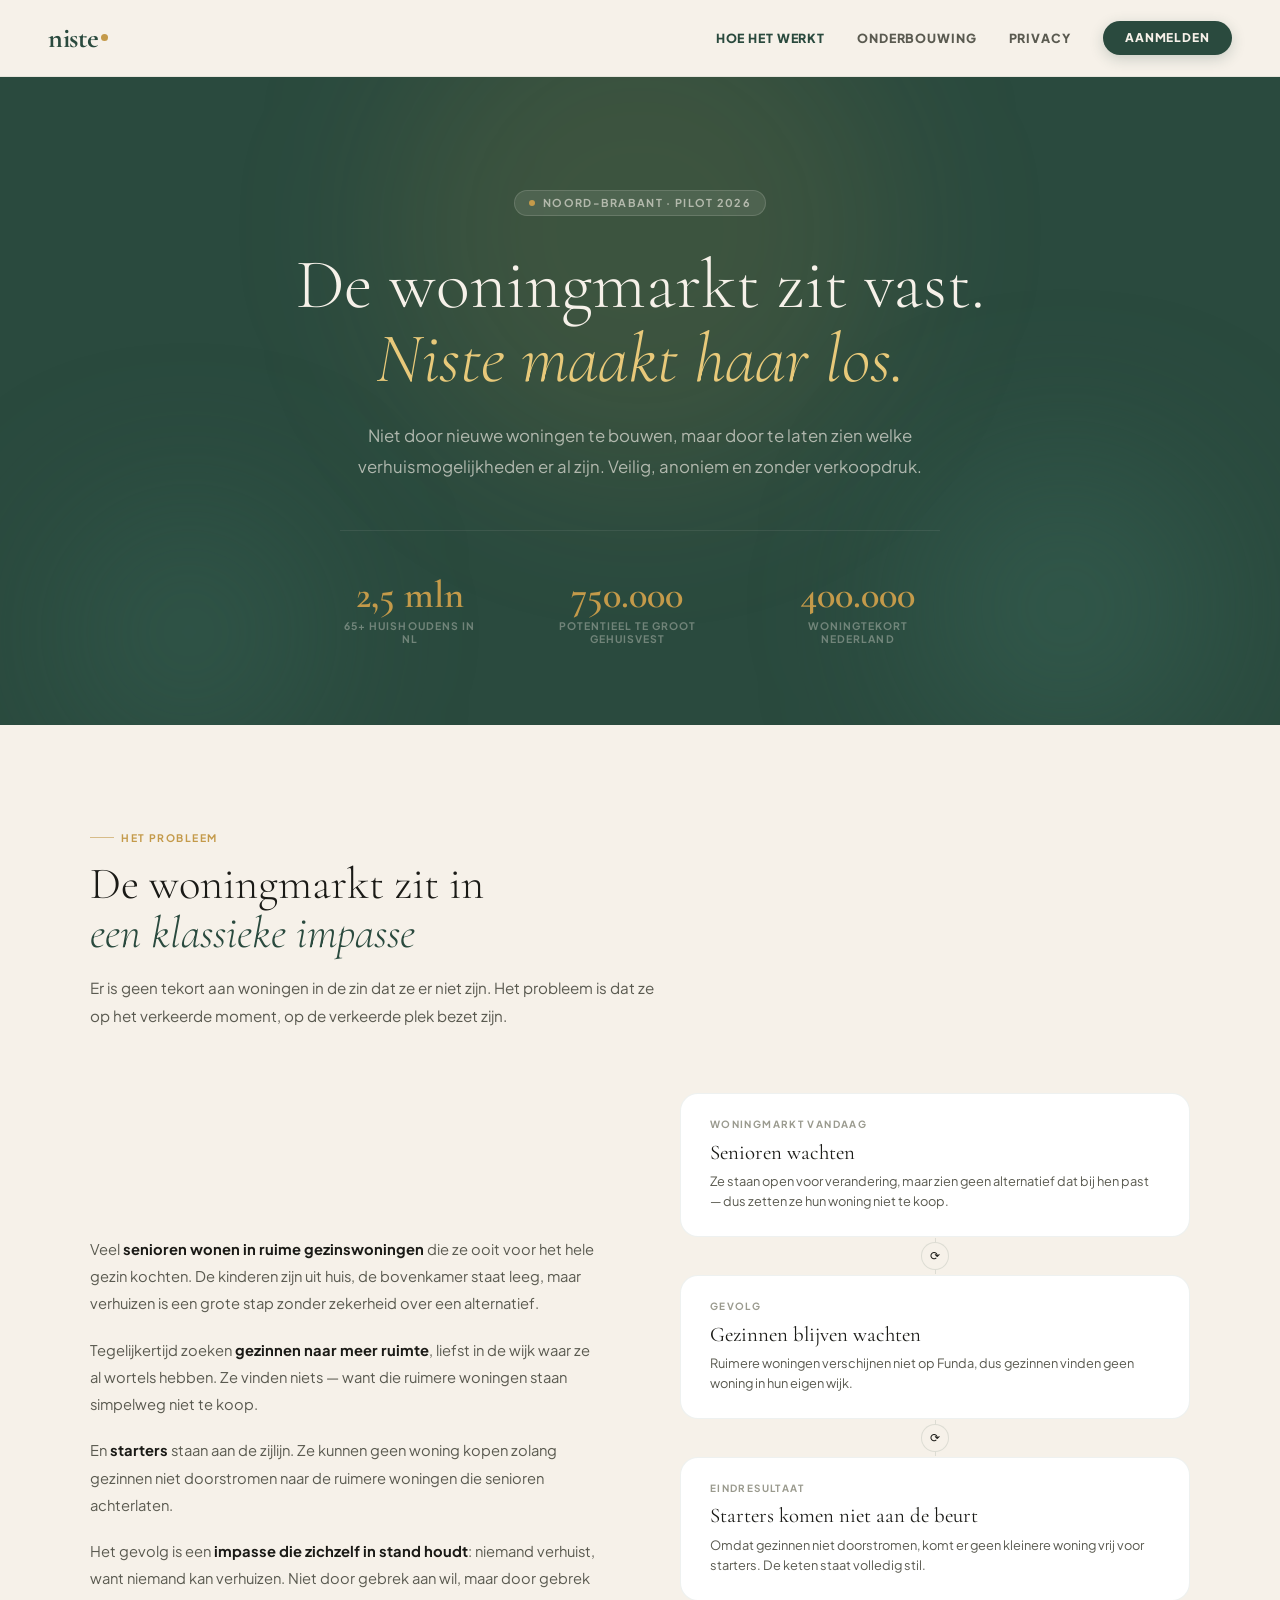
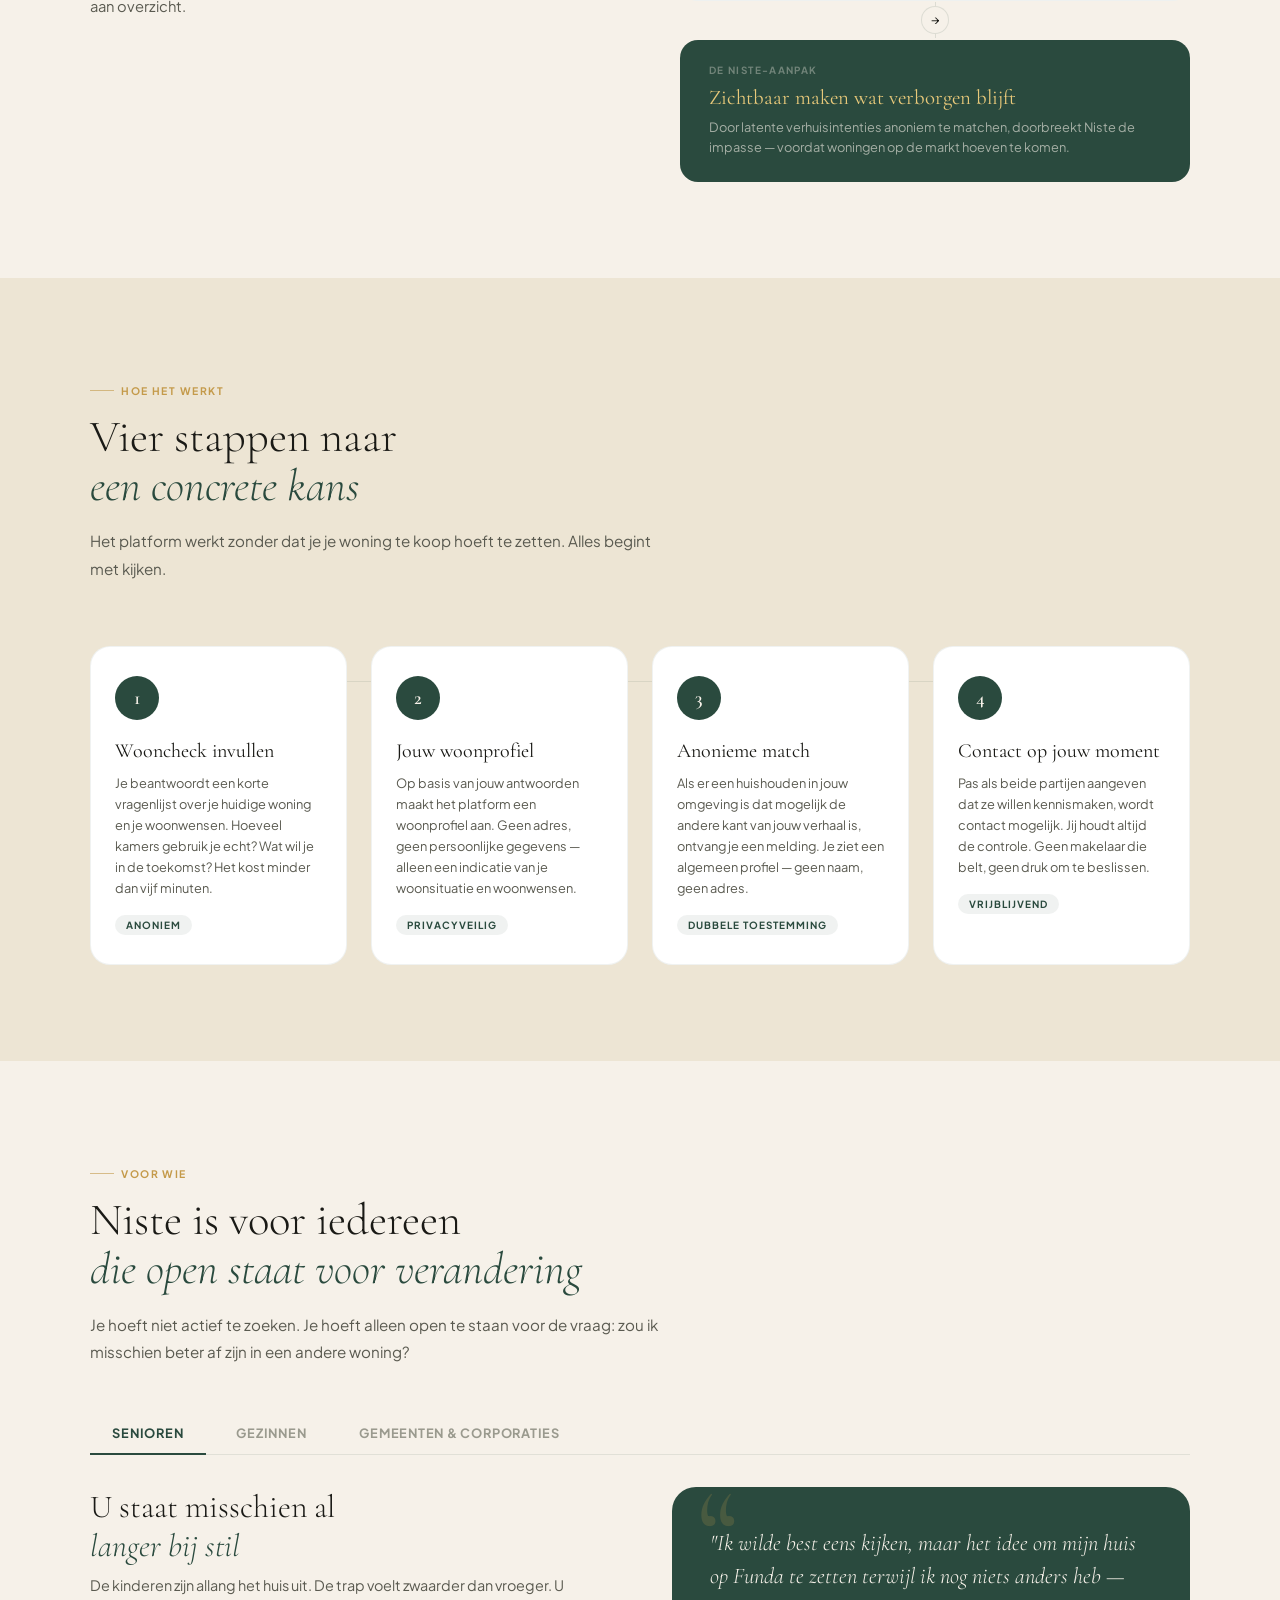
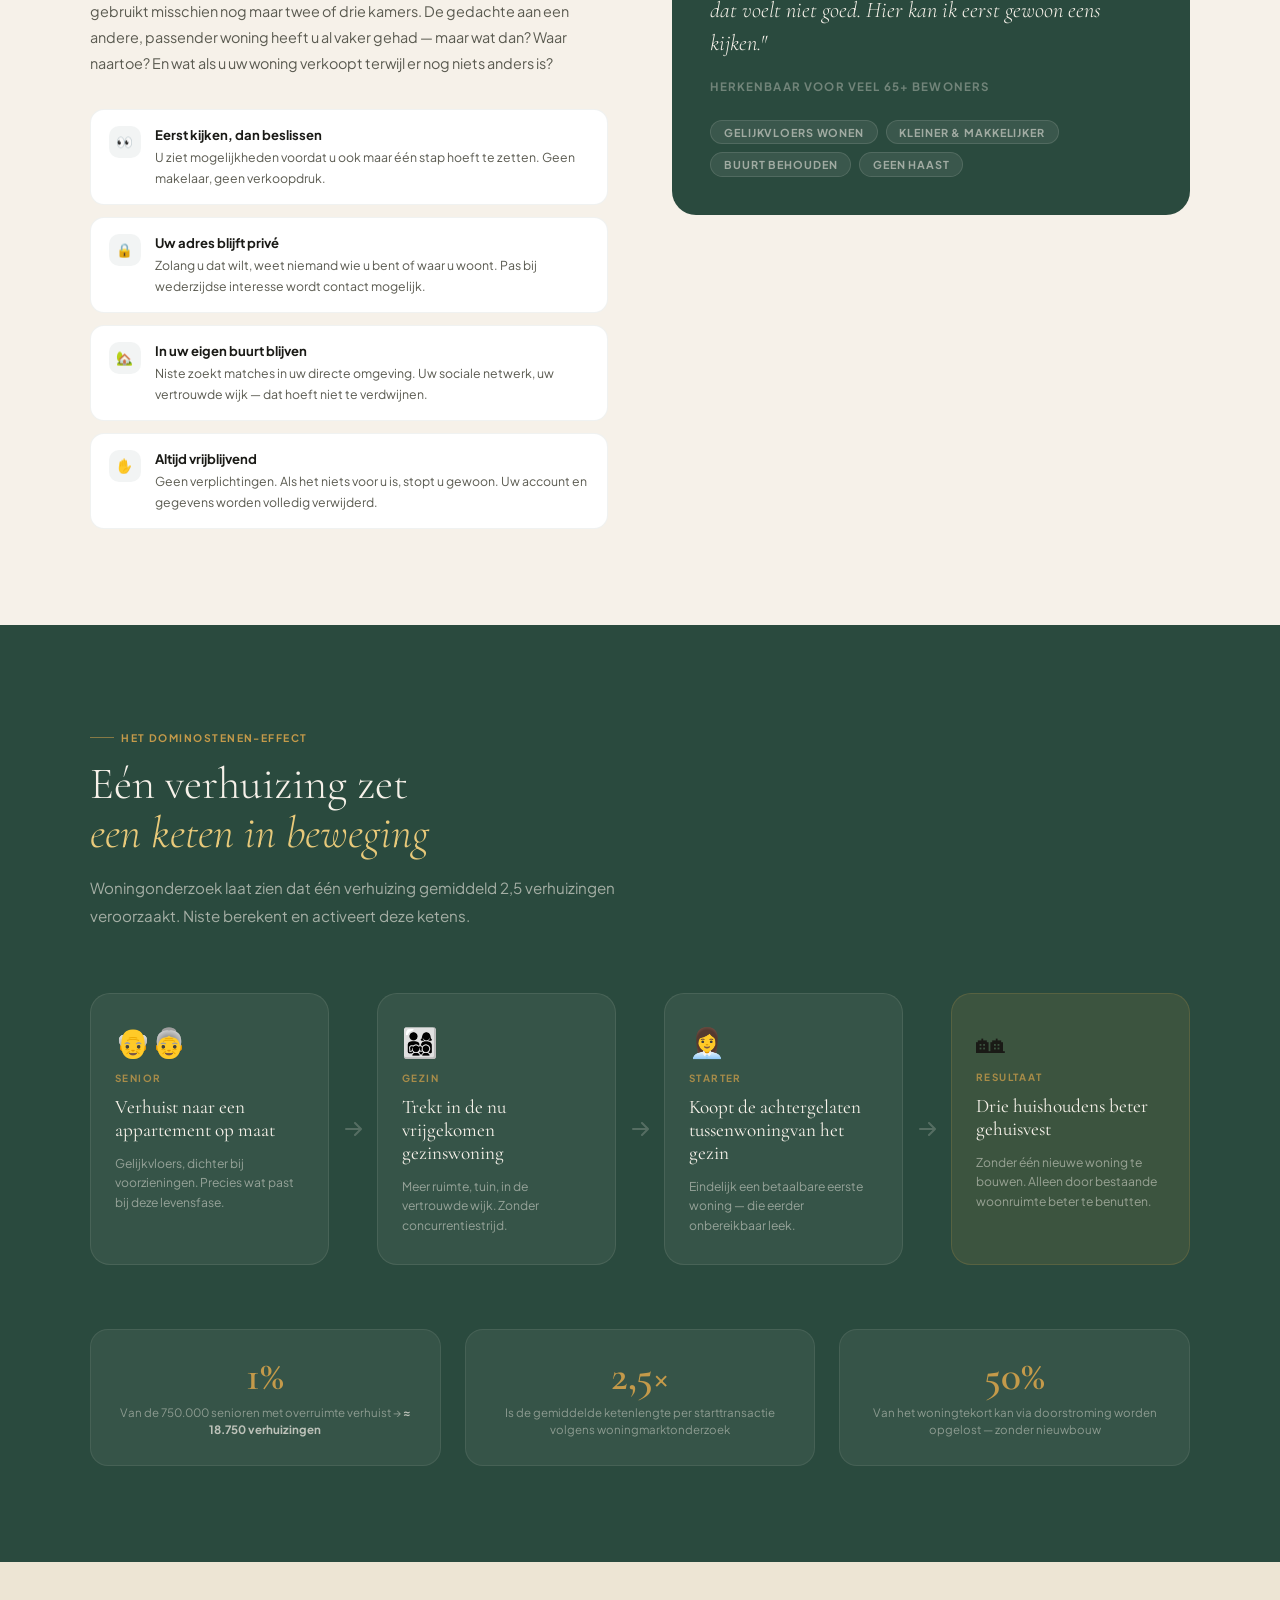
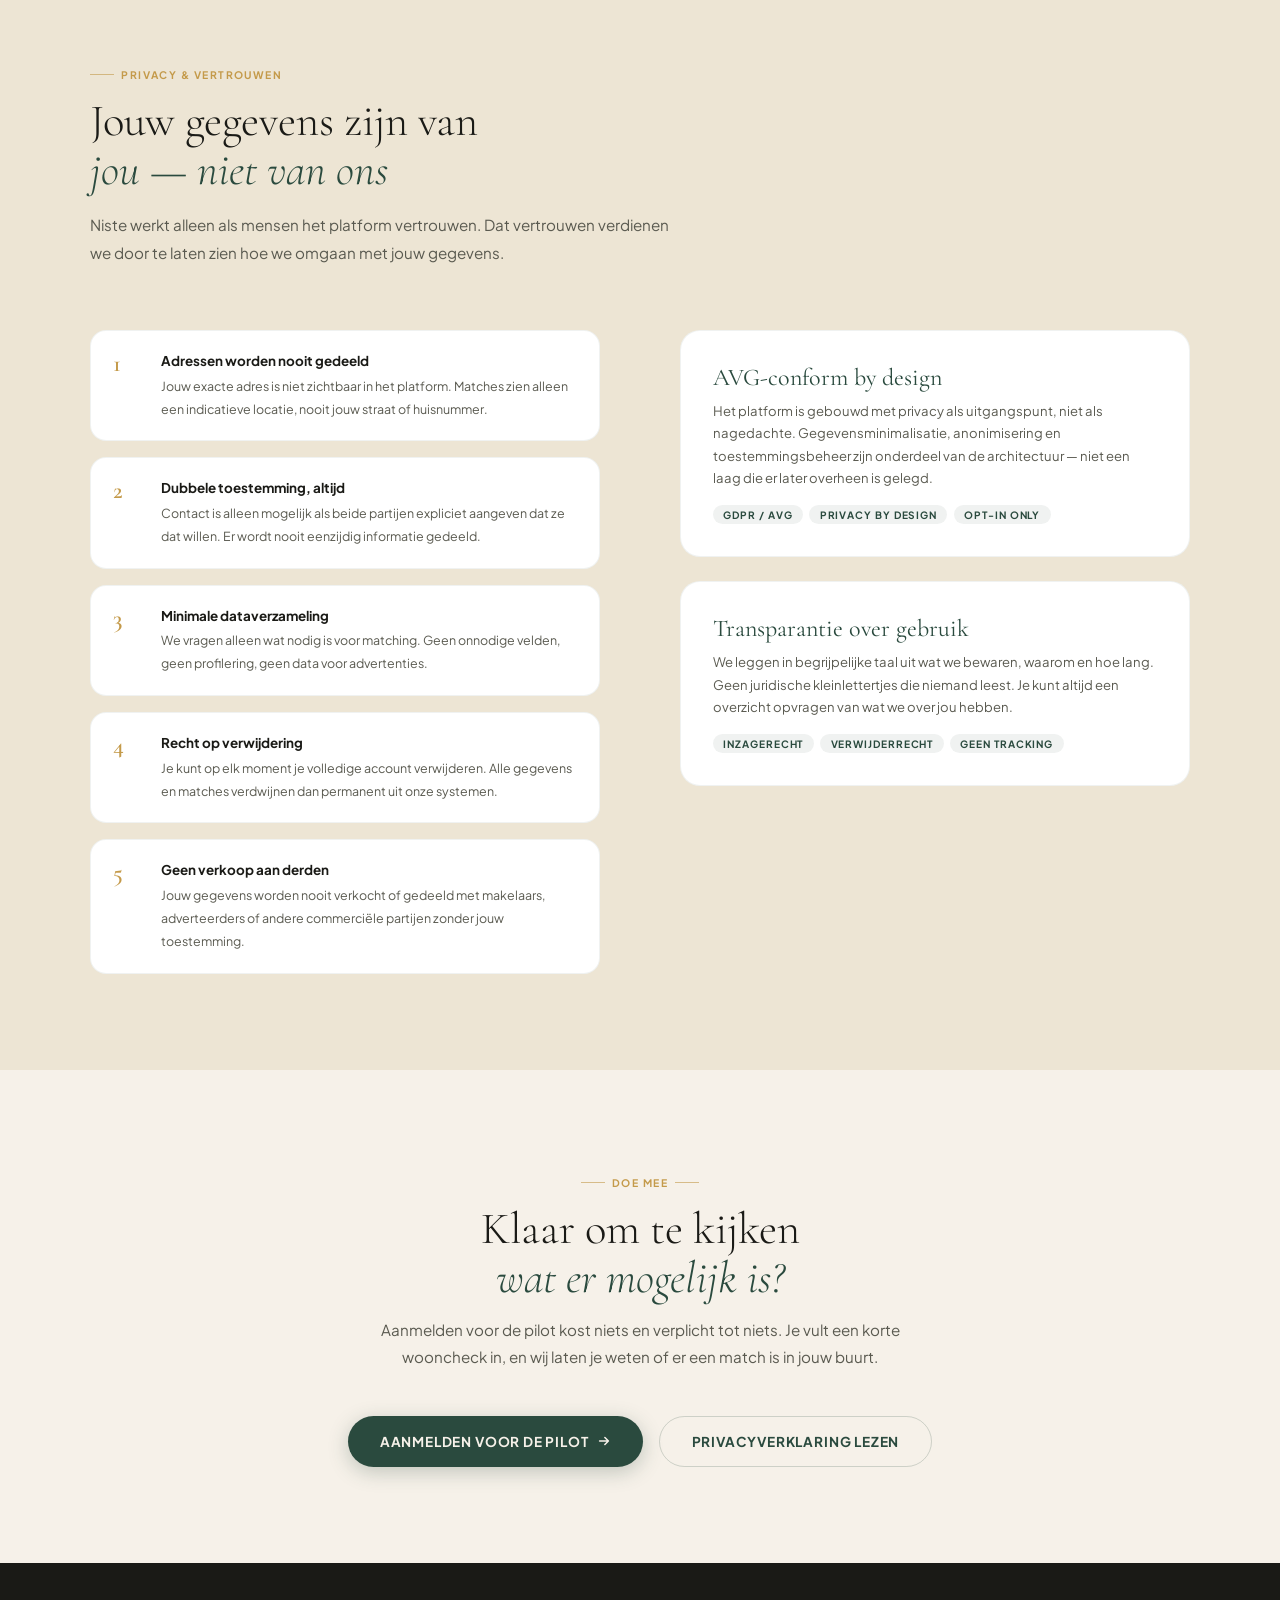
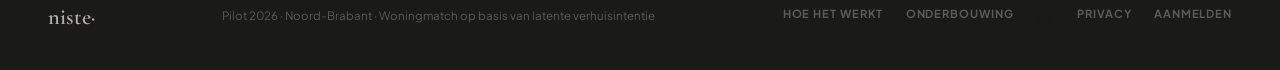
<file: index.html>
<!DOCTYPE html>
<html lang="nl">
<head>
  <meta charset="UTF-8">
  <meta name="viewport" content="width=device-width, initial-scale=1.0">
  <title>Hoe werkt Niste – Woningmatch voor iedereen</title>
  <link rel="preconnect" href="https://fonts.googleapis.com">
  <link rel="preconnect" href="https://fonts.gstatic.com" crossorigin>
  <link href="https://fonts.googleapis.com/css2?family=Cormorant+Garamond:ital,opsz,wght@0,9..144,300;0,9..144,400;0,9..144,600;1,9..144,300;1,9..144,500&family=Plus+Jakarta+Sans:wght@400;500;600;700&display=swap" rel="stylesheet">
  <style>
    *, *::before, *::after { box-sizing: border-box; margin: 0; padding: 0; }
    :root {
      --cream:  #F6F1E9;
      --warm:   #EDE5D4;
      --sand:   #D9CEBC;
      --forest: #2A4A3E;
      --moss:   #3D6B5C;
      --gold:   #C49A4A;
      --gold-lt:#E8C97A;
      --gold-pale: #F5EDD6;
      --rust:   #B85C38;
      --dark:   #1A1A16;
      --mid:    #5A5A50;
      --light:  #9A9A8E;
    }
    html { scroll-behavior: smooth; }
    body {
      font-family: 'Plus Jakarta Sans', sans-serif;
      background: var(--cream);
      color: var(--dark);
    }

    /* ── NAV ── */
    nav {
      display: flex; align-items: center; justify-content: space-between;
      padding: 1.3rem 3rem;
      border-bottom: 1px solid rgba(42,74,62,.08);
      background: rgba(246,241,233,.95);
      backdrop-filter: blur(20px);
      position: sticky; top: 0; z-index: 50;
    }
    .nav-logo {
      font-family: 'Cormorant Garamond', serif;
      font-size: 1.75rem; font-weight: 600;
      color: var(--forest); text-decoration: none;
      display: flex; align-items: center;
    }
    .logo-dot {
      width: 7px; height: 7px; border-radius: 50%;
      background: var(--gold); display: inline-block;
      animation: pulse 2.2s ease-in-out infinite; margin-left: 1px;
    }
    @keyframes pulse { 0%,100%{transform:scale(1);opacity:1} 50%{transform:scale(1.5);opacity:.6} }
    .nav-links {
      display: flex; align-items: center; gap: 2rem;
    }
    .nav-link {
      font-size: .78rem; font-weight: 700;
      letter-spacing: .06em; text-transform: uppercase;
      color: var(--mid); text-decoration: none;
      transition: color .2s;
    }
    .nav-link:hover { color: var(--forest); }
    .nav-link.active { color: var(--forest); }
    .nav-cta {
      background: var(--forest); color: var(--cream);
      border: none; border-radius: 100px;
      padding: .6rem 1.4rem;
      font-family: 'Plus Jakarta Sans', sans-serif;
      font-size: .75rem; font-weight: 700;
      letter-spacing: .07em; text-transform: uppercase;
      text-decoration: none;
      cursor: pointer; transition: background .2s, transform .2s;
      box-shadow: 0 4px 14px rgba(42,74,62,.22);
    }
    .nav-cta:hover { background: var(--moss); transform: translateY(-1px); }

    /* ── HERO ── */
    .hero {
      background: var(--forest);
      padding: 7rem 3rem 5rem;
      position: relative; overflow: hidden;
      text-align: center;
    }
    .hero-blob {
      position: absolute; border-radius: 50%;
      filter: blur(80px); pointer-events: none;
    }
    .hero-blob-1 {
      width: 500px; height: 500px;
      background: rgba(196,154,74,.12);
      top: -15%; left: 50%; transform: translateX(-50%);
    }
    .hero-blob-2 {
      width: 300px; height: 300px;
      background: rgba(61,107,92,.4);
      bottom: -5%; right: 5%;
    }
    .hero-blob-3 {
      width: 250px; height: 250px;
      background: rgba(61,107,92,.35);
      bottom: -5%; left: 5%;
    }
    .hero-eyebrow {
      display: inline-flex; align-items: center; gap: .5rem;
      background: rgba(246,241,233,.1);
      border: 1px solid rgba(246,241,233,.15);
      border-radius: 100px;
      padding: .35rem .9rem;
      font-size: .68rem; font-weight: 700;
      letter-spacing: .12em; text-transform: uppercase;
      color: rgba(246,241,233,.6);
      margin-bottom: 2rem;
      position: relative; z-index: 1;
    }
    .hero-dot { width: 6px; height: 6px; border-radius: 50%; background: var(--gold); }
    .hero h1 {
      font-family: 'Cormorant Garamond', serif;
      font-size: clamp(2.6rem, 5.5vw, 5rem);
      font-weight: 300; line-height: 1.05;
      color: var(--cream);
      max-width: 800px; margin: 0 auto 1.6rem;
      position: relative; z-index: 1;
    }
    .hero h1 em { font-style: italic; color: var(--gold-lt); }
    .hero-lead {
      font-size: clamp(.9rem, 1.5vw, 1.05rem);
      line-height: 1.8; color: rgba(246,241,233,.65);
      max-width: 600px; margin: 0 auto 3rem;
      position: relative; z-index: 1;
    }
    .hero-stat-row {
      display: flex; justify-content: center; gap: 3rem;
      position: relative; z-index: 1;
      padding-top: 2.8rem;
      border-top: 1px solid rgba(246,241,233,.08);
      max-width: 600px; margin: 0 auto;
    }
    .hero-stat-val {
      font-family: 'Cormorant Garamond', serif;
      font-size: 2.4rem; font-weight: 600;
      color: var(--gold); line-height: 1;
    }
    .hero-stat-lbl {
      font-size: .65rem; font-weight: 700;
      letter-spacing: .1em; text-transform: uppercase;
      color: rgba(246,241,233,.35); margin-top: .3rem;
    }

    /* ── SECTION CHROME ── */
    section { padding: 6rem 3rem; }
    .section-inner { max-width: 1100px; margin: 0 auto; }
    .section-eyebrow {
      display: inline-flex; align-items: center; gap: .45rem;
      font-size: .65rem; font-weight: 700;
      letter-spacing: .14em; text-transform: uppercase;
      color: var(--gold); margin-bottom: 1rem;
    }
    .section-eyebrow-line {
      width: 24px; height: 1px; background: var(--gold); opacity: .6;
    }
    .section-title {
      font-family: 'Cormorant Garamond', serif;
      font-size: clamp(2rem, 3.5vw, 3.2rem);
      font-weight: 300; line-height: 1.1;
      color: var(--dark); margin-bottom: 1rem;
    }
    .section-title em { font-style: italic; color: var(--forest); }
    .section-lead {
      font-size: .95rem; line-height: 1.8;
      color: var(--mid); max-width: 580px;
    }

    /* ── SECTION: PROBLEEM ── */
    .problem-section { background: var(--cream); }
    .problem-grid {
      display: grid;
      grid-template-columns: 1fr 1fr;
      gap: 5rem;
      align-items: center;
      margin-top: 4rem;
    }
    .problem-text-col {}
    .problem-text-col p {
      font-size: .92rem; line-height: 1.85;
      color: var(--mid); margin-bottom: 1.2rem;
    }
    .problem-text-col p strong { color: var(--dark); font-weight: 700; }

    .problem-visual {
      display: flex; flex-direction: column; gap: 1px;
    }
    .impasse-card {
      background: white;
      border: 1px solid rgba(42,74,62,.08);
      border-radius: 18px;
      padding: 1.5rem 1.8rem;
      position: relative;
    }
    .impasse-card-label {
      font-size: .62rem; font-weight: 700;
      letter-spacing: .14em; text-transform: uppercase;
      color: var(--light); margin-bottom: .6rem;
    }
    .impasse-card-title {
      font-family: 'Cormorant Garamond', serif;
      font-size: 1.3rem; font-weight: 400;
      color: var(--dark); margin-bottom: .4rem;
    }
    .impasse-card-body {
      font-size: .8rem; line-height: 1.6; color: var(--mid);
    }
    .impasse-connector {
      display: flex; align-items: center; justify-content: center;
      height: 36px; position: relative;
    }
    .impasse-connector::before {
      content: ''; position: absolute;
      top: 0; bottom: 0; left: 50%;
      width: 1px; background: rgba(42,74,62,.12);
    }
    .impasse-connector-icon {
      width: 28px; height: 28px;
      background: var(--cream);
      border: 1px solid rgba(42,74,62,.12);
      border-radius: 50%;
      display: flex; align-items: center; justify-content: center;
      font-size: .75rem; position: relative; z-index: 1;
    }
    .impasse-solution {
      background: var(--forest);
      border-radius: 18px; padding: 1.5rem 1.8rem;
      margin-top: 1px;
    }
    .impasse-solution .impasse-card-label { color: rgba(246,241,233,.35); }
    .impasse-solution .impasse-card-title { color: var(--gold-lt); }
    .impasse-solution .impasse-card-body { color: rgba(246,241,233,.6); }

    /* ── SECTION: HOE WERKT HET ── */
    .how-section { background: var(--warm); }
    .steps-grid {
      display: grid;
      grid-template-columns: repeat(4, 1fr);
      gap: 1.5rem;
      margin-top: 4rem;
      position: relative;
    }
    .steps-grid::before {
      content: '';
      position: absolute;
      top: 2.2rem; left: calc(12.5% + 1rem); right: calc(12.5% + 1rem);
      height: 1px; background: rgba(42,74,62,.1);
      z-index: 0;
    }
    .step-card {
      background: white;
      border: 1px solid rgba(42,74,62,.07);
      border-radius: 20px; padding: 1.8rem 1.5rem;
      position: relative; z-index: 1;
      transition: transform .25s, box-shadow .25s;
    }
    .step-card:hover { transform: translateY(-4px); box-shadow: 0 12px 32px rgba(42,74,62,.1); }
    .step-number {
      width: 44px; height: 44px; border-radius: 50%;
      background: var(--forest); color: var(--cream);
      display: flex; align-items: center; justify-content: center;
      font-family: 'Cormorant Garamond', serif;
      font-size: 1.2rem; font-weight: 600;
      margin-bottom: 1.2rem;
    }
    .step-title {
      font-family: 'Cormorant Garamond', serif;
      font-size: 1.25rem; font-weight: 400;
      color: var(--dark); margin-bottom: .6rem;
    }
    .step-body {
      font-size: .8rem; line-height: 1.65; color: var(--mid);
    }
    .step-tag {
      display: inline-block; margin-top: 1rem;
      background: rgba(42,74,62,.07);
      border-radius: 100px; padding: .25rem .7rem;
      font-size: .62rem; font-weight: 700;
      letter-spacing: .1em; text-transform: uppercase;
      color: var(--forest);
    }

    /* ── SECTION: VOOR WIE ── */
    .audience-section { background: var(--cream); }
    .audience-tabs {
      display: flex; gap: .5rem;
      margin: 3rem 0 2rem;
      border-bottom: 1px solid rgba(42,74,62,.1);
      padding-bottom: 0;
    }
    .audience-tab {
      padding: .75rem 1.4rem;
      border: none; background: transparent;
      font-family: 'Plus Jakarta Sans', sans-serif;
      font-size: .8rem; font-weight: 700;
      letter-spacing: .06em; text-transform: uppercase;
      color: var(--light); cursor: pointer;
      border-bottom: 2px solid transparent;
      margin-bottom: -1px;
      transition: all .2s;
    }
    .audience-tab.active {
      color: var(--forest);
      border-bottom-color: var(--forest);
    }
    .audience-panel { display: none; }
    .audience-panel.active { display: grid; grid-template-columns: 1fr 1fr; gap: 4rem; align-items: start; }

    .audience-text h3 {
      font-family: 'Cormorant Garamond', serif;
      font-size: 2rem; font-weight: 300;
      color: var(--dark); margin-bottom: .5rem;
    }
    .audience-text h3 em { font-style: italic; color: var(--forest); }
    .audience-text .audience-intro {
      font-size: .9rem; line-height: 1.8;
      color: var(--mid); margin-bottom: 2rem;
    }
    .audience-benefits {
      display: flex; flex-direction: column; gap: .75rem;
    }
    .benefit-row {
      display: flex; align-items: flex-start; gap: .9rem;
      padding: 1rem 1.1rem;
      background: white;
      border: 1px solid rgba(42,74,62,.07);
      border-radius: 14px;
    }
    .benefit-icon {
      width: 32px; height: 32px; border-radius: 10px;
      background: rgba(42,74,62,.06);
      display: flex; align-items: center; justify-content: center;
      font-size: .85rem; flex-shrink: 0;
    }
    .benefit-text strong {
      display: block; font-size: .82rem; font-weight: 700;
      color: var(--dark); margin-bottom: 2px;
    }
    .benefit-text span {
      font-size: .77rem; color: var(--mid); line-height: 1.5;
    }

    .audience-quote {
      background: var(--forest);
      border-radius: 24px; padding: 2.4rem;
      position: relative; overflow: hidden;
    }
    .audience-quote::before {
      content: '\201C';
      position: absolute; top: -1rem; left: 1.5rem;
      font-family: 'Cormorant Garamond', serif;
      font-size: 8rem; line-height: 1;
      color: rgba(196,154,74,.2); pointer-events: none;
    }
    .audience-quote-text {
      font-family: 'Cormorant Garamond', serif;
      font-size: 1.4rem; font-weight: 300;
      font-style: italic; line-height: 1.5;
      color: var(--cream); margin-bottom: 1.2rem;
      position: relative;
    }
    .audience-quote-source {
      font-size: .72rem; font-weight: 700;
      letter-spacing: .1em; text-transform: uppercase;
      color: rgba(246,241,233,.35);
    }
    .audience-quote-chips {
      display: flex; flex-wrap: wrap; gap: .5rem; margin-top: 1.6rem;
    }
    .audience-quote-chip {
      background: rgba(246,241,233,.08);
      border: 1px solid rgba(246,241,233,.12);
      border-radius: 100px; padding: .3rem .8rem;
      font-size: .68rem; font-weight: 700;
      letter-spacing: .08em; text-transform: uppercase;
      color: rgba(246,241,233,.55);
    }

    /* ── SECTION: DOORSTROOMKETEN ── */
    .chain-section { background: var(--forest); }
    .chain-section .section-title { color: var(--cream); }
    .chain-section .section-title em { color: var(--gold-lt); }
    .chain-section .section-lead { color: rgba(246,241,233,.6); }
    .chain-section .section-eyebrow { color: var(--gold); }

    .chain-visual {
      margin-top: 4rem;
      display: flex; align-items: stretch; gap: 0;
      overflow-x: auto; padding-bottom: 1rem;
    }
    .chain-node {
      flex: 1; min-width: 180px;
      background: rgba(246,241,233,.06);
      border: 1px solid rgba(246,241,233,.09);
      border-radius: 20px; padding: 1.8rem 1.5rem;
      display: flex; flex-direction: column;
      gap: .75rem;
    }
    .chain-node-emoji { font-size: 1.8rem; }
    .chain-node-who {
      font-size: .62rem; font-weight: 700;
      letter-spacing: .14em; text-transform: uppercase;
      color: var(--gold); opacity: .8;
    }
    .chain-node-label {
      font-family: 'Cormorant Garamond', serif;
      font-size: 1.2rem; color: var(--cream); line-height: 1.2;
    }
    .chain-node-desc {
      font-size: .76rem; line-height: 1.6;
      color: rgba(246,241,233,.5);
    }
    .chain-arrow {
      display: flex; align-items: center; justify-content: center;
      padding: 0 .75rem; flex-shrink: 0;
    }
    .chain-arrow svg { opacity: .35; }

    .chain-impact-row {
      display: grid; grid-template-columns: repeat(3, 1fr);
      gap: 1.5rem; margin-top: 3rem;
    }
    .chain-impact-card {
      background: rgba(246,241,233,.06);
      border: 1px solid rgba(246,241,233,.08);
      border-radius: 18px; padding: 1.6rem;
      text-align: center;
    }
    .chain-impact-val {
      font-family: 'Cormorant Garamond', serif;
      font-size: 2.6rem; font-weight: 600;
      color: var(--gold); line-height: 1; margin-bottom: .4rem;
    }
    .chain-impact-label {
      font-size: .72rem; line-height: 1.55;
      color: rgba(246,241,233,.45);
    }

    /* ── SECTION: PRIVACY ── */
    .privacy-section { background: var(--warm); }
    .privacy-grid {
      display: grid; grid-template-columns: 1fr 1fr;
      gap: 5rem; margin-top: 4rem; align-items: start;
    }
    .privacy-principles {
      display: flex; flex-direction: column; gap: 1rem;
    }
    .privacy-principle {
      display: flex; gap: 1.2rem; align-items: flex-start;
      padding: 1.3rem 1.4rem;
      background: white;
      border: 1px solid rgba(42,74,62,.07);
      border-radius: 16px;
    }
    .privacy-principle-num {
      font-family: 'Cormorant Garamond', serif;
      font-size: 1.5rem; font-weight: 600;
      color: var(--gold); line-height: 1;
      flex-shrink: 0; width: 28px;
    }
    .privacy-principle strong {
      display: block; font-size: .84rem; font-weight: 700;
      color: var(--dark); margin-bottom: .3rem;
    }
    .privacy-principle span {
      font-size: .78rem; line-height: 1.6; color: var(--mid);
    }
    .privacy-badges {
      display: flex; flex-direction: column; gap: 1.5rem;
      justify-content: center;
    }
    .privacy-badge-block {
      background: white;
      border: 1px solid rgba(42,74,62,.07);
      border-radius: 20px; padding: 2rem;
    }
    .privacy-badge-title {
      font-family: 'Cormorant Garamond', serif;
      font-size: 1.5rem; font-weight: 400;
      color: var(--forest); margin-bottom: .5rem;
    }
    .privacy-badge-body {
      font-size: .82rem; line-height: 1.7; color: var(--mid);
    }
    .privacy-badge-tags {
      display: flex; flex-wrap: wrap; gap: .4rem; margin-top: 1rem;
    }
    .privacy-badge-tag {
      background: rgba(42,74,62,.07);
      border-radius: 100px; padding: .22rem .65rem;
      font-size: .63rem; font-weight: 700;
      letter-spacing: .09em; text-transform: uppercase;
      color: var(--forest);
    }

    /* ── SECTION: CTA ── */
    .cta-section {
      background: var(--cream);
      padding: 6rem 3rem;
      text-align: center;
    }
    .cta-inner { max-width: 640px; margin: 0 auto; }
    .cta-inner .section-eyebrow { justify-content: center; }
    .cta-inner .section-title { text-align: center; margin-bottom: .8rem; }
    .cta-inner .section-lead {
      text-align: center; margin: 0 auto 2.8rem;
    }
    .cta-buttons {
      display: flex; gap: 1rem; justify-content: center; flex-wrap: wrap;
    }
    .btn-primary {
      background: var(--forest); color: var(--cream);
      border: none; border-radius: 100px;
      padding: 1rem 2rem;
      font-family: 'Plus Jakarta Sans', sans-serif;
      font-size: .85rem; font-weight: 700;
      letter-spacing: .06em; text-transform: uppercase;
      text-decoration: none; cursor: pointer;
      transition: background .2s, transform .2s, box-shadow .25s;
      box-shadow: 0 5px 20px rgba(42,74,62,.26);
      display: inline-flex; align-items: center; gap: .5rem;
    }
    .btn-primary:hover { background: var(--moss); transform: translateY(-2px); box-shadow: 0 10px 28px rgba(42,74,62,.32); }
    .btn-secondary {
      background: transparent; color: var(--forest);
      border: 1.5px solid rgba(42,74,62,.2);
      border-radius: 100px; padding: 1rem 2rem;
      font-family: 'Plus Jakarta Sans', sans-serif;
      font-size: .85rem; font-weight: 700;
      letter-spacing: .06em; text-transform: uppercase;
      text-decoration: none; cursor: pointer;
      transition: all .2s;
      display: inline-flex; align-items: center; gap: .5rem;
    }
    .btn-secondary:hover { border-color: var(--forest); background: rgba(42,74,62,.04); }

    /* ── FOOTER ── */
    footer {
      background: var(--dark);
      padding: 2.5rem 3rem;
      display: flex; align-items: center; justify-content: space-between;
      gap: 1rem; flex-wrap: wrap;
    }
    .footer-logo {
      font-family: 'Cormorant Garamond', serif;
      font-size: 1.4rem; font-weight: 600;
      color: rgba(246,241,233,.7); text-decoration: none;
    }
    .footer-meta {
      font-size: .72rem; color: rgba(246,241,233,.3);
      line-height: 1.6;
    }
    .footer-links {
      display: flex; gap: 1.4rem;
    }
    .footer-link {
      font-size: .7rem; font-weight: 700;
      letter-spacing: .08em; text-transform: uppercase;
      color: rgba(246,241,233,.3); text-decoration: none;
      transition: color .2s;
    }
    .footer-link:hover { color: rgba(246,241,233,.6); }

    /* ── RESPONSIVE ── */
    @media (max-width: 900px) {
      nav { padding: 1rem 1.4rem; }
      .nav-links { display: none; }
      section { padding: 4rem 1.4rem; }
      .hero { padding: 5rem 1.4rem 4rem; }
      .hero-stat-row { gap: 1.8rem; }
      .problem-grid,
      .privacy-grid { grid-template-columns: 1fr; gap: 2.5rem; }
      .audience-panel.active { grid-template-columns: 1fr; gap: 2rem; }
      .steps-grid {
        grid-template-columns: 1fr 1fr;
      }
      .steps-grid::before { display: none; }
      .chain-impact-row { grid-template-columns: 1fr; }
      .cta-section { padding: 4rem 1.4rem; }
      footer { padding: 2rem 1.4rem; }
      .footer-links { display: none; }
    }
    @media (max-width: 560px) {
      .steps-grid { grid-template-columns: 1fr; }
      .audience-tabs { overflow-x: auto; }
    }
  </style>
</head>
<body>
<div id="nav-root"></div>

<!-- ══════════════════════════════════════════════════
     HERO
══════════════════════════════════════════════════ -->
<section class="hero">
  <div class="hero-blob hero-blob-1"></div>
  <div class="hero-blob hero-blob-2"></div>
  <div class="hero-blob hero-blob-3"></div>

  <div class="hero-eyebrow">
    <span class="hero-dot"></span>
    Noord-Brabant · Pilot 2026
  </div>

  <h1>
    De woningmarkt zit vast.<br>
    <em>Niste maakt haar los.</em>
  </h1>

  <p class="hero-lead">
    Niet door nieuwe woningen te bouwen, maar door te laten zien welke verhuismogelijkheden er al zijn. Veilig, anoniem en zonder verkoopdruk.
  </p>

  <div class="hero-stat-row">
    <div>
      <div class="hero-stat-val">2,5 mln</div>
      <div class="hero-stat-lbl">65+ huishoudens in NL</div>
    </div>
    <div>
      <div class="hero-stat-val">750.000</div>
      <div class="hero-stat-lbl">Potentieel te groot gehuisvest</div>
    </div>
    <div>
      <div class="hero-stat-val">400.000</div>
      <div class="hero-stat-lbl">Woningtekort Nederland</div>
    </div>
  </div>
</section>


<!-- ══════════════════════════════════════════════════
     HET PROBLEEM
══════════════════════════════════════════════════ -->
<section class="problem-section">
  <div class="section-inner">
    <div class="section-eyebrow">
      <span class="section-eyebrow-line"></span>
      Het probleem
    </div>
    <h2 class="section-title">De woningmarkt zit in<br><em>een klassieke impasse</em></h2>
    <p class="section-lead">Er is geen tekort aan woningen in de zin dat ze er niet zijn. Het probleem is dat ze op het verkeerde moment, op de verkeerde plek bezet zijn.</p>

    <div class="problem-grid">
      <div class="problem-text-col">
        <p>Veel <strong>senioren wonen in ruime gezinswoningen</strong> die ze ooit voor het hele gezin kochten. De kinderen zijn uit huis, de bovenkamer staat leeg, maar verhuizen is een grote stap zonder zekerheid over een alternatief.</p>
        <p>Tegelijkertijd zoeken <strong>gezinnen naar meer ruimte</strong>, liefst in de wijk waar ze al wortels hebben. Ze vinden niets — want die ruimere woningen staan simpelweg niet te koop.</p>
        <p>En <strong>starters</strong> staan aan de zijlijn. Ze kunnen geen woning kopen zolang gezinnen niet doorstromen naar de ruimere woningen die senioren achterlaten.</p>
        <p>Het gevolg is een <strong>impasse die zichzelf in stand houdt</strong>: niemand verhuist, want niemand kan verhuizen. Niet door gebrek aan wil, maar door gebrek aan overzicht.</p>
      </div>

      <div class="problem-visual">
        <div class="impasse-card">
          <div class="impasse-card-label">Woningmarkt vandaag</div>
          <div class="impasse-card-title">Senioren wachten</div>
          <div class="impasse-card-body">Ze staan open voor verandering, maar zien geen alternatief dat bij hen past — dus zetten ze hun woning niet te koop.</div>
        </div>

        <div class="impasse-connector">
          <div class="impasse-connector-icon">⟳</div>
        </div>

        <div class="impasse-card">
          <div class="impasse-card-label">Gevolg</div>
          <div class="impasse-card-title">Gezinnen blijven wachten</div>
          <div class="impasse-card-body">Ruimere woningen verschijnen niet op Funda, dus gezinnen vinden geen woning in hun eigen wijk.</div>
        </div>

        <div class="impasse-connector">
          <div class="impasse-connector-icon">⟳</div>
        </div>

        <div class="impasse-card">
          <div class="impasse-card-label">Eindresultaat</div>
          <div class="impasse-card-title">Starters komen niet aan de beurt</div>
          <div class="impasse-card-body">Omdat gezinnen niet doorstromen, komt er geen kleinere woning vrij voor starters. De keten staat volledig stil.</div>
        </div>

        <div class="impasse-connector">
          <div class="impasse-connector-icon">→</div>
        </div>

        <div class="impasse-solution">
          <div class="impasse-card-label">De Niste-aanpak</div>
          <div class="impasse-card-title">Zichtbaar maken wat verborgen blijft</div>
          <div class="impasse-card-body">Door latente verhuisintenties anoniem te matchen, doorbreekt Niste de impasse — voordat woningen op de markt hoeven te komen.</div>
        </div>
      </div>
    </div>
  </div>
</section>


<!-- ══════════════════════════════════════════════════
     HOE WERKT HET
══════════════════════════════════════════════════ -->
<section class="how-section">
  <div class="section-inner">
    <div class="section-eyebrow">
      <span class="section-eyebrow-line"></span>
      Hoe het werkt
    </div>
    <h2 class="section-title">Vier stappen naar<br><em>een concrete kans</em></h2>
    <p class="section-lead">Het platform werkt zonder dat je je woning te koop hoeft te zetten. Alles begint met kijken.</p>

    <div class="steps-grid">

      <div class="step-card">
        <div class="step-number">1</div>
        <div class="step-title">Wooncheck invullen</div>
        <div class="step-body">Je beantwoordt een korte vragenlijst over je huidige woning en je woonwensen. Hoeveel kamers gebruik je echt? Wat wil je in de toekomst? Het kost minder dan vijf minuten.</div>
        <span class="step-tag">Anoniem</span>
      </div>

      <div class="step-card">
        <div class="step-number">2</div>
        <div class="step-title">Jouw woonprofiel</div>
        <div class="step-body">Op basis van jouw antwoorden maakt het platform een woonprofiel aan. Geen adres, geen persoonlijke gegevens — alleen een indicatie van je woonsituatie en woonwensen.</div>
        <span class="step-tag">Privacyveilig</span>
      </div>

      <div class="step-card">
        <div class="step-number">3</div>
        <div class="step-title">Anonieme match</div>
        <div class="step-body">Als er een huishouden in jouw omgeving is dat mogelijk de andere kant van jouw verhaal is, ontvang je een melding. Je ziet een algemeen profiel — geen naam, geen adres.</div>
        <span class="step-tag">Dubbele toestemming</span>
      </div>

      <div class="step-card">
        <div class="step-number">4</div>
        <div class="step-title">Contact op jouw moment</div>
        <div class="step-body">Pas als beide partijen aangeven dat ze willen kennismaken, wordt contact mogelijk. Jij houdt altijd de controle. Geen makelaar die belt, geen druk om te beslissen.</div>
        <span class="step-tag">Vrijblijvend</span>
      </div>

    </div>
  </div>
</section>


<!-- ══════════════════════════════════════════════════
     VOOR WIE
══════════════════════════════════════════════════ -->
<section class="audience-section">
  <div class="section-inner">
    <div class="section-eyebrow">
      <span class="section-eyebrow-line"></span>
      Voor wie
    </div>
    <h2 class="section-title">Niste is voor iedereen<br><em>die open staat voor verandering</em></h2>
    <p class="section-lead">Je hoeft niet actief te zoeken. Je hoeft alleen open te staan voor de vraag: zou ik misschien beter af zijn in een andere woning?</p>

    <!-- TABS -->
    <div class="audience-tabs">
      <button class="audience-tab active" onclick="showAudience('senior')">Senioren</button>
      <button class="audience-tab" onclick="showAudience('gezin')">Gezinnen</button>
      <button class="audience-tab" onclick="showAudience('gemeente')">Gemeenten &amp; corporaties</button>
    </div>

    <!-- ── SENIOR ── -->
    <div class="audience-panel active" id="panel-senior">
      <div class="audience-text">
        <h3>U staat misschien al<br><em>langer bij stil</em></h3>
        <p class="audience-intro">
          De kinderen zijn allang het huis uit. De trap voelt zwaarder dan vroeger. U gebruikt misschien nog maar twee of drie kamers. De gedachte aan een andere, passender woning heeft u al vaker gehad — maar wat dan? Waar naartoe? En wat als u uw woning verkoopt terwijl er nog niets anders is?
        </p>
        <div class="audience-benefits">
          <div class="benefit-row">
            <div class="benefit-icon">👀</div>
            <div class="benefit-text">
              <strong>Eerst kijken, dan beslissen</strong>
              <span>U ziet mogelijkheden voordat u ook maar één stap hoeft te zetten. Geen makelaar, geen verkoopdruk.</span>
            </div>
          </div>
          <div class="benefit-row">
            <div class="benefit-icon">🔒</div>
            <div class="benefit-text">
              <strong>Uw adres blijft privé</strong>
              <span>Zolang u dat wilt, weet niemand wie u bent of waar u woont. Pas bij wederzijdse interesse wordt contact mogelijk.</span>
            </div>
          </div>
          <div class="benefit-row">
            <div class="benefit-icon">🏡</div>
            <div class="benefit-text">
              <strong>In uw eigen buurt blijven</strong>
              <span>Niste zoekt matches in uw directe omgeving. Uw sociale netwerk, uw vertrouwde wijk — dat hoeft niet te verdwijnen.</span>
            </div>
          </div>
          <div class="benefit-row">
            <div class="benefit-icon">✋</div>
            <div class="benefit-text">
              <strong>Altijd vrijblijvend</strong>
              <span>Geen verplichtingen. Als het niets voor u is, stopt u gewoon. Uw account en gegevens worden volledig verwijderd.</span>
            </div>
          </div>
        </div>
      </div>
      <div class="audience-quote">
        <p class="audience-quote-text">
          "Ik wilde best eens kijken, maar het idee om mijn huis op Funda te zetten terwijl ik nog niets anders heb — dat voelt niet goed. Hier kan ik eerst gewoon eens kijken."
        </p>
        <div class="audience-quote-source">Herkenbaar voor veel 65+ bewoners</div>
        <div class="audience-quote-chips">
          <span class="audience-quote-chip">Gelijkvloers wonen</span>
          <span class="audience-quote-chip">Kleiner &amp; makkelijker</span>
          <span class="audience-quote-chip">Buurt behouden</span>
          <span class="audience-quote-chip">Geen haast</span>
        </div>
      </div>
    </div>

    <!-- ── GEZIN ── -->
    <div class="audience-panel" id="panel-gezin">
      <div class="audience-text">
        <h3>De woning die jullie<br><em>zoeken bestaat al</em></h3>
        <p class="audience-intro">
          Jullie gezin is gegroeid maar de woning niet mee. Jullie willen meer ruimte, een tuin, een extra kamer — maar het liefst blijven jullie in dezelfde wijk, bij dezelfde school, bij hetzelfde netwerk. Op Funda staat er niets. Toch zijn die woningen er wél. Ze staan alleen niet te koop — nog niet.
        </p>
        <div class="audience-benefits">
          <div class="benefit-row">
            <div class="benefit-icon">🔍</div>
            <div class="benefit-text">
              <strong>Woningen die nog niet op Funda staan</strong>
              <span>Niste legt contact met huishoudens die mogelijk open staan voor een verhuizing — voor ze hun woning te koop zetten.</span>
            </div>
          </div>
          <div class="benefit-row">
            <div class="benefit-icon">📍</div>
            <div class="benefit-text">
              <strong>In jouw eigen wijk</strong>
              <span>Matching gebeurt op basis van locatievoorkeuren. Zo vergroot je de kans op een woning dicht bij wat jullie kennen en waarderen.</span>
            </div>
          </div>
          <div class="benefit-row">
            <div class="benefit-icon">⚡</div>
            <div class="benefit-text">
              <strong>Geen concurrentiestrijd</strong>
              <span>Omdat de woning nog niet openbaar is, bied je niet mee op een overboden markt. Je praat direct met de bewoner.</span>
            </div>
          </div>
          <div class="benefit-row">
            <div class="benefit-icon">🤝</div>
            <div class="benefit-text">
              <strong>Alleen contact bij echte match</strong>
              <span>Je krijgt alleen een melding als er een reëel woonprofiel is dat bij jullie past. Geen loze suggesties.</span>
            </div>
          </div>
        </div>
      </div>
      <div class="audience-quote">
        <p class="audience-quote-text">
          "We zoeken al twee jaar naar iets groters in onze wijk. Op Funda staat nooit iets. We wisten niet dat we ook konden kijken naar woningen die misschien binnenkort beschikbaar komen."
        </p>
        <div class="audience-quote-source">Herkenbaar voor doorstromende gezinnen</div>
        <div class="audience-quote-chips">
          <span class="audience-quote-chip">Meer kamers</span>
          <span class="audience-quote-chip">Tuin of buitenruimte</span>
          <span class="audience-quote-chip">Zelfde school, zelfde buurt</span>
          <span class="audience-quote-chip">Pre-market</span>
        </div>
      </div>
    </div>

    <!-- ── GEMEENTE / CORPORATIE ── -->
    <div class="audience-panel" id="panel-gemeente">
      <div class="audience-text">
        <h3>Inzicht in wat<br><em>nog verborgen is</em></h3>
        <p class="audience-intro">
          Gemeenten en woningcorporaties zoeken naar manieren om de bestaande voorraad beter te benutten. Doorstroming staat hoog op de beleidsagenda — maar de data over latente verhuisbereidheid ontbreekt. Niste maakt zichtbaar wat er al is.
        </p>
        <div class="audience-benefits">
          <div class="benefit-row">
            <div class="benefit-icon">📊</div>
            <div class="benefit-text">
              <strong>Inzicht in woningmismatch per wijk</strong>
              <span>Het dashboard laat zien waar senioren met overruimte wonen en waar gezinnen ruimte tekortkomen — op wijkniveau.</span>
            </div>
          </div>
          <div class="benefit-row">
            <div class="benefit-icon">🗺</div>
            <div class="benefit-text">
              <strong>Heatmap van latente verhuisintentie</strong>
              <span>Visualiseer waar doorstroompotentieel het grootst is. Gebruik dat als onderbouwing voor woonbeleid en nieuwbouwplanning.</span>
            </div>
          </div>
          <div class="benefit-row">
            <div class="benefit-icon">🔗</div>
            <div class="benefit-text">
              <strong>Doorstroomketens in kaart brengen</strong>
              <span>Eén verhuizing zet gemiddeld 2,5 verhuizingen in gang. Niste berekent welke ketens in uw gemeente mogelijk zijn.</span>
            </div>
          </div>
          <div class="benefit-row">
            <div class="benefit-icon">📋</div>
            <div class="benefit-text">
              <strong>Pilot-instapmodel</strong>
              <span>Start met een afgebakende pilot in één wijk of gemeente. Geen langlopend contract, wel concrete data en resultaten.</span>
            </div>
          </div>
        </div>
      </div>
      <div class="audience-quote">
        <p class="audience-quote-text">
          "We weten dat er doorstroompotentieel is in onze gemeente, maar we hebben geen instrument om dat zichtbaar te maken. Dat is precies waar we behoefte aan hebben."
        </p>
        <div class="audience-quote-source">Herkenbaar voor woonbeleidsmedewerkers</div>
        <div class="audience-quote-chips">
          <span class="audience-quote-chip">Wijkrapportages</span>
          <span class="audience-quote-chip">AVG-conform</span>
          <span class="audience-quote-chip">B2G dashboard</span>
          <span class="audience-quote-chip">Pilotklaar</span>
        </div>
      </div>
    </div>

  </div>
</section>


<!-- ══════════════════════════════════════════════════
     DOORSTROOMKETEN
══════════════════════════════════════════════════ -->
<section class="chain-section">
  <div class="section-inner">
    <div class="section-eyebrow">
      <span class="section-eyebrow-line"></span>
      Het dominostenen-effect
    </div>
    <h2 class="section-title">Eén verhuizing zet<br><em>een keten in beweging</em></h2>
    <p class="section-lead">Woningonderzoek laat zien dat één verhuizing gemiddeld 2,5 verhuizingen veroorzaakt. Niste berekent en activeert deze ketens.</p>

    <div class="chain-visual">
      <div class="chain-node">
        <div class="chain-node-emoji">👴👵</div>
        <div class="chain-node-who">Senior</div>
        <div class="chain-node-label">Verhuist naar een appartement op maat</div>
        <div class="chain-node-desc">Gelijkvloers, dichter bij voorzieningen. Precies wat past bij deze levensfase.</div>
      </div>
      <div class="chain-arrow">
        <svg width="24" height="24" viewBox="0 0 24 24" fill="none">
          <path d="M5 12h14M14 6l6 6-6 6" stroke="rgba(246,241,233,.6)" stroke-width="2" stroke-linecap="round" stroke-linejoin="round"/>
        </svg>
      </div>
      <div class="chain-node">
        <div class="chain-node-emoji">👨‍👩‍👧‍👦</div>
        <div class="chain-node-who">Gezin</div>
        <div class="chain-node-label">Trekt in de nu vrijgekomen gezinswoning</div>
        <div class="chain-node-desc">Meer ruimte, tuin, in de vertrouwde wijk. Zonder concurrentiestrijd.</div>
      </div>
      <div class="chain-arrow">
        <svg width="24" height="24" viewBox="0 0 24 24" fill="none">
          <path d="M5 12h14M14 6l6 6-6 6" stroke="rgba(246,241,233,.6)" stroke-width="2" stroke-linecap="round" stroke-linejoin="round"/>
        </svg>
      </div>
      <div class="chain-node">
        <div class="chain-node-emoji">👩‍💼</div>
        <div class="chain-node-who">Starter</div>
        <div class="chain-node-label">Koopt de achtergelaten tussenwoningvan het gezin</div>
        <div class="chain-node-desc">Eindelijk een betaalbare eerste woning — die eerder onbereikbaar leek.</div>
      </div>
      <div class="chain-arrow">
        <svg width="24" height="24" viewBox="0 0 24 24" fill="none">
          <path d="M5 12h14M14 6l6 6-6 6" stroke="rgba(246,241,233,.6)" stroke-width="2" stroke-linecap="round" stroke-linejoin="round"/>
        </svg>
      </div>
      <div class="chain-node" style="background: rgba(196,154,74,.12); border-color: rgba(196,154,74,.2);">
        <div class="chain-node-emoji">🏘</div>
        <div class="chain-node-who">Resultaat</div>
        <div class="chain-node-label">Drie huishoudens beter gehuisvest</div>
        <div class="chain-node-desc">Zonder één nieuwe woning te bouwen. Alleen door bestaande woonruimte beter te benutten.</div>
      </div>
    </div>

    <div class="chain-impact-row">
      <div class="chain-impact-card">
        <div class="chain-impact-val">1%</div>
        <div class="chain-impact-label">Van de 750.000 senioren met overruimte verhuist → <strong style="color:rgba(246,241,233,.7)">≈ 18.750 verhuizingen</strong></div>
      </div>
      <div class="chain-impact-card">
        <div class="chain-impact-val">2,5×</div>
        <div class="chain-impact-label">Is de gemiddelde ketenlengte per starttransactie volgens woningmarktonderzoek</div>
      </div>
      <div class="chain-impact-card">
        <div class="chain-impact-val">50%</div>
        <div class="chain-impact-label">Van het woningtekort kan via doorstroming worden opgelost — zonder nieuwbouw</div>
      </div>
    </div>
  </div>
</section>


<!-- ══════════════════════════════════════════════════
     PRIVACY & VERTROUWEN
══════════════════════════════════════════════════ -->
<section class="privacy-section">
  <div class="section-inner">
    <div class="section-eyebrow">
      <span class="section-eyebrow-line"></span>
      Privacy &amp; vertrouwen
    </div>
    <h2 class="section-title">Jouw gegevens zijn van<br><em>jou — niet van ons</em></h2>
    <p class="section-lead">Niste werkt alleen als mensen het platform vertrouwen. Dat vertrouwen verdienen we door te laten zien hoe we omgaan met jouw gegevens.</p>

    <div class="privacy-grid">
      <div class="privacy-principles">

        <div class="privacy-principle">
          <div class="privacy-principle-num">1</div>
          <div>
            <strong>Adressen worden nooit gedeeld</strong>
            <span>Jouw exacte adres is niet zichtbaar in het platform. Matches zien alleen een indicatieve locatie, nooit jouw straat of huisnummer.</span>
          </div>
        </div>

        <div class="privacy-principle">
          <div class="privacy-principle-num">2</div>
          <div>
            <strong>Dubbele toestemming, altijd</strong>
            <span>Contact is alleen mogelijk als beide partijen expliciet aangeven dat ze dat willen. Er wordt nooit eenzijdig informatie gedeeld.</span>
          </div>
        </div>

        <div class="privacy-principle">
          <div class="privacy-principle-num">3</div>
          <div>
            <strong>Minimale dataverzameling</strong>
            <span>We vragen alleen wat nodig is voor matching. Geen onnodige velden, geen profilering, geen data voor advertenties.</span>
          </div>
        </div>

        <div class="privacy-principle">
          <div class="privacy-principle-num">4</div>
          <div>
            <strong>Recht op verwijdering</strong>
            <span>Je kunt op elk moment je volledige account verwijderen. Alle gegevens en matches verdwijnen dan permanent uit onze systemen.</span>
          </div>
        </div>

        <div class="privacy-principle">
          <div class="privacy-principle-num">5</div>
          <div>
            <strong>Geen verkoop aan derden</strong>
            <span>Jouw gegevens worden nooit verkocht of gedeeld met makelaars, adverteerders of andere commerciële partijen zonder jouw toestemming.</span>
          </div>
        </div>

      </div>

      <div class="privacy-badges">
        <div class="privacy-badge-block">
          <div class="privacy-badge-title">AVG-conform by design</div>
          <div class="privacy-badge-body">
            Het platform is gebouwd met privacy als uitgangspunt, niet als nagedachte. Gegevensminimalisatie, anonimisering en toestemmingsbeheer zijn onderdeel van de architectuur — niet een laag die er later overheen is gelegd.
          </div>
          <div class="privacy-badge-tags">
            <span class="privacy-badge-tag">GDPR / AVG</span>
            <span class="privacy-badge-tag">Privacy by design</span>
            <span class="privacy-badge-tag">Opt-in only</span>
          </div>
        </div>

        <div class="privacy-badge-block">
          <div class="privacy-badge-title">Transparantie over gebruik</div>
          <div class="privacy-badge-body">
            We leggen in begrijpelijke taal uit wat we bewaren, waarom en hoe lang. Geen juridische kleinlettertjes die niemand leest. Je kunt altijd een overzicht opvragen van wat we over jou hebben.
          </div>
          <div class="privacy-badge-tags">
            <span class="privacy-badge-tag">Inzagerecht</span>
            <span class="privacy-badge-tag">Verwijderrecht</span>
            <span class="privacy-badge-tag">Geen tracking</span>
          </div>
        </div>
      </div>
    </div>
  </div>
</section>


<!-- ══════════════════════════════════════════════════
     CTA
══════════════════════════════════════════════════ -->
<section class="cta-section">
  <div class="cta-inner">
    <div class="section-eyebrow" style="justify-content:center;">
      <span class="section-eyebrow-line"></span>
      Doe mee
      <span class="section-eyebrow-line"></span>
    </div>
    <h2 class="section-title">Klaar om te kijken<br><em>wat er mogelijk is?</em></h2>
    <p class="section-lead">
      Aanmelden voor de pilot kost niets en verplicht tot niets. Je vult een korte wooncheck in, en wij laten je weten of er een match is in jouw buurt.
    </p>
    <div class="cta-buttons">
      <a href="aanmelden.html" class="btn-primary">
        Aanmelden voor de pilot
        <svg width="14" height="14" viewBox="0 0 16 16" fill="none"><path d="M3 8h10M9 4l4 4-4 4" stroke="currentColor" stroke-width="1.8" stroke-linecap="round" stroke-linejoin="round"/></svg>
      </a>
      <a href="privacy.html" class="btn-secondary">
        Privacyverklaring lezen
      </a>
    </div>
  </div>
</section>


<!-- ── FOOTER ── -->
<footer>
  <a href="index.html" class="footer-logo">niste·</a>
  <p class="footer-meta">Pilot 2026 · Noord-Brabant · Woningmatch op basis van latente verhuisintentie</p>
  <div class="footer-links">
    <a href="over.html" class="footer-link">Hoe het werkt</a>
    <a href="onderbouwing.html" class="footer-link">Onderbouwing</a>a>
    <a href="privacy.html" class="footer-link">Privacy</a>
    <a href="aanmelden.html" class="footer-link">Aanmelden</a>
  </div>
</footer>


<!-- ── SCRIPTS ── -->
<script>
  function showAudience(id) {
    document.querySelectorAll('.audience-tab').forEach(t => t.classList.remove('active'));
    document.querySelectorAll('.audience-panel').forEach(p => p.classList.remove('active'));
    document.getElementById('panel-' + id).classList.add('active');
    event.target.classList.add('active');
  }
</script>
<script src="nav.js"></script>
</body>
</html>
</file>
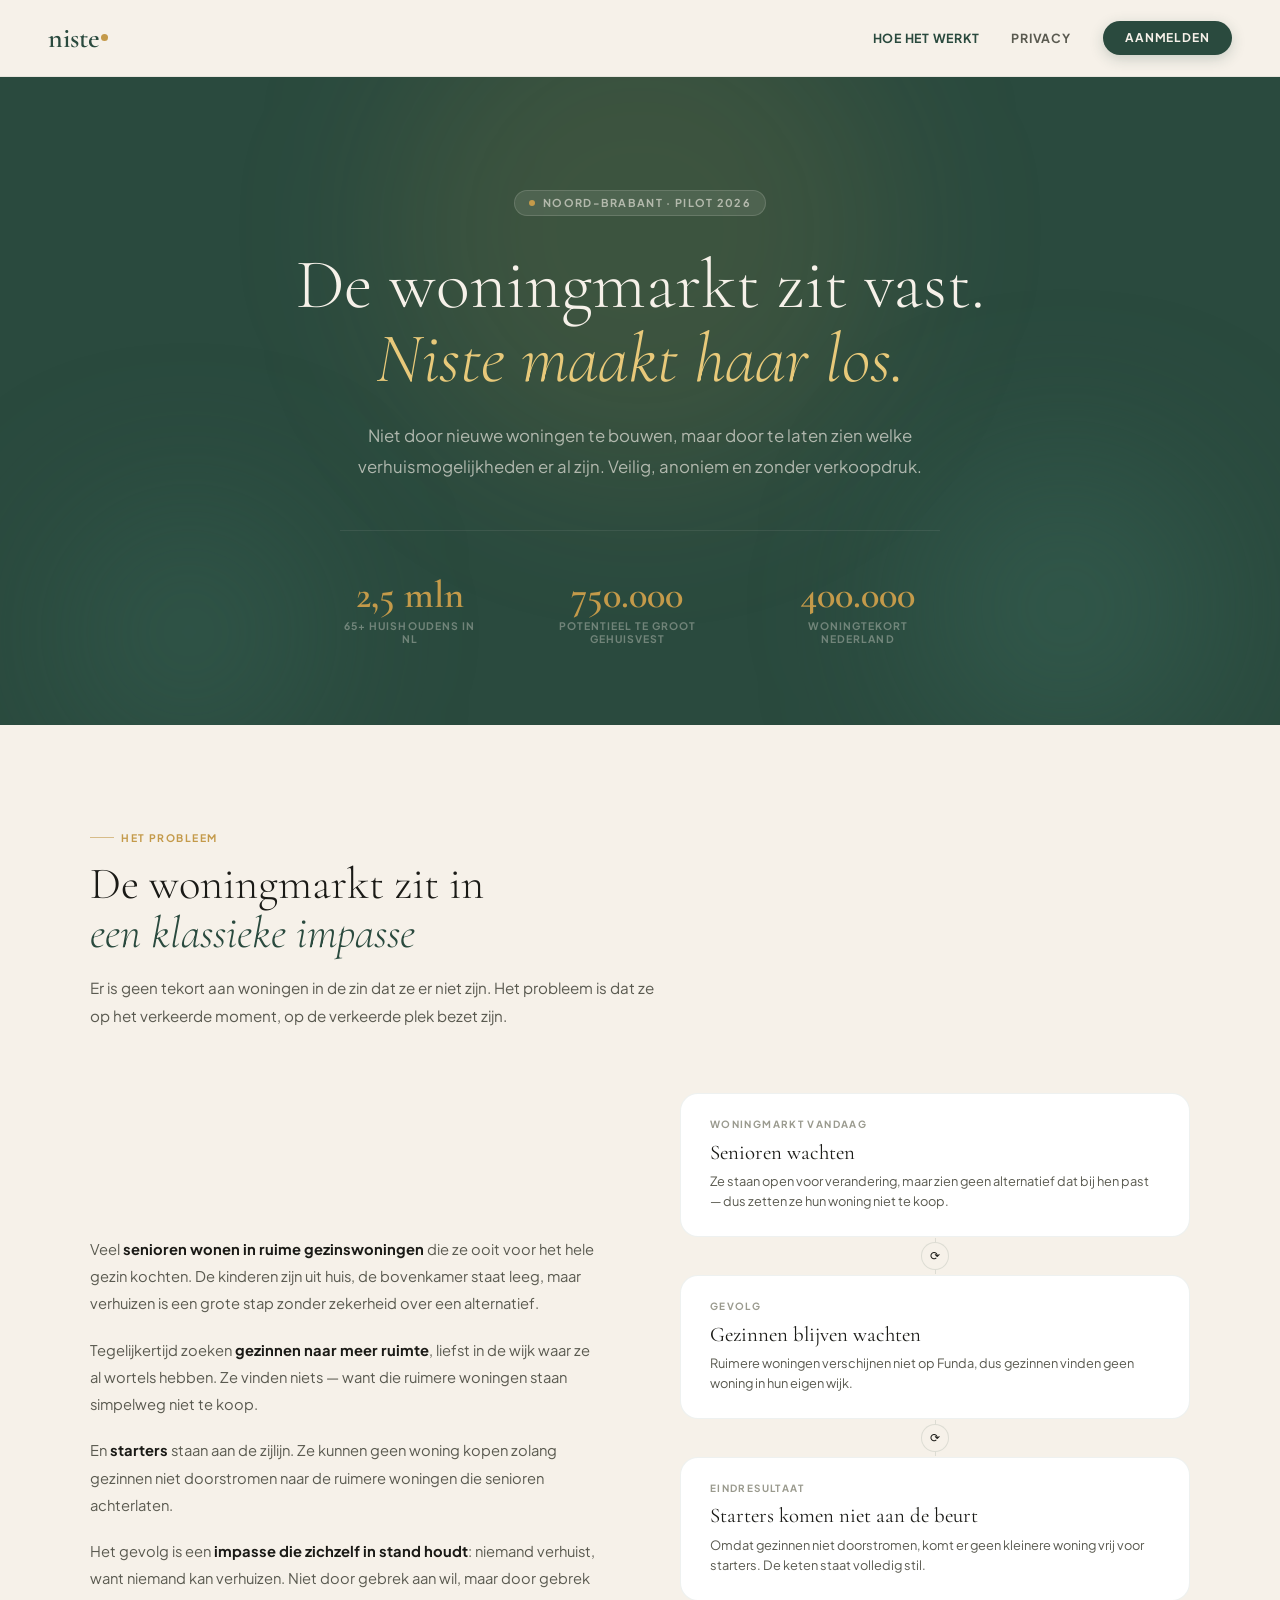
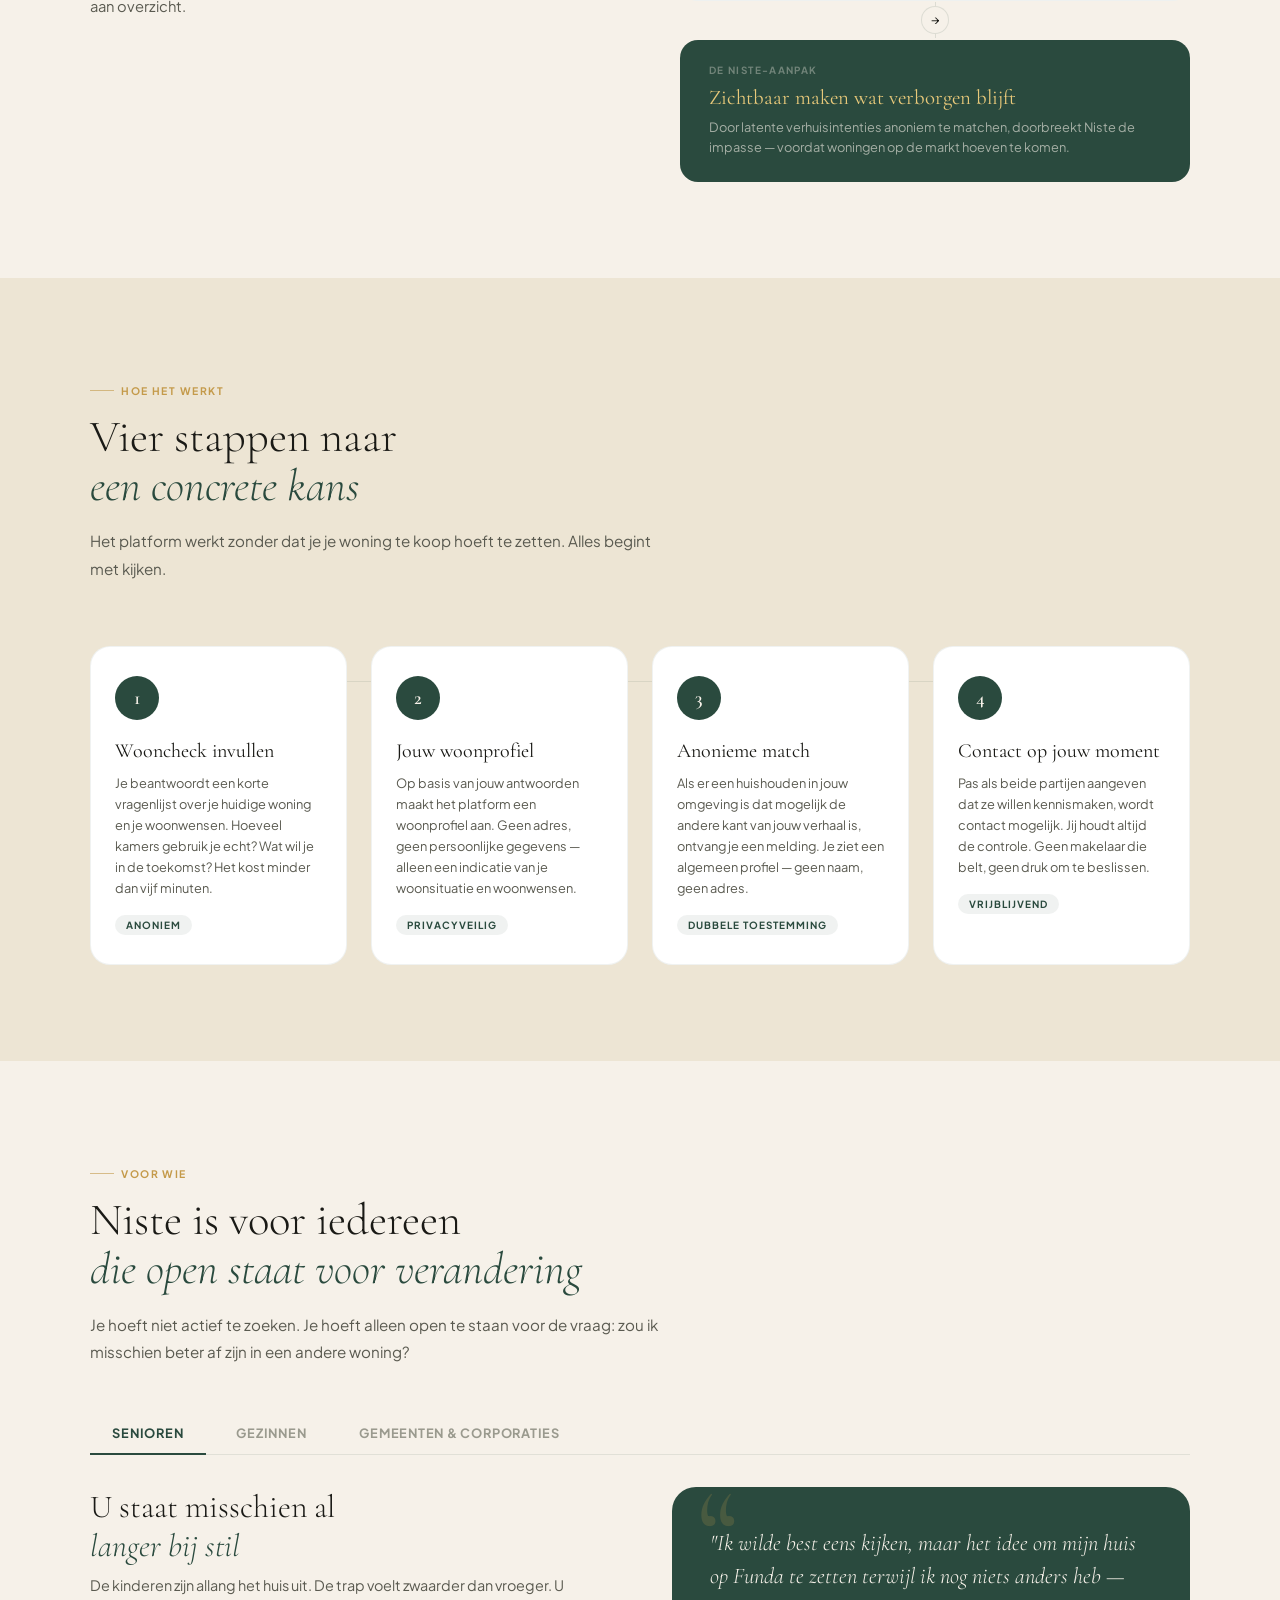
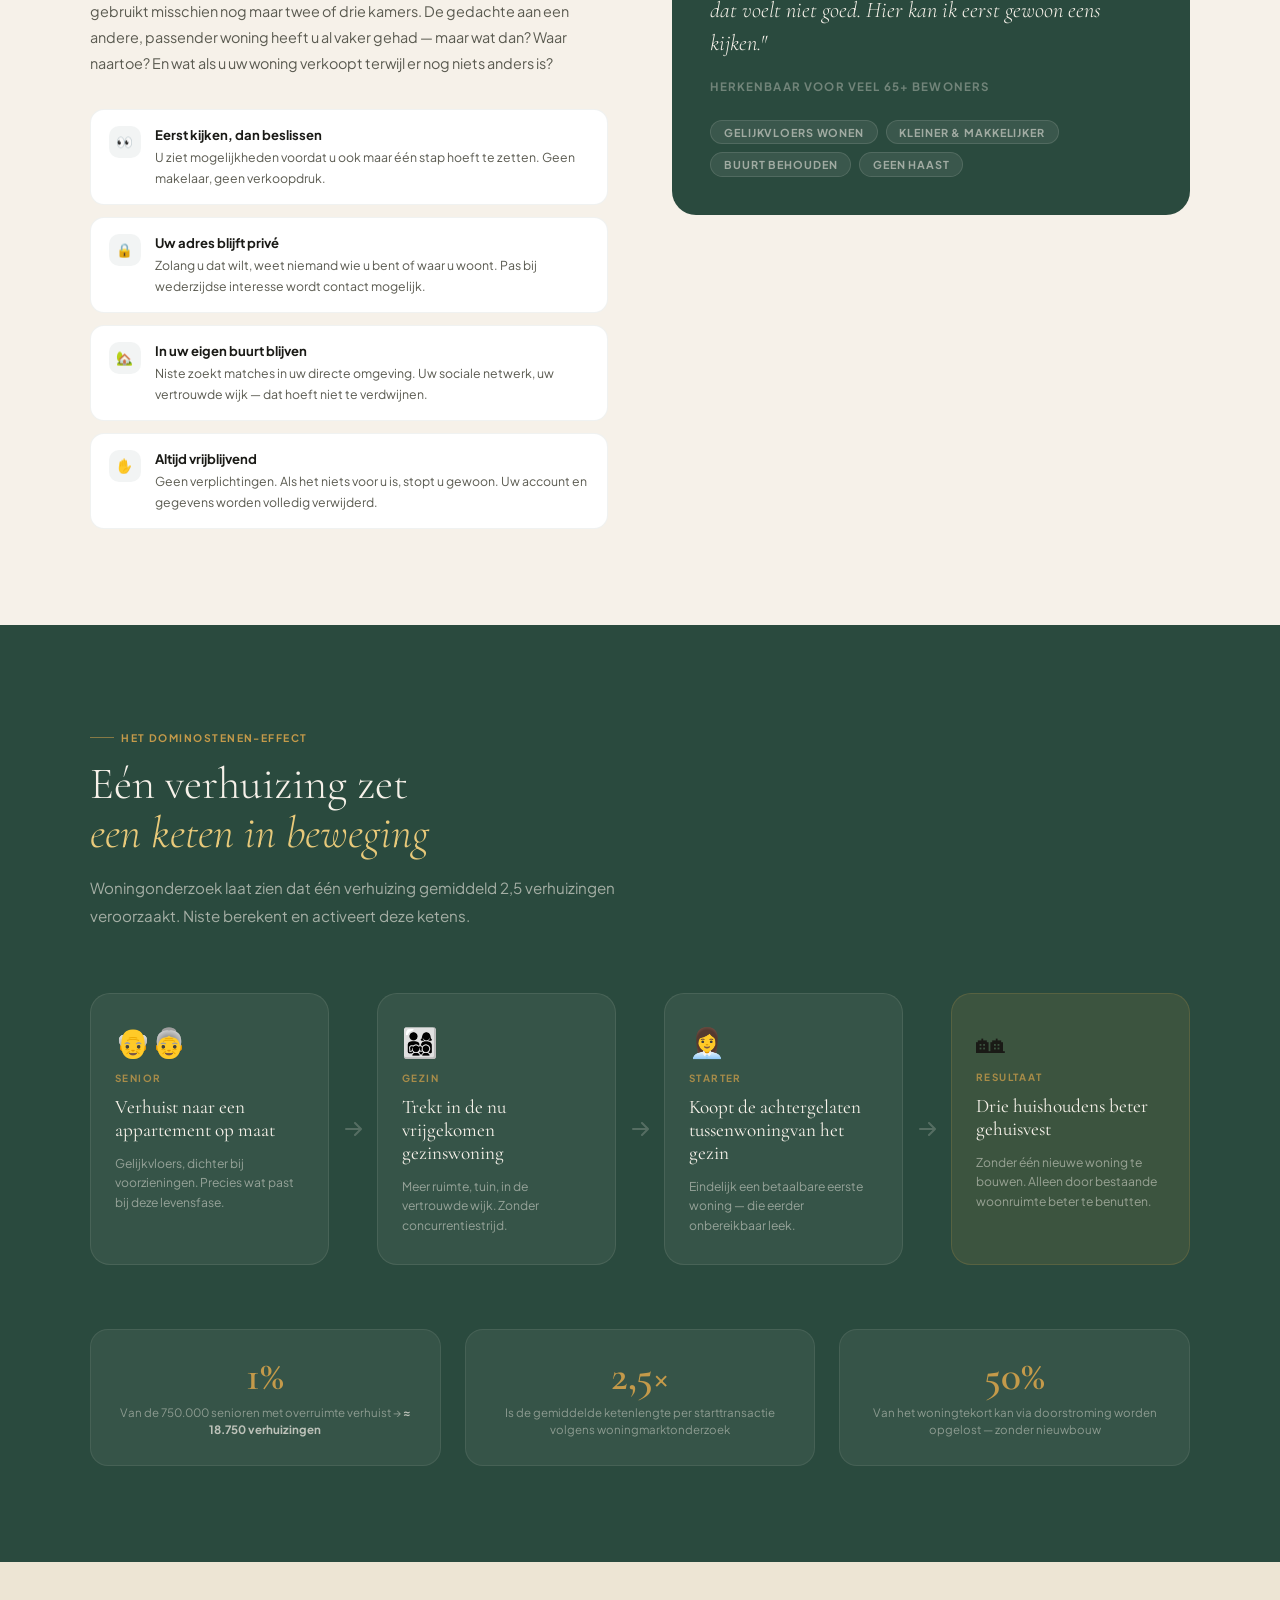
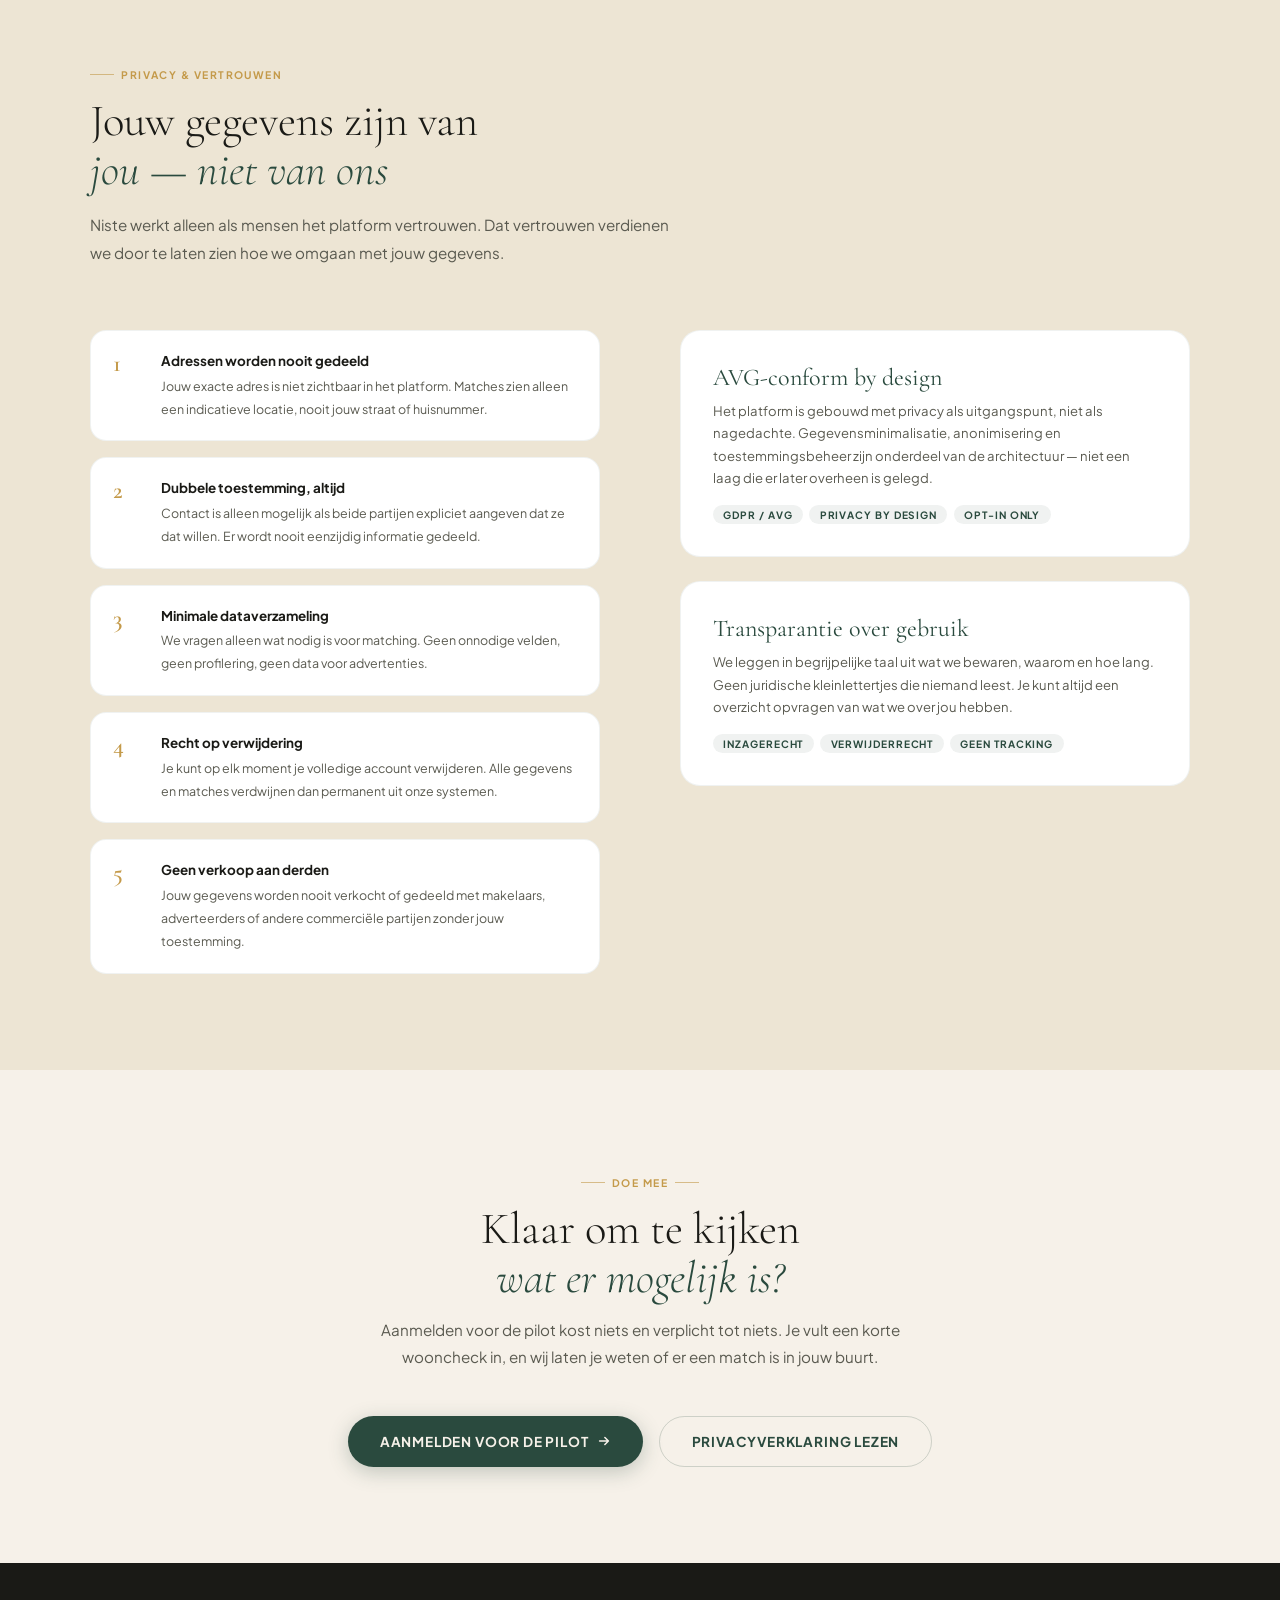
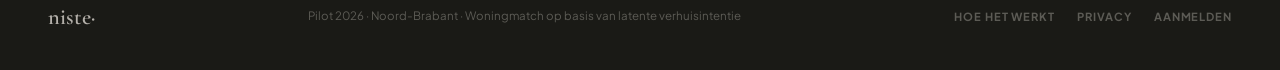
<file: over.html>
<!DOCTYPE html>
<html lang="nl">
<head>
  <meta charset="UTF-8">
  <meta name="viewport" content="width=device-width, initial-scale=1.0">
  <title>Hoe werkt Niste – Woningmatch voor iedereen</title>
  <link rel="preconnect" href="https://fonts.googleapis.com">
  <link rel="preconnect" href="https://fonts.gstatic.com" crossorigin>
  <link href="https://fonts.googleapis.com/css2?family=Cormorant+Garamond:ital,opsz,wght@0,9..144,300;0,9..144,400;0,9..144,600;1,9..144,300;1,9..144,500&family=Plus+Jakarta+Sans:wght@400;500;600;700&display=swap" rel="stylesheet">
  <style>
    *, *::before, *::after { box-sizing: border-box; margin: 0; padding: 0; }
    :root {
      --cream:  #F6F1E9;
      --warm:   #EDE5D4;
      --sand:   #D9CEBC;
      --forest: #2A4A3E;
      --moss:   #3D6B5C;
      --gold:   #C49A4A;
      --gold-lt:#E8C97A;
      --gold-pale: #F5EDD6;
      --rust:   #B85C38;
      --dark:   #1A1A16;
      --mid:    #5A5A50;
      --light:  #9A9A8E;
    }
    html { scroll-behavior: smooth; }
    body {
      font-family: 'Plus Jakarta Sans', sans-serif;
      background: var(--cream);
      color: var(--dark);
    }

    /* ── NAV ── */
    nav {
      display: flex; align-items: center; justify-content: space-between;
      padding: 1.3rem 3rem;
      border-bottom: 1px solid rgba(42,74,62,.08);
      background: rgba(246,241,233,.95);
      backdrop-filter: blur(20px);
      position: sticky; top: 0; z-index: 50;
    }
    .nav-logo {
      font-family: 'Cormorant Garamond', serif;
      font-size: 1.75rem; font-weight: 600;
      color: var(--forest); text-decoration: none;
      display: flex; align-items: center;
    }
    .logo-dot {
      width: 7px; height: 7px; border-radius: 50%;
      background: var(--gold); display: inline-block;
      animation: pulse 2.2s ease-in-out infinite; margin-left: 1px;
    }
    @keyframes pulse { 0%,100%{transform:scale(1);opacity:1} 50%{transform:scale(1.5);opacity:.6} }
    .nav-links {
      display: flex; align-items: center; gap: 2rem;
    }
    .nav-link {
      font-size: .78rem; font-weight: 700;
      letter-spacing: .06em; text-transform: uppercase;
      color: var(--mid); text-decoration: none;
      transition: color .2s;
    }
    .nav-link:hover { color: var(--forest); }
    .nav-link.active { color: var(--forest); }
    .nav-cta {
      background: var(--forest); color: var(--cream);
      border: none; border-radius: 100px;
      padding: .6rem 1.4rem;
      font-family: 'Plus Jakarta Sans', sans-serif;
      font-size: .75rem; font-weight: 700;
      letter-spacing: .07em; text-transform: uppercase;
      text-decoration: none;
      cursor: pointer; transition: background .2s, transform .2s;
      box-shadow: 0 4px 14px rgba(42,74,62,.22);
    }
    .nav-cta:hover { background: var(--moss); transform: translateY(-1px); }

    /* ── HERO ── */
    .hero {
      background: var(--forest);
      padding: 7rem 3rem 5rem;
      position: relative; overflow: hidden;
      text-align: center;
    }
    .hero-blob {
      position: absolute; border-radius: 50%;
      filter: blur(80px); pointer-events: none;
    }
    .hero-blob-1 {
      width: 500px; height: 500px;
      background: rgba(196,154,74,.12);
      top: -15%; left: 50%; transform: translateX(-50%);
    }
    .hero-blob-2 {
      width: 300px; height: 300px;
      background: rgba(61,107,92,.4);
      bottom: -5%; right: 5%;
    }
    .hero-blob-3 {
      width: 250px; height: 250px;
      background: rgba(61,107,92,.35);
      bottom: -5%; left: 5%;
    }
    .hero-eyebrow {
      display: inline-flex; align-items: center; gap: .5rem;
      background: rgba(246,241,233,.1);
      border: 1px solid rgba(246,241,233,.15);
      border-radius: 100px;
      padding: .35rem .9rem;
      font-size: .68rem; font-weight: 700;
      letter-spacing: .12em; text-transform: uppercase;
      color: rgba(246,241,233,.6);
      margin-bottom: 2rem;
      position: relative; z-index: 1;
    }
    .hero-dot { width: 6px; height: 6px; border-radius: 50%; background: var(--gold); }
    .hero h1 {
      font-family: 'Cormorant Garamond', serif;
      font-size: clamp(2.6rem, 5.5vw, 5rem);
      font-weight: 300; line-height: 1.05;
      color: var(--cream);
      max-width: 800px; margin: 0 auto 1.6rem;
      position: relative; z-index: 1;
    }
    .hero h1 em { font-style: italic; color: var(--gold-lt); }
    .hero-lead {
      font-size: clamp(.9rem, 1.5vw, 1.05rem);
      line-height: 1.8; color: rgba(246,241,233,.65);
      max-width: 600px; margin: 0 auto 3rem;
      position: relative; z-index: 1;
    }
    .hero-stat-row {
      display: flex; justify-content: center; gap: 3rem;
      position: relative; z-index: 1;
      padding-top: 2.8rem;
      border-top: 1px solid rgba(246,241,233,.08);
      max-width: 600px; margin: 0 auto;
    }
    .hero-stat-val {
      font-family: 'Cormorant Garamond', serif;
      font-size: 2.4rem; font-weight: 600;
      color: var(--gold); line-height: 1;
    }
    .hero-stat-lbl {
      font-size: .65rem; font-weight: 700;
      letter-spacing: .1em; text-transform: uppercase;
      color: rgba(246,241,233,.35); margin-top: .3rem;
    }

    /* ── SECTION CHROME ── */
    section { padding: 6rem 3rem; }
    .section-inner { max-width: 1100px; margin: 0 auto; }
    .section-eyebrow {
      display: inline-flex; align-items: center; gap: .45rem;
      font-size: .65rem; font-weight: 700;
      letter-spacing: .14em; text-transform: uppercase;
      color: var(--gold); margin-bottom: 1rem;
    }
    .section-eyebrow-line {
      width: 24px; height: 1px; background: var(--gold); opacity: .6;
    }
    .section-title {
      font-family: 'Cormorant Garamond', serif;
      font-size: clamp(2rem, 3.5vw, 3.2rem);
      font-weight: 300; line-height: 1.1;
      color: var(--dark); margin-bottom: 1rem;
    }
    .section-title em { font-style: italic; color: var(--forest); }
    .section-lead {
      font-size: .95rem; line-height: 1.8;
      color: var(--mid); max-width: 580px;
    }

    /* ── SECTION: PROBLEEM ── */
    .problem-section { background: var(--cream); }
    .problem-grid {
      display: grid;
      grid-template-columns: 1fr 1fr;
      gap: 5rem;
      align-items: center;
      margin-top: 4rem;
    }
    .problem-text-col {}
    .problem-text-col p {
      font-size: .92rem; line-height: 1.85;
      color: var(--mid); margin-bottom: 1.2rem;
    }
    .problem-text-col p strong { color: var(--dark); font-weight: 700; }

    .problem-visual {
      display: flex; flex-direction: column; gap: 1px;
    }
    .impasse-card {
      background: white;
      border: 1px solid rgba(42,74,62,.08);
      border-radius: 18px;
      padding: 1.5rem 1.8rem;
      position: relative;
    }
    .impasse-card-label {
      font-size: .62rem; font-weight: 700;
      letter-spacing: .14em; text-transform: uppercase;
      color: var(--light); margin-bottom: .6rem;
    }
    .impasse-card-title {
      font-family: 'Cormorant Garamond', serif;
      font-size: 1.3rem; font-weight: 400;
      color: var(--dark); margin-bottom: .4rem;
    }
    .impasse-card-body {
      font-size: .8rem; line-height: 1.6; color: var(--mid);
    }
    .impasse-connector {
      display: flex; align-items: center; justify-content: center;
      height: 36px; position: relative;
    }
    .impasse-connector::before {
      content: ''; position: absolute;
      top: 0; bottom: 0; left: 50%;
      width: 1px; background: rgba(42,74,62,.12);
    }
    .impasse-connector-icon {
      width: 28px; height: 28px;
      background: var(--cream);
      border: 1px solid rgba(42,74,62,.12);
      border-radius: 50%;
      display: flex; align-items: center; justify-content: center;
      font-size: .75rem; position: relative; z-index: 1;
    }
    .impasse-solution {
      background: var(--forest);
      border-radius: 18px; padding: 1.5rem 1.8rem;
      margin-top: 1px;
    }
    .impasse-solution .impasse-card-label { color: rgba(246,241,233,.35); }
    .impasse-solution .impasse-card-title { color: var(--gold-lt); }
    .impasse-solution .impasse-card-body { color: rgba(246,241,233,.6); }

    /* ── SECTION: HOE WERKT HET ── */
    .how-section { background: var(--warm); }
    .steps-grid {
      display: grid;
      grid-template-columns: repeat(4, 1fr);
      gap: 1.5rem;
      margin-top: 4rem;
      position: relative;
    }
    .steps-grid::before {
      content: '';
      position: absolute;
      top: 2.2rem; left: calc(12.5% + 1rem); right: calc(12.5% + 1rem);
      height: 1px; background: rgba(42,74,62,.1);
      z-index: 0;
    }
    .step-card {
      background: white;
      border: 1px solid rgba(42,74,62,.07);
      border-radius: 20px; padding: 1.8rem 1.5rem;
      position: relative; z-index: 1;
      transition: transform .25s, box-shadow .25s;
    }
    .step-card:hover { transform: translateY(-4px); box-shadow: 0 12px 32px rgba(42,74,62,.1); }
    .step-number {
      width: 44px; height: 44px; border-radius: 50%;
      background: var(--forest); color: var(--cream);
      display: flex; align-items: center; justify-content: center;
      font-family: 'Cormorant Garamond', serif;
      font-size: 1.2rem; font-weight: 600;
      margin-bottom: 1.2rem;
    }
    .step-title {
      font-family: 'Cormorant Garamond', serif;
      font-size: 1.25rem; font-weight: 400;
      color: var(--dark); margin-bottom: .6rem;
    }
    .step-body {
      font-size: .8rem; line-height: 1.65; color: var(--mid);
    }
    .step-tag {
      display: inline-block; margin-top: 1rem;
      background: rgba(42,74,62,.07);
      border-radius: 100px; padding: .25rem .7rem;
      font-size: .62rem; font-weight: 700;
      letter-spacing: .1em; text-transform: uppercase;
      color: var(--forest);
    }

    /* ── SECTION: VOOR WIE ── */
    .audience-section { background: var(--cream); }
    .audience-tabs {
      display: flex; gap: .5rem;
      margin: 3rem 0 2rem;
      border-bottom: 1px solid rgba(42,74,62,.1);
      padding-bottom: 0;
    }
    .audience-tab {
      padding: .75rem 1.4rem;
      border: none; background: transparent;
      font-family: 'Plus Jakarta Sans', sans-serif;
      font-size: .8rem; font-weight: 700;
      letter-spacing: .06em; text-transform: uppercase;
      color: var(--light); cursor: pointer;
      border-bottom: 2px solid transparent;
      margin-bottom: -1px;
      transition: all .2s;
    }
    .audience-tab.active {
      color: var(--forest);
      border-bottom-color: var(--forest);
    }
    .audience-panel { display: none; }
    .audience-panel.active { display: grid; grid-template-columns: 1fr 1fr; gap: 4rem; align-items: start; }

    .audience-text h3 {
      font-family: 'Cormorant Garamond', serif;
      font-size: 2rem; font-weight: 300;
      color: var(--dark); margin-bottom: .5rem;
    }
    .audience-text h3 em { font-style: italic; color: var(--forest); }
    .audience-text .audience-intro {
      font-size: .9rem; line-height: 1.8;
      color: var(--mid); margin-bottom: 2rem;
    }
    .audience-benefits {
      display: flex; flex-direction: column; gap: .75rem;
    }
    .benefit-row {
      display: flex; align-items: flex-start; gap: .9rem;
      padding: 1rem 1.1rem;
      background: white;
      border: 1px solid rgba(42,74,62,.07);
      border-radius: 14px;
    }
    .benefit-icon {
      width: 32px; height: 32px; border-radius: 10px;
      background: rgba(42,74,62,.06);
      display: flex; align-items: center; justify-content: center;
      font-size: .85rem; flex-shrink: 0;
    }
    .benefit-text strong {
      display: block; font-size: .82rem; font-weight: 700;
      color: var(--dark); margin-bottom: 2px;
    }
    .benefit-text span {
      font-size: .77rem; color: var(--mid); line-height: 1.5;
    }

    .audience-quote {
      background: var(--forest);
      border-radius: 24px; padding: 2.4rem;
      position: relative; overflow: hidden;
    }
    .audience-quote::before {
      content: '\201C';
      position: absolute; top: -1rem; left: 1.5rem;
      font-family: 'Cormorant Garamond', serif;
      font-size: 8rem; line-height: 1;
      color: rgba(196,154,74,.2); pointer-events: none;
    }
    .audience-quote-text {
      font-family: 'Cormorant Garamond', serif;
      font-size: 1.4rem; font-weight: 300;
      font-style: italic; line-height: 1.5;
      color: var(--cream); margin-bottom: 1.2rem;
      position: relative;
    }
    .audience-quote-source {
      font-size: .72rem; font-weight: 700;
      letter-spacing: .1em; text-transform: uppercase;
      color: rgba(246,241,233,.35);
    }
    .audience-quote-chips {
      display: flex; flex-wrap: wrap; gap: .5rem; margin-top: 1.6rem;
    }
    .audience-quote-chip {
      background: rgba(246,241,233,.08);
      border: 1px solid rgba(246,241,233,.12);
      border-radius: 100px; padding: .3rem .8rem;
      font-size: .68rem; font-weight: 700;
      letter-spacing: .08em; text-transform: uppercase;
      color: rgba(246,241,233,.55);
    }

    /* ── SECTION: DOORSTROOMKETEN ── */
    .chain-section { background: var(--forest); }
    .chain-section .section-title { color: var(--cream); }
    .chain-section .section-title em { color: var(--gold-lt); }
    .chain-section .section-lead { color: rgba(246,241,233,.6); }
    .chain-section .section-eyebrow { color: var(--gold); }

    .chain-visual {
      margin-top: 4rem;
      display: flex; align-items: stretch; gap: 0;
      overflow-x: auto; padding-bottom: 1rem;
    }
    .chain-node {
      flex: 1; min-width: 180px;
      background: rgba(246,241,233,.06);
      border: 1px solid rgba(246,241,233,.09);
      border-radius: 20px; padding: 1.8rem 1.5rem;
      display: flex; flex-direction: column;
      gap: .75rem;
    }
    .chain-node-emoji { font-size: 1.8rem; }
    .chain-node-who {
      font-size: .62rem; font-weight: 700;
      letter-spacing: .14em; text-transform: uppercase;
      color: var(--gold); opacity: .8;
    }
    .chain-node-label {
      font-family: 'Cormorant Garamond', serif;
      font-size: 1.2rem; color: var(--cream); line-height: 1.2;
    }
    .chain-node-desc {
      font-size: .76rem; line-height: 1.6;
      color: rgba(246,241,233,.5);
    }
    .chain-arrow {
      display: flex; align-items: center; justify-content: center;
      padding: 0 .75rem; flex-shrink: 0;
    }
    .chain-arrow svg { opacity: .35; }

    .chain-impact-row {
      display: grid; grid-template-columns: repeat(3, 1fr);
      gap: 1.5rem; margin-top: 3rem;
    }
    .chain-impact-card {
      background: rgba(246,241,233,.06);
      border: 1px solid rgba(246,241,233,.08);
      border-radius: 18px; padding: 1.6rem;
      text-align: center;
    }
    .chain-impact-val {
      font-family: 'Cormorant Garamond', serif;
      font-size: 2.6rem; font-weight: 600;
      color: var(--gold); line-height: 1; margin-bottom: .4rem;
    }
    .chain-impact-label {
      font-size: .72rem; line-height: 1.55;
      color: rgba(246,241,233,.45);
    }

    /* ── SECTION: PRIVACY ── */
    .privacy-section { background: var(--warm); }
    .privacy-grid {
      display: grid; grid-template-columns: 1fr 1fr;
      gap: 5rem; margin-top: 4rem; align-items: start;
    }
    .privacy-principles {
      display: flex; flex-direction: column; gap: 1rem;
    }
    .privacy-principle {
      display: flex; gap: 1.2rem; align-items: flex-start;
      padding: 1.3rem 1.4rem;
      background: white;
      border: 1px solid rgba(42,74,62,.07);
      border-radius: 16px;
    }
    .privacy-principle-num {
      font-family: 'Cormorant Garamond', serif;
      font-size: 1.5rem; font-weight: 600;
      color: var(--gold); line-height: 1;
      flex-shrink: 0; width: 28px;
    }
    .privacy-principle strong {
      display: block; font-size: .84rem; font-weight: 700;
      color: var(--dark); margin-bottom: .3rem;
    }
    .privacy-principle span {
      font-size: .78rem; line-height: 1.6; color: var(--mid);
    }
    .privacy-badges {
      display: flex; flex-direction: column; gap: 1.5rem;
      justify-content: center;
    }
    .privacy-badge-block {
      background: white;
      border: 1px solid rgba(42,74,62,.07);
      border-radius: 20px; padding: 2rem;
    }
    .privacy-badge-title {
      font-family: 'Cormorant Garamond', serif;
      font-size: 1.5rem; font-weight: 400;
      color: var(--forest); margin-bottom: .5rem;
    }
    .privacy-badge-body {
      font-size: .82rem; line-height: 1.7; color: var(--mid);
    }
    .privacy-badge-tags {
      display: flex; flex-wrap: wrap; gap: .4rem; margin-top: 1rem;
    }
    .privacy-badge-tag {
      background: rgba(42,74,62,.07);
      border-radius: 100px; padding: .22rem .65rem;
      font-size: .63rem; font-weight: 700;
      letter-spacing: .09em; text-transform: uppercase;
      color: var(--forest);
    }

    /* ── SECTION: CTA ── */
    .cta-section {
      background: var(--cream);
      padding: 6rem 3rem;
      text-align: center;
    }
    .cta-inner { max-width: 640px; margin: 0 auto; }
    .cta-inner .section-eyebrow { justify-content: center; }
    .cta-inner .section-title { text-align: center; margin-bottom: .8rem; }
    .cta-inner .section-lead {
      text-align: center; margin: 0 auto 2.8rem;
    }
    .cta-buttons {
      display: flex; gap: 1rem; justify-content: center; flex-wrap: wrap;
    }
    .btn-primary {
      background: var(--forest); color: var(--cream);
      border: none; border-radius: 100px;
      padding: 1rem 2rem;
      font-family: 'Plus Jakarta Sans', sans-serif;
      font-size: .85rem; font-weight: 700;
      letter-spacing: .06em; text-transform: uppercase;
      text-decoration: none; cursor: pointer;
      transition: background .2s, transform .2s, box-shadow .25s;
      box-shadow: 0 5px 20px rgba(42,74,62,.26);
      display: inline-flex; align-items: center; gap: .5rem;
    }
    .btn-primary:hover { background: var(--moss); transform: translateY(-2px); box-shadow: 0 10px 28px rgba(42,74,62,.32); }
    .btn-secondary {
      background: transparent; color: var(--forest);
      border: 1.5px solid rgba(42,74,62,.2);
      border-radius: 100px; padding: 1rem 2rem;
      font-family: 'Plus Jakarta Sans', sans-serif;
      font-size: .85rem; font-weight: 700;
      letter-spacing: .06em; text-transform: uppercase;
      text-decoration: none; cursor: pointer;
      transition: all .2s;
      display: inline-flex; align-items: center; gap: .5rem;
    }
    .btn-secondary:hover { border-color: var(--forest); background: rgba(42,74,62,.04); }

    /* ── FOOTER ── */
    footer {
      background: var(--dark);
      padding: 2.5rem 3rem;
      display: flex; align-items: center; justify-content: space-between;
      gap: 1rem; flex-wrap: wrap;
    }
    .footer-logo {
      font-family: 'Cormorant Garamond', serif;
      font-size: 1.4rem; font-weight: 600;
      color: rgba(246,241,233,.7); text-decoration: none;
    }
    .footer-meta {
      font-size: .72rem; color: rgba(246,241,233,.3);
      line-height: 1.6;
    }
    .footer-links {
      display: flex; gap: 1.4rem;
    }
    .footer-link {
      font-size: .7rem; font-weight: 700;
      letter-spacing: .08em; text-transform: uppercase;
      color: rgba(246,241,233,.3); text-decoration: none;
      transition: color .2s;
    }
    .footer-link:hover { color: rgba(246,241,233,.6); }

    /* ── RESPONSIVE ── */
    @media (max-width: 900px) {
      nav { padding: 1rem 1.4rem; }
      .nav-links { display: none; }
      section { padding: 4rem 1.4rem; }
      .hero { padding: 5rem 1.4rem 4rem; }
      .hero-stat-row { gap: 1.8rem; }
      .problem-grid,
      .privacy-grid { grid-template-columns: 1fr; gap: 2.5rem; }
      .audience-panel.active { grid-template-columns: 1fr; gap: 2rem; }
      .steps-grid {
        grid-template-columns: 1fr 1fr;
      }
      .steps-grid::before { display: none; }
      .chain-impact-row { grid-template-columns: 1fr; }
      .cta-section { padding: 4rem 1.4rem; }
      footer { padding: 2rem 1.4rem; }
      .footer-links { display: none; }
    }
    @media (max-width: 560px) {
      .steps-grid { grid-template-columns: 1fr; }
      .audience-tabs { overflow-x: auto; }
    }
  </style>
</head>
<body>

<!-- ── NAV ── -->
<nav>
  <a href="index.html" class="nav-logo">niste<span class="logo-dot"></span></a>
  <div class="nav-links">
    <a href="over.html" class="nav-link active">Hoe het werkt</a>
    <a href="privacy.html" class="nav-link">Privacy</a>
    <a href="index.html" class="nav-cta">Aanmelden</a>
  </div>
</nav>


<!-- ══════════════════════════════════════════════════
     HERO
══════════════════════════════════════════════════ -->
<section class="hero">
  <div class="hero-blob hero-blob-1"></div>
  <div class="hero-blob hero-blob-2"></div>
  <div class="hero-blob hero-blob-3"></div>

  <div class="hero-eyebrow">
    <span class="hero-dot"></span>
    Noord-Brabant · Pilot 2026
  </div>

  <h1>
    De woningmarkt zit vast.<br>
    <em>Niste maakt haar los.</em>
  </h1>

  <p class="hero-lead">
    Niet door nieuwe woningen te bouwen, maar door te laten zien welke verhuismogelijkheden er al zijn. Veilig, anoniem en zonder verkoopdruk.
  </p>

  <div class="hero-stat-row">
    <div>
      <div class="hero-stat-val">2,5 mln</div>
      <div class="hero-stat-lbl">65+ huishoudens in NL</div>
    </div>
    <div>
      <div class="hero-stat-val">750.000</div>
      <div class="hero-stat-lbl">Potentieel te groot gehuisvest</div>
    </div>
    <div>
      <div class="hero-stat-val">400.000</div>
      <div class="hero-stat-lbl">Woningtekort Nederland</div>
    </div>
  </div>
</section>


<!-- ══════════════════════════════════════════════════
     HET PROBLEEM
══════════════════════════════════════════════════ -->
<section class="problem-section">
  <div class="section-inner">
    <div class="section-eyebrow">
      <span class="section-eyebrow-line"></span>
      Het probleem
    </div>
    <h2 class="section-title">De woningmarkt zit in<br><em>een klassieke impasse</em></h2>
    <p class="section-lead">Er is geen tekort aan woningen in de zin dat ze er niet zijn. Het probleem is dat ze op het verkeerde moment, op de verkeerde plek bezet zijn.</p>

    <div class="problem-grid">
      <div class="problem-text-col">
        <p>Veel <strong>senioren wonen in ruime gezinswoningen</strong> die ze ooit voor het hele gezin kochten. De kinderen zijn uit huis, de bovenkamer staat leeg, maar verhuizen is een grote stap zonder zekerheid over een alternatief.</p>
        <p>Tegelijkertijd zoeken <strong>gezinnen naar meer ruimte</strong>, liefst in de wijk waar ze al wortels hebben. Ze vinden niets — want die ruimere woningen staan simpelweg niet te koop.</p>
        <p>En <strong>starters</strong> staan aan de zijlijn. Ze kunnen geen woning kopen zolang gezinnen niet doorstromen naar de ruimere woningen die senioren achterlaten.</p>
        <p>Het gevolg is een <strong>impasse die zichzelf in stand houdt</strong>: niemand verhuist, want niemand kan verhuizen. Niet door gebrek aan wil, maar door gebrek aan overzicht.</p>
      </div>

      <div class="problem-visual">
        <div class="impasse-card">
          <div class="impasse-card-label">Woningmarkt vandaag</div>
          <div class="impasse-card-title">Senioren wachten</div>
          <div class="impasse-card-body">Ze staan open voor verandering, maar zien geen alternatief dat bij hen past — dus zetten ze hun woning niet te koop.</div>
        </div>

        <div class="impasse-connector">
          <div class="impasse-connector-icon">⟳</div>
        </div>

        <div class="impasse-card">
          <div class="impasse-card-label">Gevolg</div>
          <div class="impasse-card-title">Gezinnen blijven wachten</div>
          <div class="impasse-card-body">Ruimere woningen verschijnen niet op Funda, dus gezinnen vinden geen woning in hun eigen wijk.</div>
        </div>

        <div class="impasse-connector">
          <div class="impasse-connector-icon">⟳</div>
        </div>

        <div class="impasse-card">
          <div class="impasse-card-label">Eindresultaat</div>
          <div class="impasse-card-title">Starters komen niet aan de beurt</div>
          <div class="impasse-card-body">Omdat gezinnen niet doorstromen, komt er geen kleinere woning vrij voor starters. De keten staat volledig stil.</div>
        </div>

        <div class="impasse-connector">
          <div class="impasse-connector-icon">→</div>
        </div>

        <div class="impasse-solution">
          <div class="impasse-card-label">De Niste-aanpak</div>
          <div class="impasse-card-title">Zichtbaar maken wat verborgen blijft</div>
          <div class="impasse-card-body">Door latente verhuisintenties anoniem te matchen, doorbreekt Niste de impasse — voordat woningen op de markt hoeven te komen.</div>
        </div>
      </div>
    </div>
  </div>
</section>


<!-- ══════════════════════════════════════════════════
     HOE WERKT HET
══════════════════════════════════════════════════ -->
<section class="how-section">
  <div class="section-inner">
    <div class="section-eyebrow">
      <span class="section-eyebrow-line"></span>
      Hoe het werkt
    </div>
    <h2 class="section-title">Vier stappen naar<br><em>een concrete kans</em></h2>
    <p class="section-lead">Het platform werkt zonder dat je je woning te koop hoeft te zetten. Alles begint met kijken.</p>

    <div class="steps-grid">

      <div class="step-card">
        <div class="step-number">1</div>
        <div class="step-title">Wooncheck invullen</div>
        <div class="step-body">Je beantwoordt een korte vragenlijst over je huidige woning en je woonwensen. Hoeveel kamers gebruik je echt? Wat wil je in de toekomst? Het kost minder dan vijf minuten.</div>
        <span class="step-tag">Anoniem</span>
      </div>

      <div class="step-card">
        <div class="step-number">2</div>
        <div class="step-title">Jouw woonprofiel</div>
        <div class="step-body">Op basis van jouw antwoorden maakt het platform een woonprofiel aan. Geen adres, geen persoonlijke gegevens — alleen een indicatie van je woonsituatie en woonwensen.</div>
        <span class="step-tag">Privacyveilig</span>
      </div>

      <div class="step-card">
        <div class="step-number">3</div>
        <div class="step-title">Anonieme match</div>
        <div class="step-body">Als er een huishouden in jouw omgeving is dat mogelijk de andere kant van jouw verhaal is, ontvang je een melding. Je ziet een algemeen profiel — geen naam, geen adres.</div>
        <span class="step-tag">Dubbele toestemming</span>
      </div>

      <div class="step-card">
        <div class="step-number">4</div>
        <div class="step-title">Contact op jouw moment</div>
        <div class="step-body">Pas als beide partijen aangeven dat ze willen kennismaken, wordt contact mogelijk. Jij houdt altijd de controle. Geen makelaar die belt, geen druk om te beslissen.</div>
        <span class="step-tag">Vrijblijvend</span>
      </div>

    </div>
  </div>
</section>


<!-- ══════════════════════════════════════════════════
     VOOR WIE
══════════════════════════════════════════════════ -->
<section class="audience-section">
  <div class="section-inner">
    <div class="section-eyebrow">
      <span class="section-eyebrow-line"></span>
      Voor wie
    </div>
    <h2 class="section-title">Niste is voor iedereen<br><em>die open staat voor verandering</em></h2>
    <p class="section-lead">Je hoeft niet actief te zoeken. Je hoeft alleen open te staan voor de vraag: zou ik misschien beter af zijn in een andere woning?</p>

    <!-- TABS -->
    <div class="audience-tabs">
      <button class="audience-tab active" onclick="showAudience('senior')">Senioren</button>
      <button class="audience-tab" onclick="showAudience('gezin')">Gezinnen</button>
      <button class="audience-tab" onclick="showAudience('gemeente')">Gemeenten &amp; corporaties</button>
    </div>

    <!-- ── SENIOR ── -->
    <div class="audience-panel active" id="panel-senior">
      <div class="audience-text">
        <h3>U staat misschien al<br><em>langer bij stil</em></h3>
        <p class="audience-intro">
          De kinderen zijn allang het huis uit. De trap voelt zwaarder dan vroeger. U gebruikt misschien nog maar twee of drie kamers. De gedachte aan een andere, passender woning heeft u al vaker gehad — maar wat dan? Waar naartoe? En wat als u uw woning verkoopt terwijl er nog niets anders is?
        </p>
        <div class="audience-benefits">
          <div class="benefit-row">
            <div class="benefit-icon">👀</div>
            <div class="benefit-text">
              <strong>Eerst kijken, dan beslissen</strong>
              <span>U ziet mogelijkheden voordat u ook maar één stap hoeft te zetten. Geen makelaar, geen verkoopdruk.</span>
            </div>
          </div>
          <div class="benefit-row">
            <div class="benefit-icon">🔒</div>
            <div class="benefit-text">
              <strong>Uw adres blijft privé</strong>
              <span>Zolang u dat wilt, weet niemand wie u bent of waar u woont. Pas bij wederzijdse interesse wordt contact mogelijk.</span>
            </div>
          </div>
          <div class="benefit-row">
            <div class="benefit-icon">🏡</div>
            <div class="benefit-text">
              <strong>In uw eigen buurt blijven</strong>
              <span>Niste zoekt matches in uw directe omgeving. Uw sociale netwerk, uw vertrouwde wijk — dat hoeft niet te verdwijnen.</span>
            </div>
          </div>
          <div class="benefit-row">
            <div class="benefit-icon">✋</div>
            <div class="benefit-text">
              <strong>Altijd vrijblijvend</strong>
              <span>Geen verplichtingen. Als het niets voor u is, stopt u gewoon. Uw account en gegevens worden volledig verwijderd.</span>
            </div>
          </div>
        </div>
      </div>
      <div class="audience-quote">
        <p class="audience-quote-text">
          "Ik wilde best eens kijken, maar het idee om mijn huis op Funda te zetten terwijl ik nog niets anders heb — dat voelt niet goed. Hier kan ik eerst gewoon eens kijken."
        </p>
        <div class="audience-quote-source">Herkenbaar voor veel 65+ bewoners</div>
        <div class="audience-quote-chips">
          <span class="audience-quote-chip">Gelijkvloers wonen</span>
          <span class="audience-quote-chip">Kleiner &amp; makkelijker</span>
          <span class="audience-quote-chip">Buurt behouden</span>
          <span class="audience-quote-chip">Geen haast</span>
        </div>
      </div>
    </div>

    <!-- ── GEZIN ── -->
    <div class="audience-panel" id="panel-gezin">
      <div class="audience-text">
        <h3>De woning die jullie<br><em>zoeken bestaat al</em></h3>
        <p class="audience-intro">
          Jullie gezin is gegroeid maar de woning niet mee. Jullie willen meer ruimte, een tuin, een extra kamer — maar het liefst blijven jullie in dezelfde wijk, bij dezelfde school, bij hetzelfde netwerk. Op Funda staat er niets. Toch zijn die woningen er wél. Ze staan alleen niet te koop — nog niet.
        </p>
        <div class="audience-benefits">
          <div class="benefit-row">
            <div class="benefit-icon">🔍</div>
            <div class="benefit-text">
              <strong>Woningen die nog niet op Funda staan</strong>
              <span>Niste legt contact met huishoudens die mogelijk open staan voor een verhuizing — voor ze hun woning te koop zetten.</span>
            </div>
          </div>
          <div class="benefit-row">
            <div class="benefit-icon">📍</div>
            <div class="benefit-text">
              <strong>In jouw eigen wijk</strong>
              <span>Matching gebeurt op basis van locatievoorkeuren. Zo vergroot je de kans op een woning dicht bij wat jullie kennen en waarderen.</span>
            </div>
          </div>
          <div class="benefit-row">
            <div class="benefit-icon">⚡</div>
            <div class="benefit-text">
              <strong>Geen concurrentiestrijd</strong>
              <span>Omdat de woning nog niet openbaar is, bied je niet mee op een overboden markt. Je praat direct met de bewoner.</span>
            </div>
          </div>
          <div class="benefit-row">
            <div class="benefit-icon">🤝</div>
            <div class="benefit-text">
              <strong>Alleen contact bij echte match</strong>
              <span>Je krijgt alleen een melding als er een reëel woonprofiel is dat bij jullie past. Geen loze suggesties.</span>
            </div>
          </div>
        </div>
      </div>
      <div class="audience-quote">
        <p class="audience-quote-text">
          "We zoeken al twee jaar naar iets groters in onze wijk. Op Funda staat nooit iets. We wisten niet dat we ook konden kijken naar woningen die misschien binnenkort beschikbaar komen."
        </p>
        <div class="audience-quote-source">Herkenbaar voor doorstromende gezinnen</div>
        <div class="audience-quote-chips">
          <span class="audience-quote-chip">Meer kamers</span>
          <span class="audience-quote-chip">Tuin of buitenruimte</span>
          <span class="audience-quote-chip">Zelfde school, zelfde buurt</span>
          <span class="audience-quote-chip">Pre-market</span>
        </div>
      </div>
    </div>

    <!-- ── GEMEENTE / CORPORATIE ── -->
    <div class="audience-panel" id="panel-gemeente">
      <div class="audience-text">
        <h3>Inzicht in wat<br><em>nog verborgen is</em></h3>
        <p class="audience-intro">
          Gemeenten en woningcorporaties zoeken naar manieren om de bestaande voorraad beter te benutten. Doorstroming staat hoog op de beleidsagenda — maar de data over latente verhuisbereidheid ontbreekt. Niste maakt zichtbaar wat er al is.
        </p>
        <div class="audience-benefits">
          <div class="benefit-row">
            <div class="benefit-icon">📊</div>
            <div class="benefit-text">
              <strong>Inzicht in woningmismatch per wijk</strong>
              <span>Het dashboard laat zien waar senioren met overruimte wonen en waar gezinnen ruimte tekortkomen — op wijkniveau.</span>
            </div>
          </div>
          <div class="benefit-row">
            <div class="benefit-icon">🗺</div>
            <div class="benefit-text">
              <strong>Heatmap van latente verhuisintentie</strong>
              <span>Visualiseer waar doorstroompotentieel het grootst is. Gebruik dat als onderbouwing voor woonbeleid en nieuwbouwplanning.</span>
            </div>
          </div>
          <div class="benefit-row">
            <div class="benefit-icon">🔗</div>
            <div class="benefit-text">
              <strong>Doorstroomketens in kaart brengen</strong>
              <span>Eén verhuizing zet gemiddeld 2,5 verhuizingen in gang. Niste berekent welke ketens in uw gemeente mogelijk zijn.</span>
            </div>
          </div>
          <div class="benefit-row">
            <div class="benefit-icon">📋</div>
            <div class="benefit-text">
              <strong>Pilot-instapmodel</strong>
              <span>Start met een afgebakende pilot in één wijk of gemeente. Geen langlopend contract, wel concrete data en resultaten.</span>
            </div>
          </div>
        </div>
      </div>
      <div class="audience-quote">
        <p class="audience-quote-text">
          "We weten dat er doorstroompotentieel is in onze gemeente, maar we hebben geen instrument om dat zichtbaar te maken. Dat is precies waar we behoefte aan hebben."
        </p>
        <div class="audience-quote-source">Herkenbaar voor woonbeleidsmedewerkers</div>
        <div class="audience-quote-chips">
          <span class="audience-quote-chip">Wijkrapportages</span>
          <span class="audience-quote-chip">AVG-conform</span>
          <span class="audience-quote-chip">B2G dashboard</span>
          <span class="audience-quote-chip">Pilotklaar</span>
        </div>
      </div>
    </div>

  </div>
</section>


<!-- ══════════════════════════════════════════════════
     DOORSTROOMKETEN
══════════════════════════════════════════════════ -->
<section class="chain-section">
  <div class="section-inner">
    <div class="section-eyebrow">
      <span class="section-eyebrow-line"></span>
      Het dominostenen-effect
    </div>
    <h2 class="section-title">Eén verhuizing zet<br><em>een keten in beweging</em></h2>
    <p class="section-lead">Woningonderzoek laat zien dat één verhuizing gemiddeld 2,5 verhuizingen veroorzaakt. Niste berekent en activeert deze ketens.</p>

    <div class="chain-visual">
      <div class="chain-node">
        <div class="chain-node-emoji">👴👵</div>
        <div class="chain-node-who">Senior</div>
        <div class="chain-node-label">Verhuist naar een appartement op maat</div>
        <div class="chain-node-desc">Gelijkvloers, dichter bij voorzieningen. Precies wat past bij deze levensfase.</div>
      </div>
      <div class="chain-arrow">
        <svg width="24" height="24" viewBox="0 0 24 24" fill="none">
          <path d="M5 12h14M14 6l6 6-6 6" stroke="rgba(246,241,233,.6)" stroke-width="2" stroke-linecap="round" stroke-linejoin="round"/>
        </svg>
      </div>
      <div class="chain-node">
        <div class="chain-node-emoji">👨‍👩‍👧‍👦</div>
        <div class="chain-node-who">Gezin</div>
        <div class="chain-node-label">Trekt in de nu vrijgekomen gezinswoning</div>
        <div class="chain-node-desc">Meer ruimte, tuin, in de vertrouwde wijk. Zonder concurrentiestrijd.</div>
      </div>
      <div class="chain-arrow">
        <svg width="24" height="24" viewBox="0 0 24 24" fill="none">
          <path d="M5 12h14M14 6l6 6-6 6" stroke="rgba(246,241,233,.6)" stroke-width="2" stroke-linecap="round" stroke-linejoin="round"/>
        </svg>
      </div>
      <div class="chain-node">
        <div class="chain-node-emoji">👩‍💼</div>
        <div class="chain-node-who">Starter</div>
        <div class="chain-node-label">Koopt de achtergelaten tussenwoningvan het gezin</div>
        <div class="chain-node-desc">Eindelijk een betaalbare eerste woning — die eerder onbereikbaar leek.</div>
      </div>
      <div class="chain-arrow">
        <svg width="24" height="24" viewBox="0 0 24 24" fill="none">
          <path d="M5 12h14M14 6l6 6-6 6" stroke="rgba(246,241,233,.6)" stroke-width="2" stroke-linecap="round" stroke-linejoin="round"/>
        </svg>
      </div>
      <div class="chain-node" style="background: rgba(196,154,74,.12); border-color: rgba(196,154,74,.2);">
        <div class="chain-node-emoji">🏘</div>
        <div class="chain-node-who">Resultaat</div>
        <div class="chain-node-label">Drie huishoudens beter gehuisvest</div>
        <div class="chain-node-desc">Zonder één nieuwe woning te bouwen. Alleen door bestaande woonruimte beter te benutten.</div>
      </div>
    </div>

    <div class="chain-impact-row">
      <div class="chain-impact-card">
        <div class="chain-impact-val">1%</div>
        <div class="chain-impact-label">Van de 750.000 senioren met overruimte verhuist → <strong style="color:rgba(246,241,233,.7)">≈ 18.750 verhuizingen</strong></div>
      </div>
      <div class="chain-impact-card">
        <div class="chain-impact-val">2,5×</div>
        <div class="chain-impact-label">Is de gemiddelde ketenlengte per starttransactie volgens woningmarktonderzoek</div>
      </div>
      <div class="chain-impact-card">
        <div class="chain-impact-val">50%</div>
        <div class="chain-impact-label">Van het woningtekort kan via doorstroming worden opgelost — zonder nieuwbouw</div>
      </div>
    </div>
  </div>
</section>


<!-- ══════════════════════════════════════════════════
     PRIVACY & VERTROUWEN
══════════════════════════════════════════════════ -->
<section class="privacy-section">
  <div class="section-inner">
    <div class="section-eyebrow">
      <span class="section-eyebrow-line"></span>
      Privacy &amp; vertrouwen
    </div>
    <h2 class="section-title">Jouw gegevens zijn van<br><em>jou — niet van ons</em></h2>
    <p class="section-lead">Niste werkt alleen als mensen het platform vertrouwen. Dat vertrouwen verdienen we door te laten zien hoe we omgaan met jouw gegevens.</p>

    <div class="privacy-grid">
      <div class="privacy-principles">

        <div class="privacy-principle">
          <div class="privacy-principle-num">1</div>
          <div>
            <strong>Adressen worden nooit gedeeld</strong>
            <span>Jouw exacte adres is niet zichtbaar in het platform. Matches zien alleen een indicatieve locatie, nooit jouw straat of huisnummer.</span>
          </div>
        </div>

        <div class="privacy-principle">
          <div class="privacy-principle-num">2</div>
          <div>
            <strong>Dubbele toestemming, altijd</strong>
            <span>Contact is alleen mogelijk als beide partijen expliciet aangeven dat ze dat willen. Er wordt nooit eenzijdig informatie gedeeld.</span>
          </div>
        </div>

        <div class="privacy-principle">
          <div class="privacy-principle-num">3</div>
          <div>
            <strong>Minimale dataverzameling</strong>
            <span>We vragen alleen wat nodig is voor matching. Geen onnodige velden, geen profilering, geen data voor advertenties.</span>
          </div>
        </div>

        <div class="privacy-principle">
          <div class="privacy-principle-num">4</div>
          <div>
            <strong>Recht op verwijdering</strong>
            <span>Je kunt op elk moment je volledige account verwijderen. Alle gegevens en matches verdwijnen dan permanent uit onze systemen.</span>
          </div>
        </div>

        <div class="privacy-principle">
          <div class="privacy-principle-num">5</div>
          <div>
            <strong>Geen verkoop aan derden</strong>
            <span>Jouw gegevens worden nooit verkocht of gedeeld met makelaars, adverteerders of andere commerciële partijen zonder jouw toestemming.</span>
          </div>
        </div>

      </div>

      <div class="privacy-badges">
        <div class="privacy-badge-block">
          <div class="privacy-badge-title">AVG-conform by design</div>
          <div class="privacy-badge-body">
            Het platform is gebouwd met privacy als uitgangspunt, niet als nagedachte. Gegevensminimalisatie, anonimisering en toestemmingsbeheer zijn onderdeel van de architectuur — niet een laag die er later overheen is gelegd.
          </div>
          <div class="privacy-badge-tags">
            <span class="privacy-badge-tag">GDPR / AVG</span>
            <span class="privacy-badge-tag">Privacy by design</span>
            <span class="privacy-badge-tag">Opt-in only</span>
          </div>
        </div>

        <div class="privacy-badge-block">
          <div class="privacy-badge-title">Transparantie over gebruik</div>
          <div class="privacy-badge-body">
            We leggen in begrijpelijke taal uit wat we bewaren, waarom en hoe lang. Geen juridische kleinlettertjes die niemand leest. Je kunt altijd een overzicht opvragen van wat we over jou hebben.
          </div>
          <div class="privacy-badge-tags">
            <span class="privacy-badge-tag">Inzagerecht</span>
            <span class="privacy-badge-tag">Verwijderrecht</span>
            <span class="privacy-badge-tag">Geen tracking</span>
          </div>
        </div>
      </div>
    </div>
  </div>
</section>


<!-- ══════════════════════════════════════════════════
     CTA
══════════════════════════════════════════════════ -->
<section class="cta-section">
  <div class="cta-inner">
    <div class="section-eyebrow" style="justify-content:center;">
      <span class="section-eyebrow-line"></span>
      Doe mee
      <span class="section-eyebrow-line"></span>
    </div>
    <h2 class="section-title">Klaar om te kijken<br><em>wat er mogelijk is?</em></h2>
    <p class="section-lead">
      Aanmelden voor de pilot kost niets en verplicht tot niets. Je vult een korte wooncheck in, en wij laten je weten of er een match is in jouw buurt.
    </p>
    <div class="cta-buttons">
      <a href="index.html" class="btn-primary">
        Aanmelden voor de pilot
        <svg width="14" height="14" viewBox="0 0 16 16" fill="none"><path d="M3 8h10M9 4l4 4-4 4" stroke="currentColor" stroke-width="1.8" stroke-linecap="round" stroke-linejoin="round"/></svg>
      </a>
      <a href="privacy.html" class="btn-secondary">
        Privacyverklaring lezen
      </a>
    </div>
  </div>
</section>


<!-- ── FOOTER ── -->
<footer>
  <a href="index.html" class="footer-logo">niste·</a>
  <p class="footer-meta">Pilot 2026 · Noord-Brabant · Woningmatch op basis van latente verhuisintentie</p>
  <div class="footer-links">
    <a href="over.html" class="footer-link">Hoe het werkt</a>
    <a href="privacy.html" class="footer-link">Privacy</a>
    <a href="index.html" class="footer-link">Aanmelden</a>
  </div>
</footer>


<!-- ── SCRIPTS ── -->
<script>
  function showAudience(id) {
    document.querySelectorAll('.audience-tab').forEach(t => t.classList.remove('active'));
    document.querySelectorAll('.audience-panel').forEach(p => p.classList.remove('active'));
    document.getElementById('panel-' + id).classList.add('active');
    event.target.classList.add('active');
  }
</script>
</body>
</html>
</file>
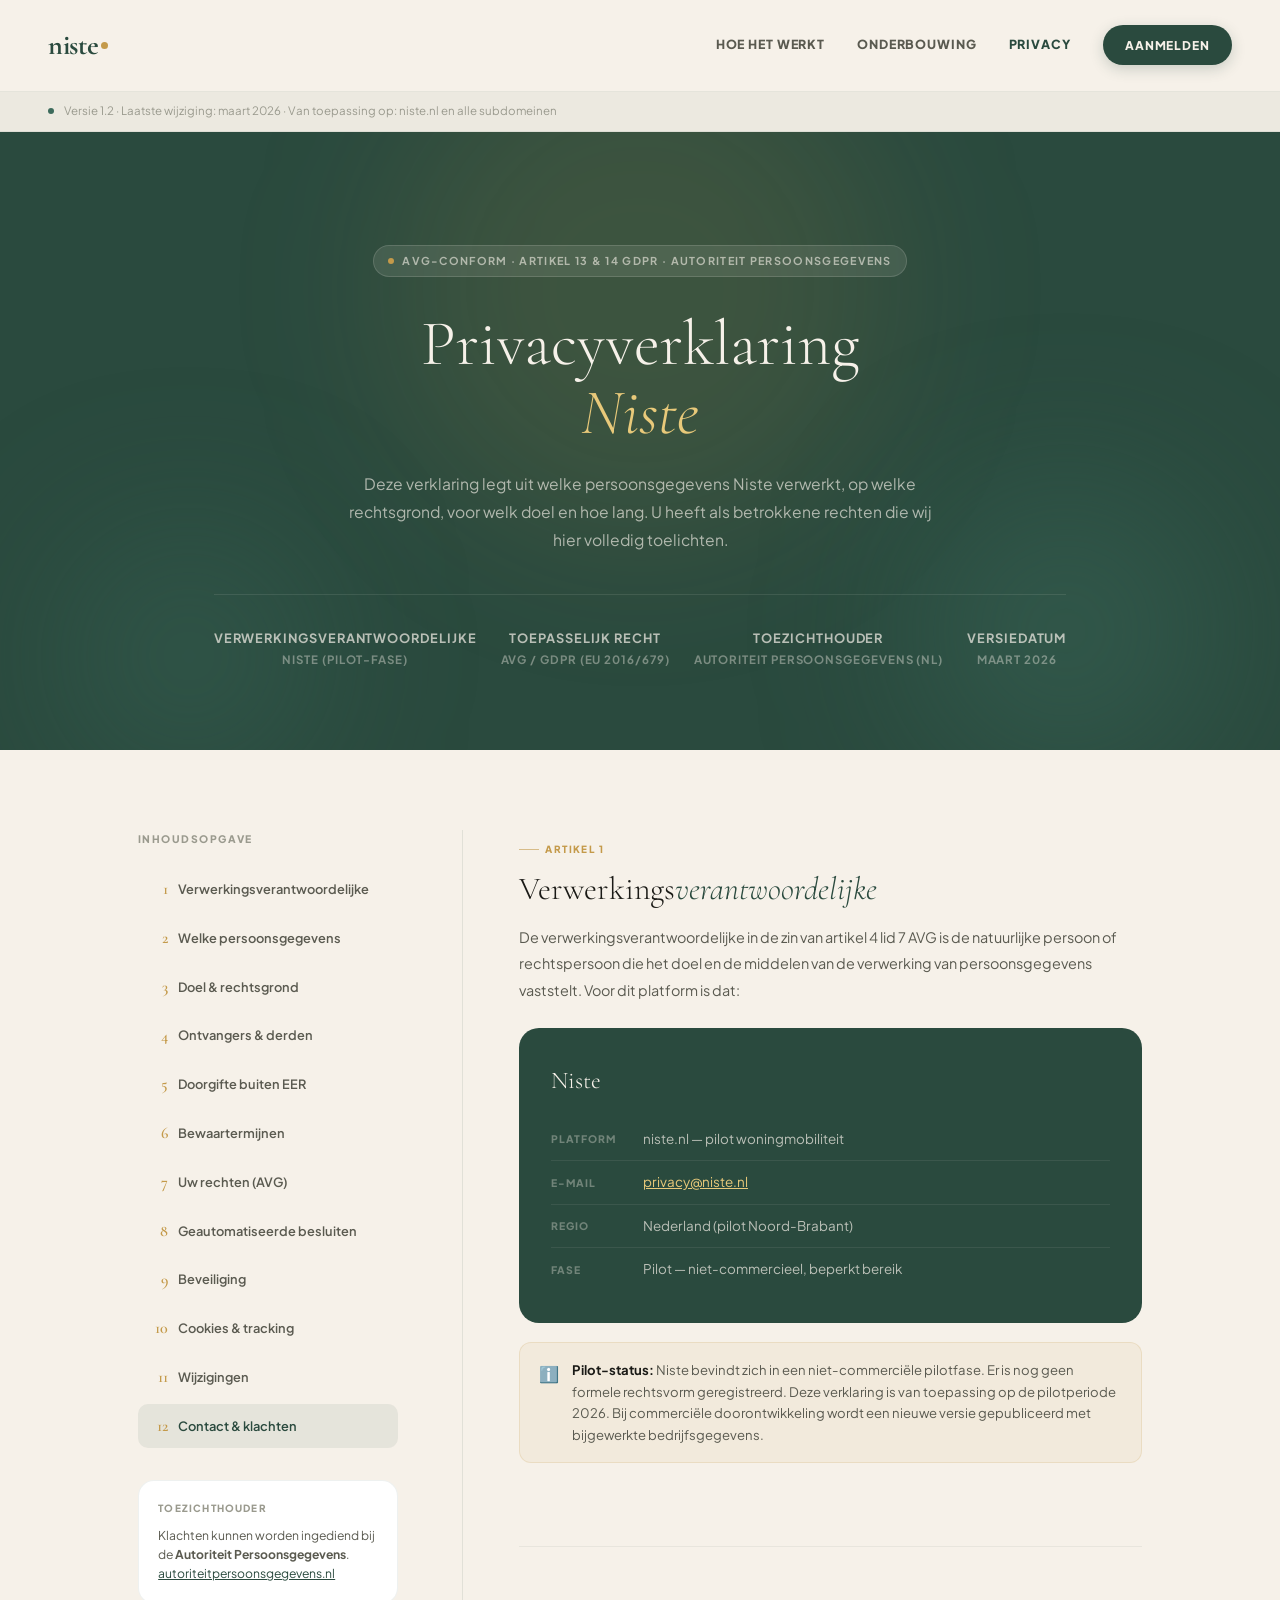
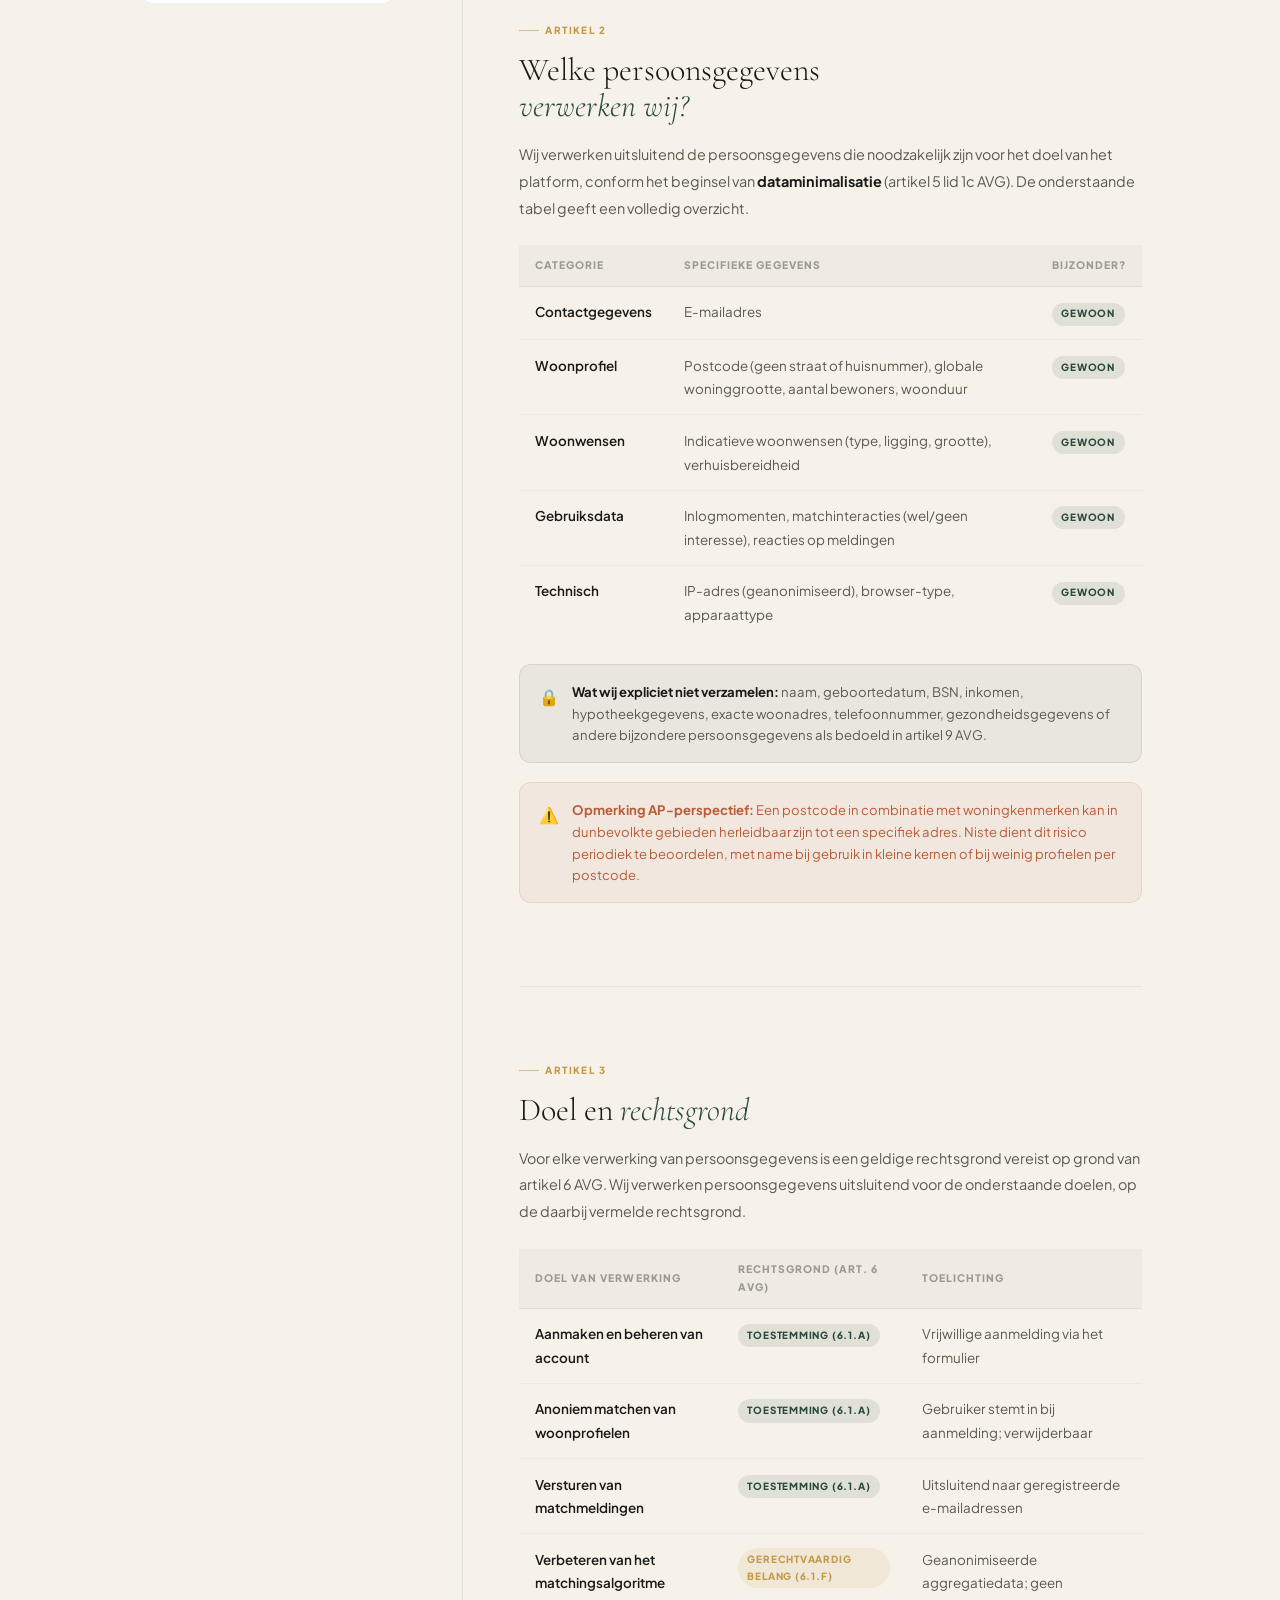
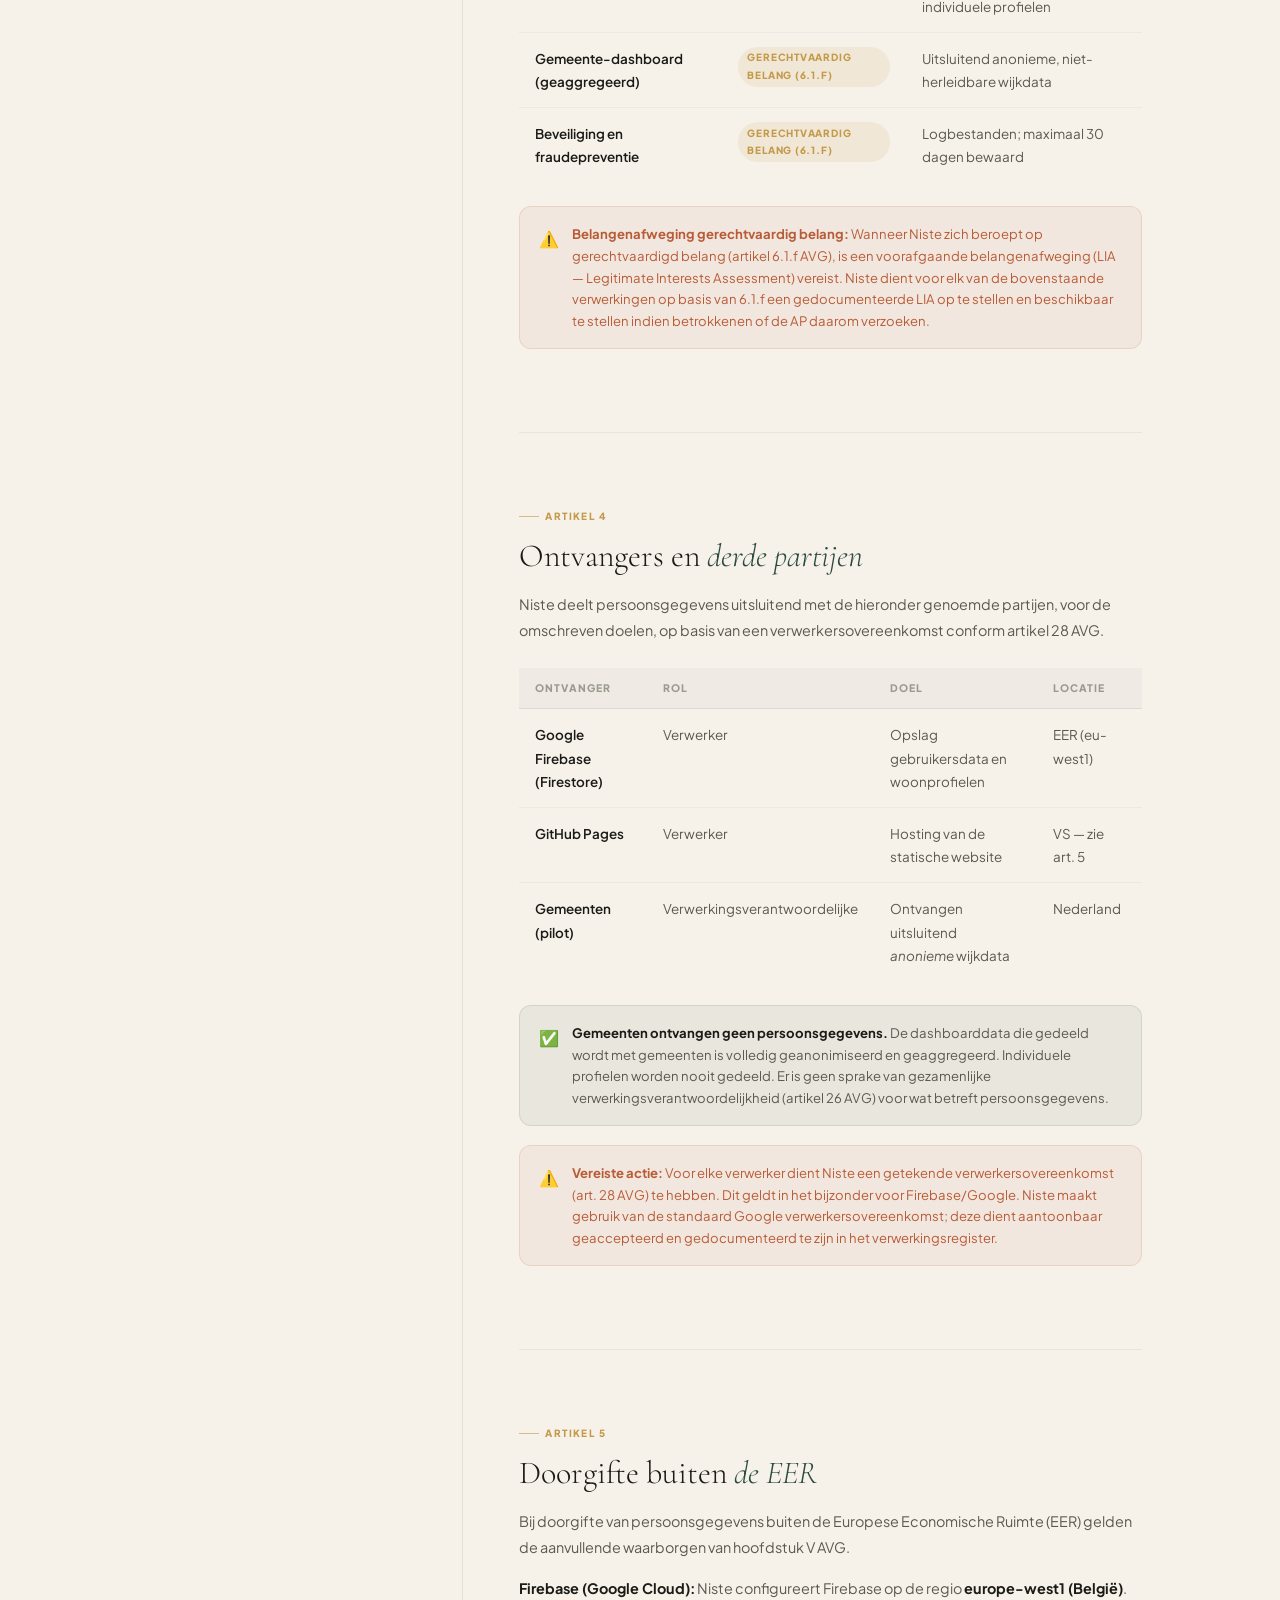
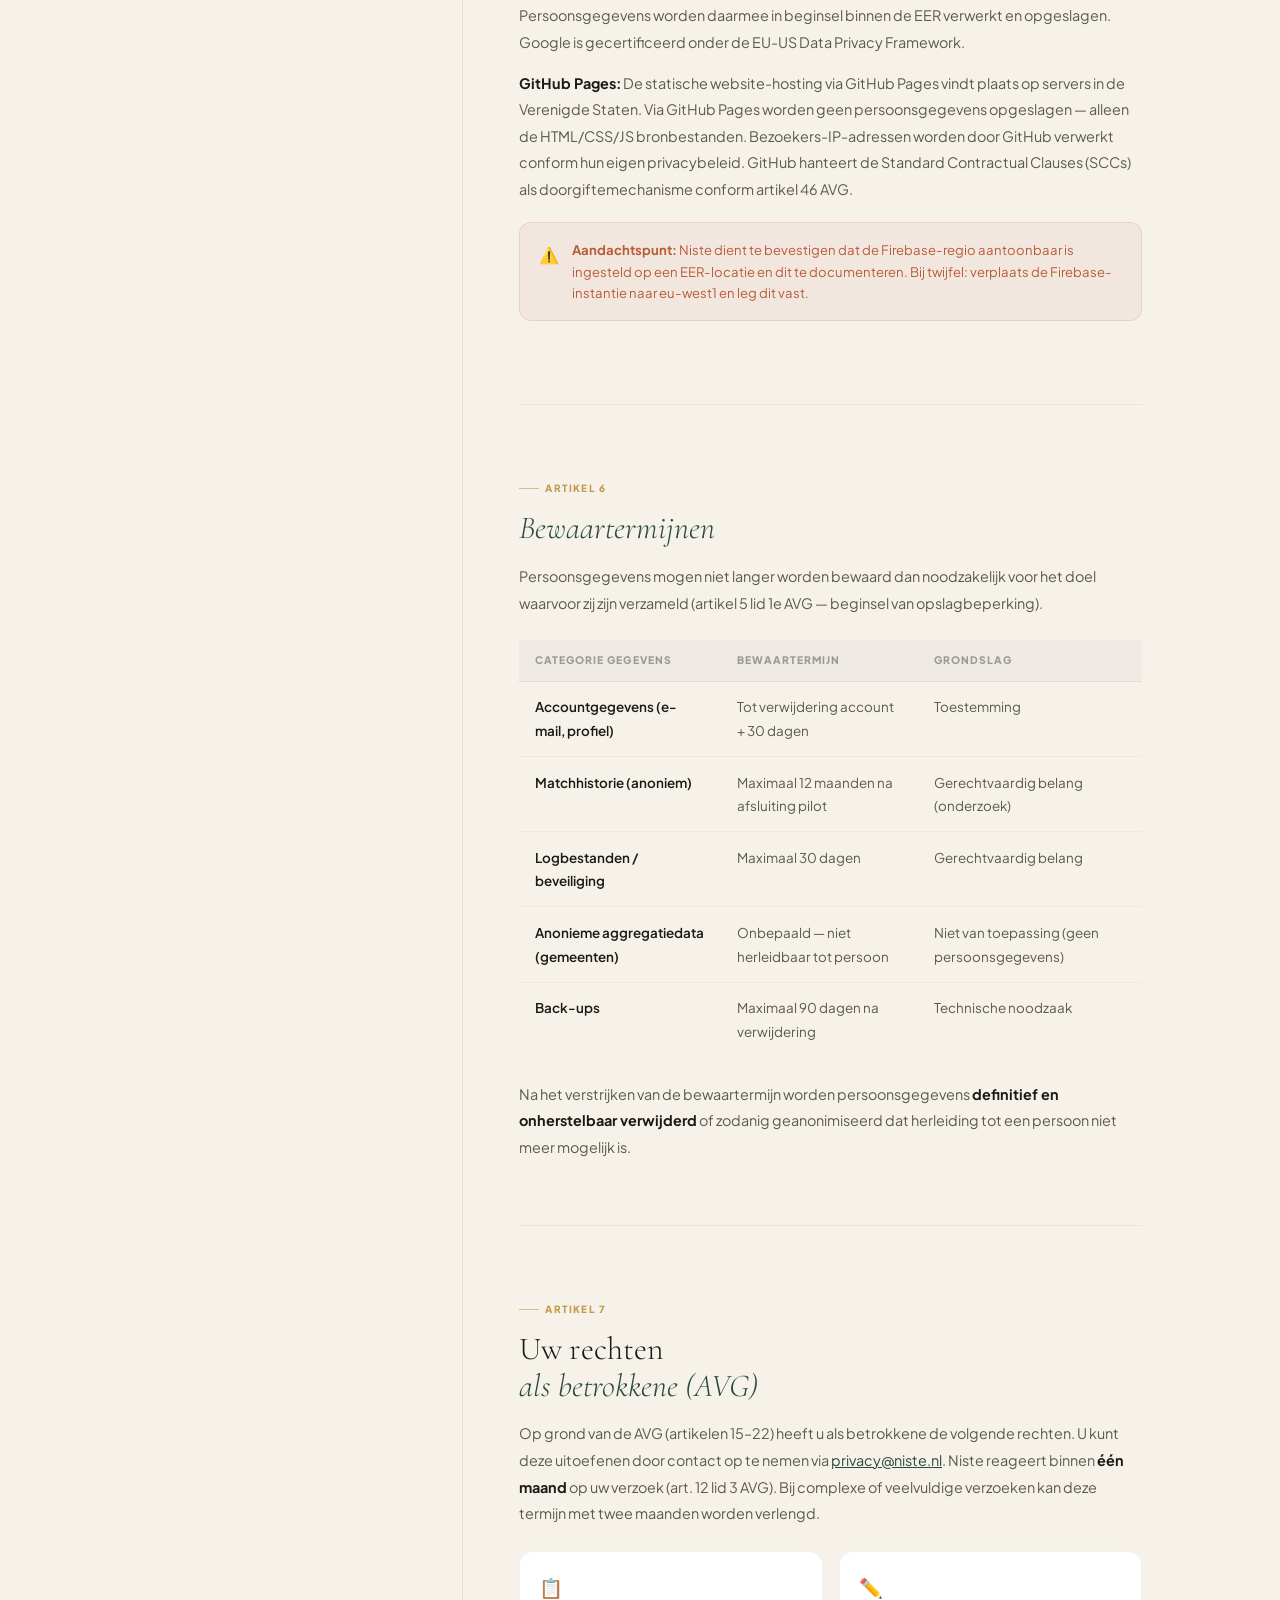
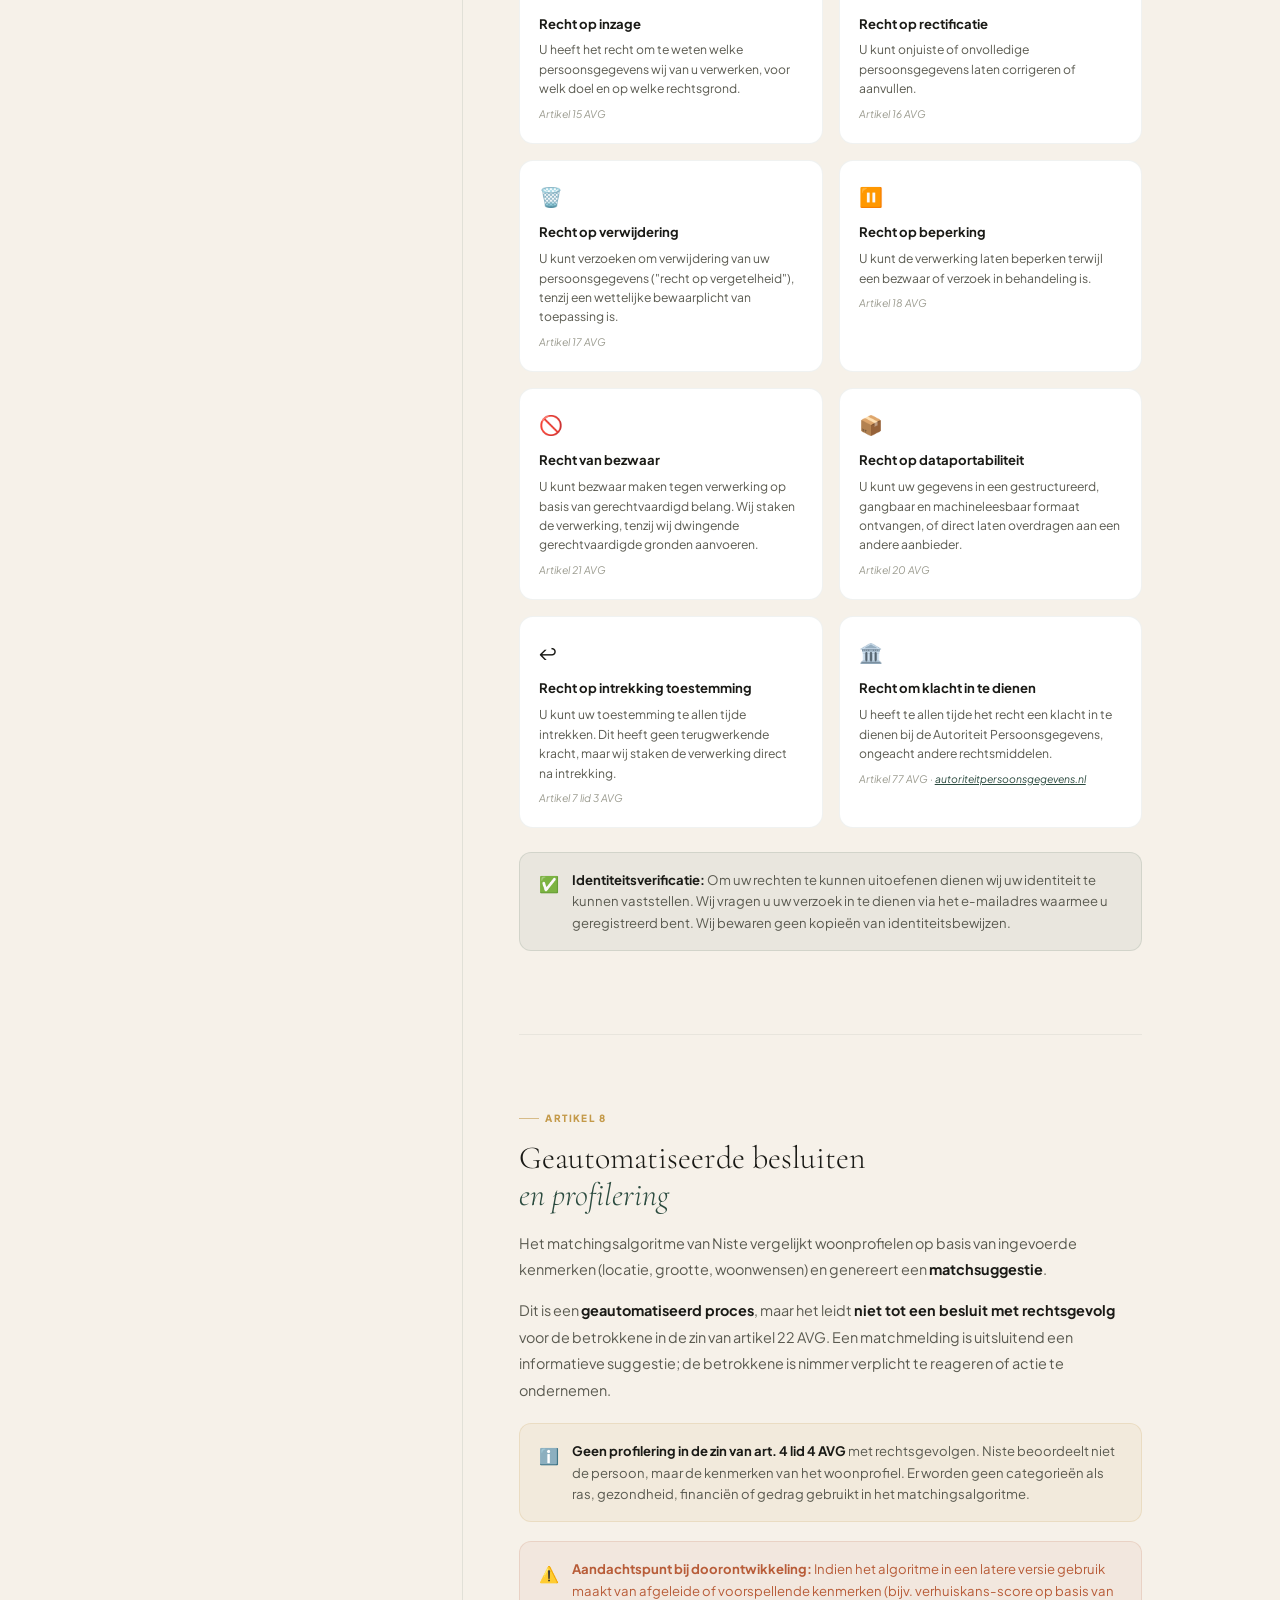
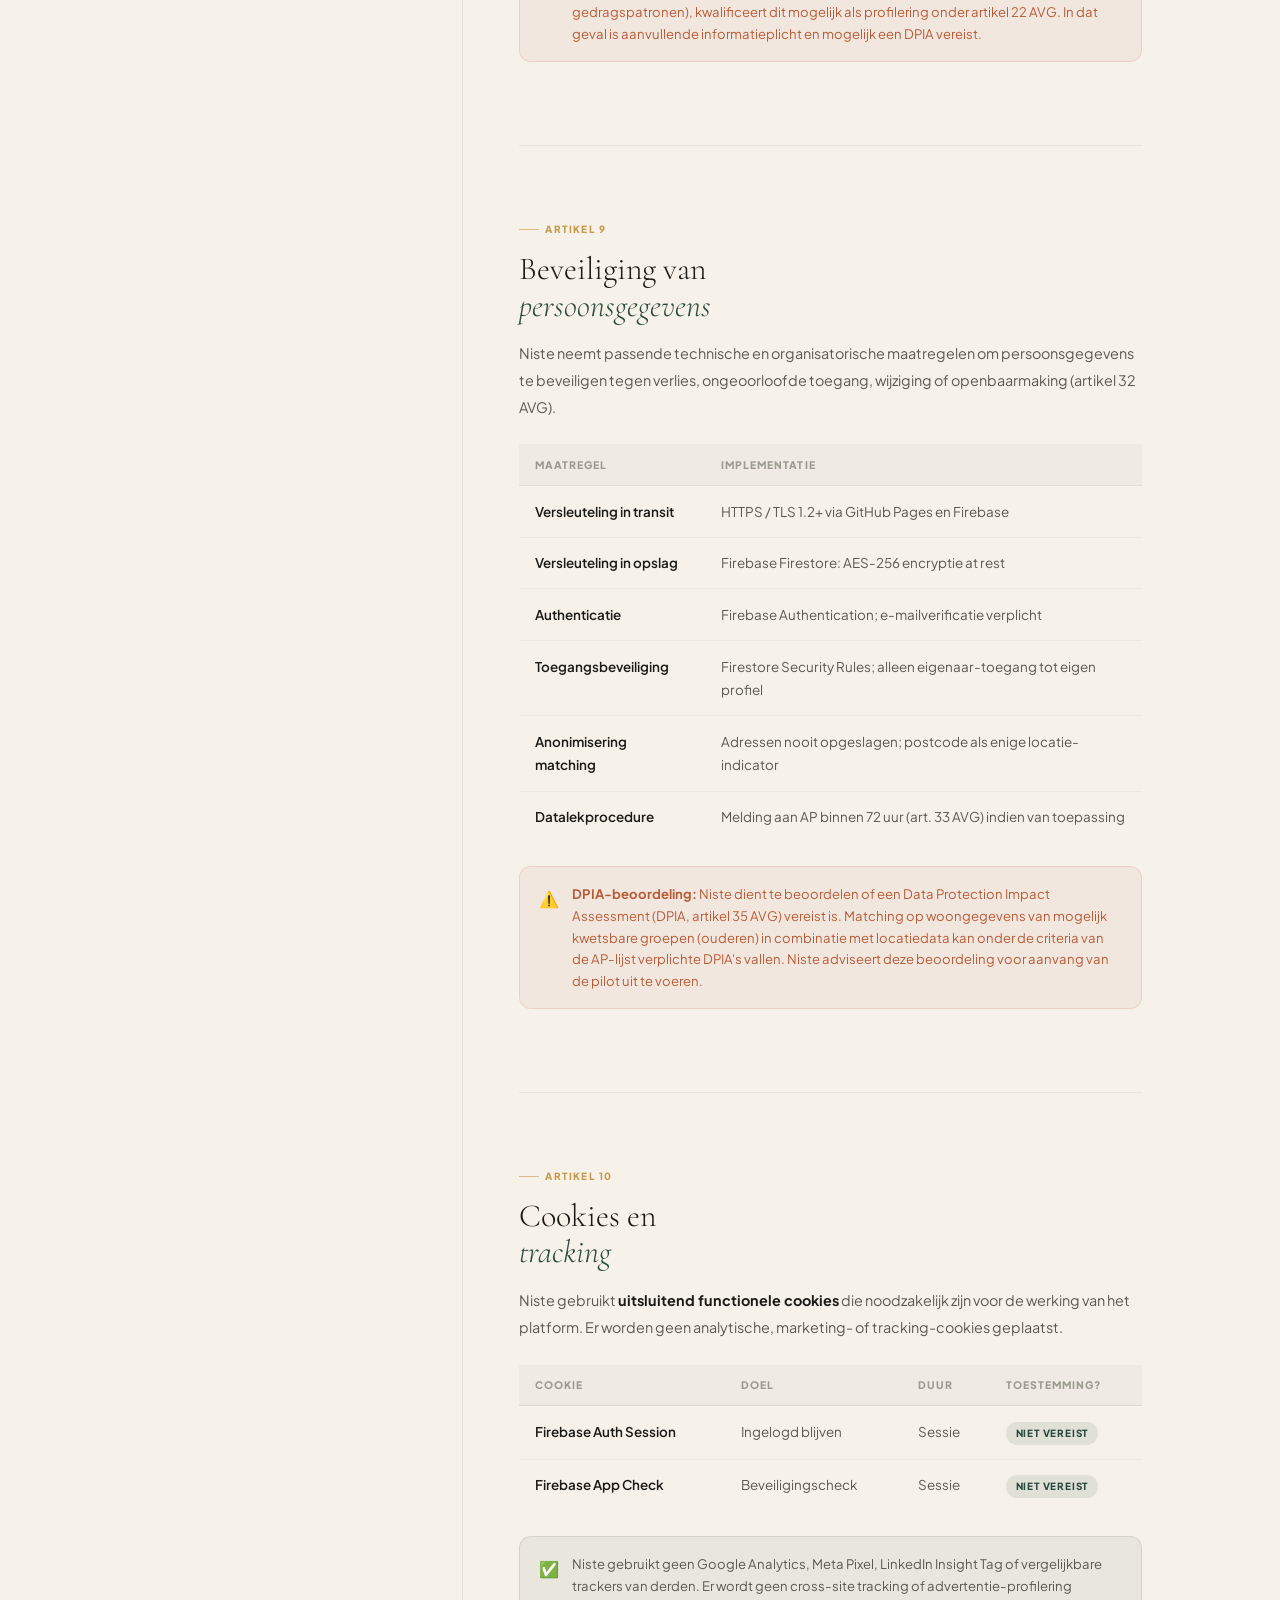
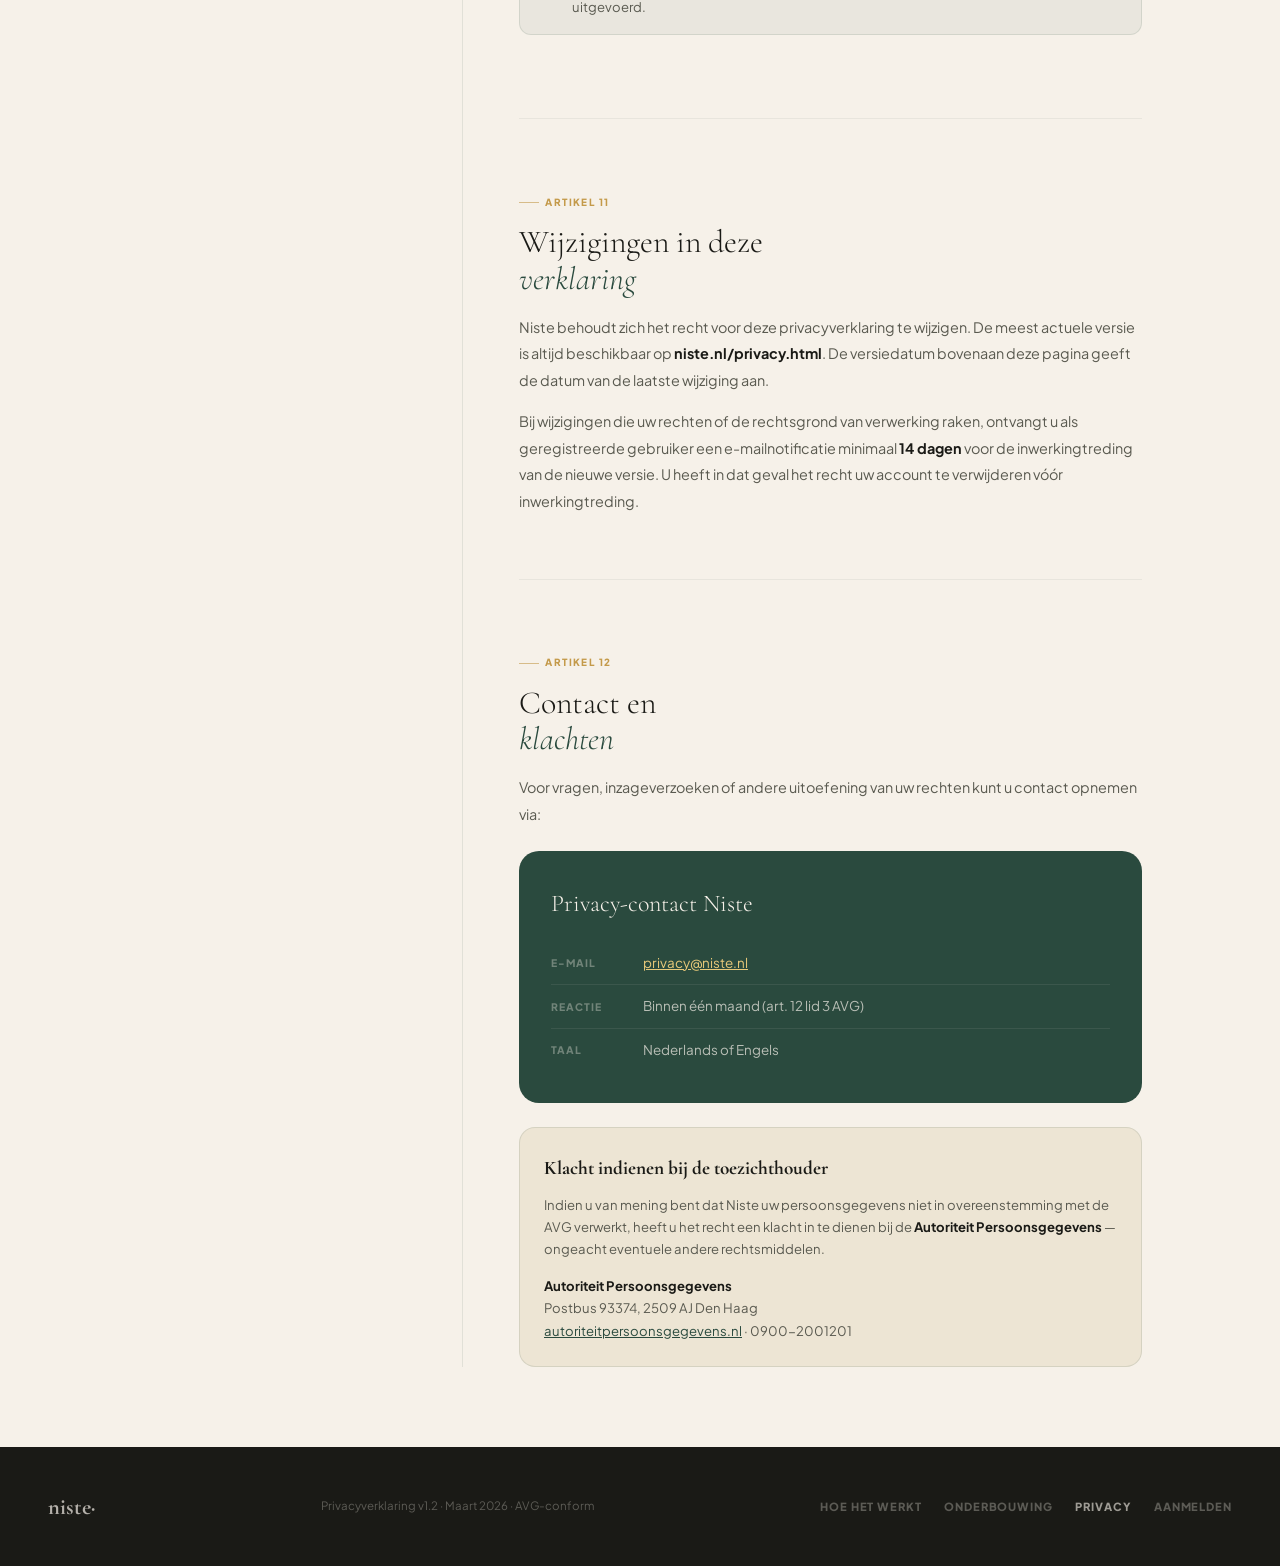
<file: privacy.html>
<!DOCTYPE html>
<html lang="nl">
<head>
  <meta charset="UTF-8">
  <meta name="viewport" content="width=device-width, initial-scale=1.0">
  <title>Privacyverklaring – Niste</title>
  <link rel="preconnect" href="https://fonts.googleapis.com">
  <link rel="preconnect" href="https://fonts.gstatic.com" crossorigin>
  <link href="https://fonts.googleapis.com/css2?family=Cormorant+Garamond:ital,opsz,wght@0,9..144,300;0,9..144,400;0,9..144,600;1,9..144,300;1,9..144,500&family=Plus+Jakarta+Sans:wght@400;500;600;700;800&display=swap" rel="stylesheet">
  <style>
    *, *::before, *::after { box-sizing: border-box; margin: 0; padding: 0; }
    :root {
      --cream:#F6F1E9; --warm:#EDE5D4; --forest:#2A4A3E;
      --moss:#3D6B5C; --gold:#C49A4A; --gold-lt:#E8C97A;
      --rust:#B85C38; --dark:#1A1A16; --mid:#5A5A50; --light:#9A9A8E;
    }
    html { scroll-behavior: smooth; }
    body { font-family:'Plus Jakarta Sans',sans-serif; background:var(--cream); color:var(--dark); line-height:1.75; }

    /* ── HERO ── */
    .hero {
      background: var(--forest);
      padding: 7rem 3rem 5rem;
      position: relative; overflow: hidden; text-align: center;
    }
    .blob { position:absolute; border-radius:50%; filter:blur(80px); pointer-events:none; }
    .blob-1 { width:500px;height:500px;background:rgba(196,154,74,.12);top:-15%;left:50%;transform:translateX(-50%); }
    .blob-2 { width:300px;height:300px;background:rgba(61,107,92,.4);bottom:-5%;right:5%; }
    .blob-3 { width:250px;height:250px;background:rgba(61,107,92,.35);bottom:-5%;left:5%; }
    .hero-pill {
      display:inline-flex;align-items:center;gap:.5rem;
      background:rgba(246,241,233,.1);border:1px solid rgba(246,241,233,.15);
      border-radius:100px;padding:.35rem .9rem;
      font-size:.68rem;font-weight:700;letter-spacing:.12em;text-transform:uppercase;
      color:rgba(246,241,233,.6);margin-bottom:2rem;position:relative;z-index:1;
    }
    .hero-dot { width:6px;height:6px;border-radius:50%;background:var(--gold); }
    .hero h1 {
      font-family:'Cormorant Garamond',serif;
      font-size:clamp(2.4rem,5vw,4.5rem);font-weight:300;line-height:1.08;
      color:var(--cream);max-width:780px;margin:0 auto 1.4rem;position:relative;z-index:1;
    }
    .hero h1 em { font-style:italic;color:var(--gold-lt); }
    .hero-lead {
      font-size:.98rem;line-height:1.8;color:rgba(246,241,233,.65);
      max-width:600px;margin:0 auto 2.5rem;position:relative;z-index:1;
    }
    .hero-meta {
      display:inline-flex;align-items:center;gap:1.5rem;flex-wrap:wrap;justify-content:center;
      position:relative;z-index:1;
      padding-top:2rem;border-top:1px solid rgba(246,241,233,.1);
    }
    .hero-meta-item { font-size:.72rem;font-weight:700;letter-spacing:.08em;text-transform:uppercase;color:rgba(246,241,233,.4); }
    .hero-meta-item strong { color:rgba(246,241,233,.7);display:block;font-size:.8rem; }

    /* ── LAYOUT ── */
    .page-wrap { max-width:1100px;margin:0 auto;padding:5rem 3rem; display:grid;grid-template-columns:260px 1fr;gap:4rem;align-items:start; }

    /* ── TOC ── */
    .toc { position:sticky;top:7rem; }
    .toc-title { font-size:.65rem;font-weight:800;letter-spacing:.14em;text-transform:uppercase;color:var(--light);margin-bottom:1.2rem; }
    .toc-list { list-style:none;display:flex;flex-direction:column;gap:.3rem; }
    .toc-list a {
      display:flex;align-items:center;gap:.65rem;
      text-decoration:none;padding:.5rem .75rem;border-radius:10px;
      font-size:.8rem;font-weight:600;color:var(--mid);
      transition:background .15s,color .15s;
    }
    .toc-list a:hover { background:rgba(42,74,62,.07);color:var(--forest); }
    .toc-list a.active { background:rgba(42,74,62,.08);color:var(--forest); }
    .toc-num { font-family:'Cormorant Garamond',serif;font-size:1rem;font-weight:600;color:var(--gold);width:18px;text-align:right;flex-shrink:0; }

    .toc-ap-box {
      margin-top:2rem;background:white;border:1px solid rgba(42,74,62,.08);
      border-radius:16px;padding:1.2rem;
    }
    .toc-ap-label { font-size:.62rem;font-weight:800;letter-spacing:.12em;text-transform:uppercase;color:var(--light);margin-bottom:.5rem; }
    .toc-ap-text { font-size:.76rem;line-height:1.6;color:var(--mid); }
    .toc-ap-text a { color:var(--forest);text-decoration:underline; }

    /* ── PROSE ── */
    .prose { border-left:1px solid rgba(42,74,62,.1);padding-left:3.5rem; }

    .art { margin-bottom:4rem;padding-bottom:4rem;border-bottom:1px solid rgba(42,74,62,.07); }
    .art:last-child { border-bottom:none;margin-bottom:0;padding-bottom:0; }

    .art-eyebrow {
      display:inline-flex;align-items:center;gap:.4rem;
      font-size:.62rem;font-weight:800;letter-spacing:.14em;text-transform:uppercase;
      color:var(--gold);margin-bottom:.8rem;
    }
    .art-eyebrow-line { width:20px;height:1px;background:var(--gold);opacity:.6; }

    .art h2 {
      font-family:'Cormorant Garamond',serif;
      font-size:clamp(1.6rem,2.5vw,2.2rem);font-weight:300;line-height:1.15;
      color:var(--dark);margin-bottom:1rem;
    }
    .art h2 em { font-style:italic;color:var(--forest); }

    .art p { font-size:.9rem;line-height:1.85;color:var(--mid);margin-bottom:.9rem; }
    .art p:last-child { margin-bottom:0; }
    .art p strong { color:var(--dark);font-weight:700; }

    /* ── DATA TABLE ── */
    .data-table { width:100%;border-collapse:collapse;margin:1.5rem 0; }
    .data-table th {
      text-align:left;padding:.7rem 1rem;
      font-size:.65rem;font-weight:800;letter-spacing:.1em;text-transform:uppercase;
      color:var(--light);border-bottom:1px solid rgba(42,74,62,.1);
      background:rgba(42,74,62,.03);
    }
    .data-table td {
      padding:.85rem 1rem;font-size:.84rem;color:var(--mid);
      border-bottom:1px solid rgba(42,74,62,.05);vertical-align:top;
    }
    .data-table tr:last-child td { border-bottom:none; }
    .data-table tr:hover td { background:rgba(42,74,62,.02); }
    .data-table td:first-child { color:var(--dark);font-weight:600; }

    .badge {
      display:inline-block;border-radius:100px;padding:.18rem .6rem;
      font-size:.62rem;font-weight:800;letter-spacing:.08em;text-transform:uppercase;
    }
    .badge-green { background:rgba(42,74,62,.1);color:var(--forest); }
    .badge-gold  { background:rgba(196,154,74,.12);color:var(--gold); }
    .badge-rust  { background:rgba(184,92,56,.1);color:var(--rust); }

    /* ── RECHTEN GRID ── */
    .rights-grid { display:grid;grid-template-columns:1fr 1fr;gap:1rem;margin:1.5rem 0; }
    .right-card {
      background:white;border:1px solid rgba(42,74,62,.07);border-radius:14px;
      padding:1.2rem;transition:transform .2s,box-shadow .2s;
    }
    .right-card:hover { transform:translateY(-3px);box-shadow:0 8px 24px rgba(42,74,62,.09); }
    .right-icon { font-size:1.2rem;margin-bottom:.5rem; }
    .right-title { font-size:.82rem;font-weight:700;color:var(--dark);margin-bottom:.3rem; }
    .right-body { font-size:.76rem;line-height:1.6;color:var(--mid); }
    .right-ref { font-size:.65rem;color:var(--light);margin-top:.4rem;font-style:italic; }

    /* ── INFO BOX ── */
    .info-box {
      display:flex;gap:.8rem;align-items:flex-start;
      padding:1rem 1.2rem;border-radius:12px;margin:1.2rem 0;
    }
    .info-box.green { background:rgba(42,74,62,.06);border:1px solid rgba(42,74,62,.12); }
    .info-box.gold  { background:rgba(196,154,74,.08);border:1px solid rgba(196,154,74,.18); }
    .info-box.rust  { background:rgba(184,92,56,.06);border:1px solid rgba(184,92,56,.15); }
    .info-icon { font-size:1rem;flex-shrink:0;margin-top:.1rem; }
    .info-text { font-size:.82rem;line-height:1.65;color:var(--mid); }
    .info-text strong { color:var(--dark);font-weight:700; }
    .info-box.rust .info-text { color:var(--rust); }
    .info-box.rust .info-text strong { color:var(--rust); }

    /* ── CONTACT BOX ── */
    .contact-box {
      background:var(--forest);border-radius:20px;padding:2rem;margin-top:1.5rem;
    }
    .contact-box h3 {
      font-family:'Cormorant Garamond',serif;font-size:1.5rem;font-weight:300;
      color:var(--cream);margin-bottom:1rem;
    }
    .contact-row {
      display:flex;gap:.75rem;align-items:flex-start;
      padding:.7rem 0;border-bottom:1px solid rgba(246,241,233,.08);
    }
    .contact-row:last-child { border-bottom:none; }
    .contact-label { font-size:.65rem;font-weight:800;letter-spacing:.1em;text-transform:uppercase;color:rgba(246,241,233,.35);width:80px;flex-shrink:0;padding-top:.1rem; }
    .contact-val { font-size:.84rem;color:rgba(246,241,233,.7);line-height:1.5; }
    .contact-val a { color:var(--gold-lt);text-decoration:underline; }

    /* ── AP BOX ── */
    .ap-box {
      background:var(--warm);border:1px solid rgba(42,74,62,.12);border-radius:16px;
      padding:1.5rem;margin-top:1.5rem;
    }
    .ap-box h4 { font-family:'Cormorant Garamond',serif;font-size:1.2rem;color:var(--dark);margin-bottom:.5rem; }
    .ap-box p  { font-size:.82rem;line-height:1.7;color:var(--mid); }
    .ap-box a  { color:var(--forest);text-decoration:underline; }

    /* ── VERSION BANNER ── */
    .version-banner {
      background:rgba(42,74,62,.05);border-bottom:1px solid rgba(42,74,62,.08);
      padding:.6rem 3rem;display:flex;align-items:center;gap:.6rem;
      font-size:.72rem;color:var(--light);
    }
    .version-dot { width:6px;height:6px;border-radius:50%;background:var(--moss); }

    /* ── FOOTER ── */
    footer { background:var(--dark);padding:2.5rem 3rem;display:flex;align-items:center;justify-content:space-between;gap:1rem;flex-wrap:wrap; }
    .f-logo { font-family:'Cormorant Garamond',serif;font-size:1.4rem;font-weight:700;color:rgba(246,241,233,.7);text-decoration:none; }
    .f-meta { font-size:.72rem;color:rgba(246,241,233,.3);line-height:1.6; }
    .f-nav  { display:flex;gap:1.4rem; }
    .f-nav a { font-size:.7rem;font-weight:800;letter-spacing:.08em;text-transform:uppercase;color:rgba(246,241,233,.3);text-decoration:none;transition:color .2s; }
    .f-nav a:hover,.f-nav a.cur { color:rgba(246,241,233,.6); }

    /* ── RESPONSIVE ── */
    @media(max-width:900px){
      .page-wrap { grid-template-columns:1fr;padding:3rem 1.4rem;gap:0; }
      .toc { display:none; }
      .prose { border-left:none;padding-left:0; }
      .hero { padding:5rem 1.4rem 4rem; }
      .rights-grid { grid-template-columns:1fr; }
      .version-banner { padding:.6rem 1.4rem; }
      footer { padding:2rem 1.4rem; }
      .f-nav { display:none; }
    }
  </style>
</head>
<body>

<div id="nav-root"></div>

<!-- VERSION BANNER -->
<div class="version-banner">
  <span class="version-dot"></span>
  Versie 1.2 · Laatste wijziging: maart 2026 · Van toepassing op: niste.nl en alle subdomeinen
</div>

<!-- HERO -->
<section class="hero">
  <div class="blob blob-1"></div><div class="blob blob-2"></div><div class="blob blob-3"></div>
  <div class="hero-pill"><span class="hero-dot"></span>AVG-conform · Artikel 13 &amp; 14 GDPR · Autoriteit Persoonsgegevens</div>
  <h1>Privacyverklaring<br><em>Niste</em></h1>
  <p class="hero-lead">Deze verklaring legt uit welke persoonsgegevens Niste verwerkt, op welke rechtsgrond, voor welk doel en hoe lang. U heeft als betrokkene rechten die wij hier volledig toelichten.</p>
  <div class="hero-meta">
    <div class="hero-meta-item"><strong>Verwerkingsverantwoordelijke</strong>Niste (pilot-fase)</div>
    <div class="hero-meta-item"><strong>Toepasselijk recht</strong>AVG / GDPR (EU 2016/679)</div>
    <div class="hero-meta-item"><strong>Toezichthouder</strong>Autoriteit Persoonsgegevens (NL)</div>
    <div class="hero-meta-item"><strong>Versiedatum</strong>Maart 2026</div>
  </div>
</section>

<!-- LAYOUT -->
<div class="page-wrap">

  <!-- INHOUDSOPGAVE -->
  <nav class="toc" aria-label="Inhoudsopgave privacy">
    <div class="toc-title">Inhoudsopgave</div>
    <ul class="toc-list">
      <li><a href="#art1"><span class="toc-num">1</span>Verwerkingsverantwoordelijke</a></li>
      <li><a href="#art2"><span class="toc-num">2</span>Welke persoonsgegevens</a></li>
      <li><a href="#art3"><span class="toc-num">3</span>Doel &amp; rechtsgrond</a></li>
      <li><a href="#art4"><span class="toc-num">4</span>Ontvangers &amp; derden</a></li>
      <li><a href="#art5"><span class="toc-num">5</span>Doorgifte buiten EER</a></li>
      <li><a href="#art6"><span class="toc-num">6</span>Bewaartermijnen</a></li>
      <li><a href="#art7"><span class="toc-num">7</span>Uw rechten (AVG)</a></li>
      <li><a href="#art8"><span class="toc-num">8</span>Geautomatiseerde besluiten</a></li>
      <li><a href="#art9"><span class="toc-num">9</span>Beveiliging</a></li>
      <li><a href="#art10"><span class="toc-num">10</span>Cookies &amp; tracking</a></li>
      <li><a href="#art11"><span class="toc-num">11</span>Wijzigingen</a></li>
      <li><a href="#art12"><span class="toc-num">12</span>Contact &amp; klachten</a></li>
    </ul>

    <div class="toc-ap-box">
      <div class="toc-ap-label">Toezichthouder</div>
      <p class="toc-ap-text">Klachten kunnen worden ingediend bij de <strong>Autoriteit Persoonsgegevens</strong>.<br>
      <a href="https://www.autoriteitpersoonsgegevens.nl/nl/contact-met-de-autoriteit-persoonsgegevens/tip-ons" target="_blank" rel="noopener">autoriteitpersoonsgegevens.nl</a></p>
    </div>
  </nav>

  <!-- PROSE -->
  <main class="prose">

    <!-- ART 1 -->
    <article class="art" id="art1">
      <div class="art-eyebrow"><span class="art-eyebrow-line"></span>Artikel 1</div>
      <h2>Verwerkings­<em>verantwoordelijke</em></h2>
      <p>De verwerkingsverantwoordelijke in de zin van artikel 4 lid 7 AVG is de natuurlijke persoon of rechtspersoon die het doel en de middelen van de verwerking van persoonsgegevens vaststelt. Voor dit platform is dat:</p>

      <div class="contact-box">
        <h3>Niste</h3>
        <div class="contact-row"><span class="contact-label">Platform</span><span class="contact-val">niste.nl — pilot woningmobiliteit</span></div>
        <div class="contact-row"><span class="contact-label">E-mail</span><span class="contact-val"><a href="mailto:privacy@niste.nl">privacy@niste.nl</a></span></div>
        <div class="contact-row"><span class="contact-label">Regio</span><span class="contact-val">Nederland (pilot Noord-Brabant)</span></div>
        <div class="contact-row"><span class="contact-label">Fase</span><span class="contact-val">Pilot — niet-commercieel, beperkt bereik</span></div>
      </div>

      <div class="info-box gold" style="margin-top:1.2rem">
        <span class="info-icon">ℹ️</span>
        <span class="info-text"><strong>Pilot-status:</strong> Niste bevindt zich in een niet-commerciële pilotfase. Er is nog geen formele rechtsvorm geregistreerd. Deze verklaring is van toepassing op de pilotperiode 2026. Bij commerciële doorontwikkeling wordt een nieuwe versie gepubliceerd met bijgewerkte bedrijfsgegevens.</span>
      </div>
    </article>

    <!-- ART 2 -->
    <article class="art" id="art2">
      <div class="art-eyebrow"><span class="art-eyebrow-line"></span>Artikel 2</div>
      <h2>Welke persoonsgegevens<br><em>verwerken wij?</em></h2>
      <p>Wij verwerken uitsluitend de persoonsgegevens die noodzakelijk zijn voor het doel van het platform, conform het beginsel van <strong>dataminimalisatie</strong> (artikel 5 lid 1c AVG). De onderstaande tabel geeft een volledig overzicht.</p>

      <table class="data-table">
        <thead>
          <tr>
            <th>Categorie</th>
            <th>Specifieke gegevens</th>
            <th>Bijzonder?</th>
          </tr>
        </thead>
        <tbody>
          <tr>
            <td>Contactgegevens</td>
            <td>E-mailadres</td>
            <td><span class="badge badge-green">Gewoon</span></td>
          </tr>
          <tr>
            <td>Woonprofiel</td>
            <td>Postcode (geen straat of huisnummer), globale woninggrootte, aantal bewoners, woonduur</td>
            <td><span class="badge badge-green">Gewoon</span></td>
          </tr>
          <tr>
            <td>Woonwensen</td>
            <td>Indicatieve woonwensen (type, ligging, grootte), verhuisbereidheid</td>
            <td><span class="badge badge-green">Gewoon</span></td>
          </tr>
          <tr>
            <td>Gebruiksdata</td>
            <td>Inlogmomenten, matchinteracties (wel/geen interesse), reacties op meldingen</td>
            <td><span class="badge badge-green">Gewoon</span></td>
          </tr>
          <tr>
            <td>Technisch</td>
            <td>IP-adres (geanonimiseerd), browser-type, apparaattype</td>
            <td><span class="badge badge-green">Gewoon</span></td>
          </tr>
        </tbody>
      </table>

      <div class="info-box green">
        <span class="info-icon">🔒</span>
        <span class="info-text"><strong>Wat wij expliciet niet verzamelen:</strong> naam, geboortedatum, BSN, inkomen, hypotheekgegevens, exacte woonadres, telefoonnummer, gezondheidsgegevens of andere bijzondere persoonsgegevens als bedoeld in artikel 9 AVG.</span>
      </div>

      <div class="info-box rust">
        <span class="info-icon">⚠️</span>
        <span class="info-text"><strong>Opmerking AP-perspectief:</strong> Een postcode in combinatie met woningkenmerken kan in dunbevolkte gebieden herleidbaar zijn tot een specifiek adres. Niste dient dit risico periodiek te beoordelen, met name bij gebruik in kleine kernen of bij weinig profielen per postcode.</span>
      </div>
    </article>

    <!-- ART 3 -->
    <article class="art" id="art3">
      <div class="art-eyebrow"><span class="art-eyebrow-line"></span>Artikel 3</div>
      <h2>Doel en <em>rechtsgrond</em></h2>
      <p>Voor elke verwerking van persoonsgegevens is een geldige rechtsgrond vereist op grond van artikel 6 AVG. Wij verwerken persoonsgegevens uitsluitend voor de onderstaande doelen, op de daarbij vermelde rechtsgrond.</p>

      <table class="data-table">
        <thead>
          <tr>
            <th>Doel van verwerking</th>
            <th>Rechtsgrond (art. 6 AVG)</th>
            <th>Toelichting</th>
          </tr>
        </thead>
        <tbody>
          <tr>
            <td>Aanmaken en beheren van account</td>
            <td><span class="badge badge-green">Toestemming (6.1.a)</span></td>
            <td>Vrijwillige aanmelding via het formulier</td>
          </tr>
          <tr>
            <td>Anoniem matchen van woonprofielen</td>
            <td><span class="badge badge-green">Toestemming (6.1.a)</span></td>
            <td>Gebruiker stemt in bij aanmelding; verwijderbaar</td>
          </tr>
          <tr>
            <td>Versturen van matchmeldingen</td>
            <td><span class="badge badge-green">Toestemming (6.1.a)</span></td>
            <td>Uitsluitend naar geregistreerde e-mailadressen</td>
          </tr>
          <tr>
            <td>Verbeteren van het matchingsalgoritme</td>
            <td><span class="badge badge-gold">Gerechtvaardig belang (6.1.f)</span></td>
            <td>Geanonimiseerde aggregatiedata; geen individuele profielen</td>
          </tr>
          <tr>
            <td>Gemeente-dashboard (geaggregeerd)</td>
            <td><span class="badge badge-gold">Gerechtvaardig belang (6.1.f)</span></td>
            <td>Uitsluitend anonieme, niet-herleidbare wijkdata</td>
          </tr>
          <tr>
            <td>Beveiliging en fraudepreventie</td>
            <td><span class="badge badge-gold">Gerechtvaardig belang (6.1.f)</span></td>
            <td>Logbestanden; maximaal 30 dagen bewaard</td>
          </tr>
        </tbody>
      </table>

      <div class="info-box rust">
        <span class="info-icon">⚠️</span>
        <span class="info-text"><strong>Belangenafweging gerechtvaardig belang:</strong> Wanneer Niste zich beroept op gerechtvaardigd belang (artikel 6.1.f AVG), is een voorafgaande belangenafweging (LIA — Legitimate Interests Assessment) vereist. Niste dient voor elk van de bovenstaande verwerkingen op basis van 6.1.f een gedocumenteerde LIA op te stellen en beschikbaar te stellen indien betrokkenen of de AP daarom verzoeken.</span>
      </div>
    </article>

    <!-- ART 4 -->
    <article class="art" id="art4">
      <div class="art-eyebrow"><span class="art-eyebrow-line"></span>Artikel 4</div>
      <h2>Ontvangers en <em>derde partijen</em></h2>
      <p>Niste deelt persoonsgegevens uitsluitend met de hieronder genoemde partijen, voor de omschreven doelen, op basis van een verwerkersovereenkomst conform artikel 28 AVG.</p>

      <table class="data-table">
        <thead>
          <tr>
            <th>Ontvanger</th>
            <th>Rol</th>
            <th>Doel</th>
            <th>Locatie</th>
          </tr>
        </thead>
        <tbody>
          <tr>
            <td>Google Firebase (Firestore)</td>
            <td>Verwerker</td>
            <td>Opslag gebruikersdata en woonprofielen</td>
            <td>EER (eu-west1)</td>
          </tr>
          <tr>
            <td>GitHub Pages</td>
            <td>Verwerker</td>
            <td>Hosting van de statische website</td>
            <td>VS — zie art. 5</td>
          </tr>
          <tr>
            <td>Gemeenten (pilot)</td>
            <td>Verwerkingsverantwoordelijke</td>
            <td>Ontvangen uitsluitend <em>anonieme</em> wijkdata</td>
            <td>Nederland</td>
          </tr>
        </tbody>
      </table>

      <div class="info-box green">
        <span class="info-icon">✅</span>
        <span class="info-text"><strong>Gemeenten ontvangen geen persoonsgegevens.</strong> De dashboarddata die gedeeld wordt met gemeenten is volledig geanonimiseerd en geaggregeerd. Individuele profielen worden nooit gedeeld. Er is geen sprake van gezamenlijke verwerkingsverantwoordelijkheid (artikel 26 AVG) voor wat betreft persoonsgegevens.</span>
      </div>

      <div class="info-box rust">
        <span class="info-icon">⚠️</span>
        <span class="info-text"><strong>Vereiste actie:</strong> Voor elke verwerker dient Niste een getekende verwerkersovereenkomst (art. 28 AVG) te hebben. Dit geldt in het bijzonder voor Firebase/Google. Niste maakt gebruik van de standaard Google verwerkersovereenkomst; deze dient aantoonbaar geaccepteerd en gedocumenteerd te zijn in het verwerkingsregister.</span>
      </div>
    </article>

    <!-- ART 5 -->
    <article class="art" id="art5">
      <div class="art-eyebrow"><span class="art-eyebrow-line"></span>Artikel 5</div>
      <h2>Doorgifte buiten <em>de EER</em></h2>
      <p>Bij doorgifte van persoonsgegevens buiten de Europese Economische Ruimte (EER) gelden de aanvullende waarborgen van hoofdstuk V AVG.</p>
      <p><strong>Firebase (Google Cloud):</strong> Niste configureert Firebase op de regio <strong>europe-west1 (België)</strong>. Persoonsgegevens worden daarmee in beginsel binnen de EER verwerkt en opgeslagen. Google is gecertificeerd onder de EU-US Data Privacy Framework.</p>
      <p><strong>GitHub Pages:</strong> De statische website-hosting via GitHub Pages vindt plaats op servers in de Verenigde Staten. Via GitHub Pages worden geen persoonsgegevens opgeslagen — alleen de HTML/CSS/JS bronbestanden. Bezoekers-IP-adressen worden door GitHub verwerkt conform hun eigen privacybeleid. GitHub hanteert de Standard Contractual Clauses (SCCs) als doorgiftemechanisme conform artikel 46 AVG.</p>

      <div class="info-box rust">
        <span class="info-icon">⚠️</span>
        <span class="info-text"><strong>Aandachtspunt:</strong> Niste dient te bevestigen dat de Firebase-regio aantoonbaar is ingesteld op een EER-locatie en dit te documenteren. Bij twijfel: verplaats de Firebase-instantie naar eu-west1 en leg dit vast.</span>
      </div>
    </article>

    <!-- ART 6 -->
    <article class="art" id="art6">
      <div class="art-eyebrow"><span class="art-eyebrow-line"></span>Artikel 6</div>
      <h2><em>Bewaartermijnen</em></h2>
      <p>Persoonsgegevens mogen niet langer worden bewaard dan noodzakelijk voor het doel waarvoor zij zijn verzameld (artikel 5 lid 1e AVG — beginsel van opslagbeperking).</p>

      <table class="data-table">
        <thead>
          <tr>
            <th>Categorie gegevens</th>
            <th>Bewaartermijn</th>
            <th>Grondslag</th>
          </tr>
        </thead>
        <tbody>
          <tr>
            <td>Accountgegevens (e-mail, profiel)</td>
            <td>Tot verwijdering account + 30 dagen</td>
            <td>Toestemming</td>
          </tr>
          <tr>
            <td>Matchhistorie (anoniem)</td>
            <td>Maximaal 12 maanden na afsluiting pilot</td>
            <td>Gerechtvaardig belang (onderzoek)</td>
          </tr>
          <tr>
            <td>Logbestanden / beveiliging</td>
            <td>Maximaal 30 dagen</td>
            <td>Gerechtvaardig belang</td>
          </tr>
          <tr>
            <td>Anonieme aggregatiedata (gemeenten)</td>
            <td>Onbepaald — niet herleidbaar tot persoon</td>
            <td>Niet van toepassing (geen persoonsgegevens)</td>
          </tr>
          <tr>
            <td>Back-ups</td>
            <td>Maximaal 90 dagen na verwijdering</td>
            <td>Technische noodzaak</td>
          </tr>
        </tbody>
      </table>

      <p>Na het verstrijken van de bewaartermijn worden persoonsgegevens <strong>definitief en onherstelbaar verwijderd</strong> of zodanig geanonimiseerd dat herleiding tot een persoon niet meer mogelijk is.</p>
    </article>

    <!-- ART 7 -->
    <article class="art" id="art7">
      <div class="art-eyebrow"><span class="art-eyebrow-line"></span>Artikel 7</div>
      <h2>Uw rechten<br><em>als betrokkene (AVG)</em></h2>
      <p>Op grond van de AVG (artikelen 15–22) heeft u als betrokkene de volgende rechten. U kunt deze uitoefenen door contact op te nemen via <a href="mailto:privacy@niste.nl" style="color:var(--forest)">privacy@niste.nl</a>. Niste reageert binnen <strong>één maand</strong> op uw verzoek (art. 12 lid 3 AVG). Bij complexe of veelvuldige verzoeken kan deze termijn met twee maanden worden verlengd.</p>

      <div class="rights-grid">
        <div class="right-card">
          <div class="right-icon">📋</div>
          <div class="right-title">Recht op inzage</div>
          <div class="right-body">U heeft het recht om te weten welke persoonsgegevens wij van u verwerken, voor welk doel en op welke rechtsgrond.</div>
          <div class="right-ref">Artikel 15 AVG</div>
        </div>
        <div class="right-card">
          <div class="right-icon">✏️</div>
          <div class="right-title">Recht op rectificatie</div>
          <div class="right-body">U kunt onjuiste of onvolledige persoonsgegevens laten corrigeren of aanvullen.</div>
          <div class="right-ref">Artikel 16 AVG</div>
        </div>
        <div class="right-card">
          <div class="right-icon">🗑️</div>
          <div class="right-title">Recht op verwijdering</div>
          <div class="right-body">U kunt verzoeken om verwijdering van uw persoonsgegevens ("recht op vergetelheid"), tenzij een wettelijke bewaarplicht van toepassing is.</div>
          <div class="right-ref">Artikel 17 AVG</div>
        </div>
        <div class="right-card">
          <div class="right-icon">⏸️</div>
          <div class="right-title">Recht op beperking</div>
          <div class="right-body">U kunt de verwerking laten beperken terwijl een bezwaar of verzoek in behandeling is.</div>
          <div class="right-ref">Artikel 18 AVG</div>
        </div>
        <div class="right-card">
          <div class="right-icon">🚫</div>
          <div class="right-title">Recht van bezwaar</div>
          <div class="right-body">U kunt bezwaar maken tegen verwerking op basis van gerechtvaardigd belang. Wij staken de verwerking, tenzij wij dwingende gerechtvaardigde gronden aanvoeren.</div>
          <div class="right-ref">Artikel 21 AVG</div>
        </div>
        <div class="right-card">
          <div class="right-icon">📦</div>
          <div class="right-title">Recht op dataportabiliteit</div>
          <div class="right-body">U kunt uw gegevens in een gestructureerd, gangbaar en machineleesbaar formaat ontvangen, of direct laten overdragen aan een andere aanbieder.</div>
          <div class="right-ref">Artikel 20 AVG</div>
        </div>
        <div class="right-card">
          <div class="right-icon">↩️</div>
          <div class="right-title">Recht op intrekking toestemming</div>
          <div class="right-body">U kunt uw toestemming te allen tijde intrekken. Dit heeft geen terugwerkende kracht, maar wij staken de verwerking direct na intrekking.</div>
          <div class="right-ref">Artikel 7 lid 3 AVG</div>
        </div>
        <div class="right-card">
          <div class="right-icon">🏛️</div>
          <div class="right-title">Recht om klacht in te dienen</div>
          <div class="right-body">U heeft te allen tijde het recht een klacht in te dienen bij de Autoriteit Persoonsgegevens, ongeacht andere rechtsmiddelen.</div>
          <div class="right-ref">Artikel 77 AVG · <a href="https://www.autoriteitpersoonsgegevens.nl" target="_blank" rel="noopener" style="color:var(--forest)">autoriteitpersoonsgegevens.nl</a></div>
        </div>
      </div>

      <div class="info-box green" style="margin-top:1.5rem">
        <span class="info-icon">✅</span>
        <span class="info-text"><strong>Identiteitsverificatie:</strong> Om uw rechten te kunnen uitoefenen dienen wij uw identiteit te kunnen vaststellen. Wij vragen u uw verzoek in te dienen via het e-mailadres waarmee u geregistreerd bent. Wij bewaren geen kopieën van identiteitsbewijzen.</span>
      </div>
    </article>

    <!-- ART 8 -->
    <article class="art" id="art8">
      <div class="art-eyebrow"><span class="art-eyebrow-line"></span>Artikel 8</div>
      <h2>Geautomatiseerde besluiten<br><em>en profilering</em></h2>
      <p>Het matchingsalgoritme van Niste vergelijkt woonprofielen op basis van ingevoerde kenmerken (locatie, grootte, woonwensen) en genereert een <strong>matchsuggestie</strong>.</p>
      <p>Dit is een <strong>geautomatiseerd proces</strong>, maar het leidt <strong>niet tot een besluit met rechtsgevolg</strong> voor de betrokkene in de zin van artikel 22 AVG. Een matchmelding is uitsluitend een informatieve suggestie; de betrokkene is nimmer verplicht te reageren of actie te ondernemen.</p>

      <div class="info-box gold">
        <span class="info-icon">ℹ️</span>
        <span class="info-text"><strong>Geen profilering in de zin van art. 4 lid 4 AVG</strong> met rechtsgevolgen. Niste beoordeelt niet de persoon, maar de kenmerken van het woonprofiel. Er worden geen categorieën als ras, gezondheid, financiën of gedrag gebruikt in het matchingsalgoritme.</span>
      </div>

      <div class="info-box rust">
        <span class="info-icon">⚠️</span>
        <span class="info-text"><strong>Aandachtspunt bij doorontwikkeling:</strong> Indien het algoritme in een latere versie gebruik maakt van afgeleide of voorspellende kenmerken (bijv. verhuiskans-score op basis van gedragspatronen), kwalificeert dit mogelijk als profilering onder artikel 22 AVG. In dat geval is aanvullende informatieplicht en mogelijk een DPIA vereist.</span>
      </div>
    </article>

    <!-- ART 9 -->
    <article class="art" id="art9">
      <div class="art-eyebrow"><span class="art-eyebrow-line"></span>Artikel 9</div>
      <h2>Beveiliging van<br><em>persoonsgegevens</em></h2>
      <p>Niste neemt passende technische en organisatorische maatregelen om persoonsgegevens te beveiligen tegen verlies, ongeoorloofde toegang, wijziging of openbaarmaking (artikel 32 AVG).</p>

      <table class="data-table">
        <thead><tr><th>Maatregel</th><th>Implementatie</th></tr></thead>
        <tbody>
          <tr><td>Versleuteling in transit</td><td>HTTPS / TLS 1.2+ via GitHub Pages en Firebase</td></tr>
          <tr><td>Versleuteling in opslag</td><td>Firebase Firestore: AES-256 encryptie at rest</td></tr>
          <tr><td>Authenticatie</td><td>Firebase Authentication; e-mailverificatie verplicht</td></tr>
          <tr><td>Toegangsbeveiliging</td><td>Firestore Security Rules; alleen eigenaar-toegang tot eigen profiel</td></tr>
          <tr><td>Anonimisering matching</td><td>Adressen nooit opgeslagen; postcode als enige locatie-indicator</td></tr>
          <tr><td>Datalekprocedure</td><td>Melding aan AP binnen 72 uur (art. 33 AVG) indien van toepassing</td></tr>
        </tbody>
      </table>

      <div class="info-box rust">
        <span class="info-icon">⚠️</span>
        <span class="info-text"><strong>DPIA-beoordeling:</strong> Niste dient te beoordelen of een Data Protection Impact Assessment (DPIA, artikel 35 AVG) vereist is. Matching op woongegevens van mogelijk kwetsbare groepen (ouderen) in combinatie met locatiedata kan onder de criteria van de AP-lijst verplichte DPIA's vallen. Niste adviseert deze beoordeling voor aanvang van de pilot uit te voeren.</span>
      </div>
    </article>

    <!-- ART 10 -->
    <article class="art" id="art10">
      <div class="art-eyebrow"><span class="art-eyebrow-line"></span>Artikel 10</div>
      <h2>Cookies en<br><em>tracking</em></h2>
      <p>Niste gebruikt <strong>uitsluitend functionele cookies</strong> die noodzakelijk zijn voor de werking van het platform. Er worden geen analytische, marketing- of tracking-cookies geplaatst.</p>

      <table class="data-table">
        <thead><tr><th>Cookie</th><th>Doel</th><th>Duur</th><th>Toestemming?</th></tr></thead>
        <tbody>
          <tr><td>Firebase Auth Session</td><td>Ingelogd blijven</td><td>Sessie</td><td><span class="badge badge-green">Niet vereist</span></td></tr>
          <tr><td>Firebase App Check</td><td>Beveiligingscheck</td><td>Sessie</td><td><span class="badge badge-green">Niet vereist</span></td></tr>
        </tbody>
      </table>

      <div class="info-box green">
        <span class="info-icon">✅</span>
        <span class="info-text">Niste gebruikt geen Google Analytics, Meta Pixel, LinkedIn Insight Tag of vergelijkbare trackers van derden. Er wordt geen cross-site tracking of advertentie-profilering uitgevoerd.</span>
      </div>
    </article>

    <!-- ART 11 -->
    <article class="art" id="art11">
      <div class="art-eyebrow"><span class="art-eyebrow-line"></span>Artikel 11</div>
      <h2>Wijzigingen in deze<br><em>verklaring</em></h2>
      <p>Niste behoudt zich het recht voor deze privacyverklaring te wijzigen. De meest actuele versie is altijd beschikbaar op <strong>niste.nl/privacy.html</strong>. De versiedatum bovenaan deze pagina geeft de datum van de laatste wijziging aan.</p>
      <p>Bij wijzigingen die uw rechten of de rechtsgrond van verwerking raken, ontvangt u als geregistreerde gebruiker een e-mailnotificatie minimaal <strong>14 dagen</strong> voor de inwerkingtreding van de nieuwe versie. U heeft in dat geval het recht uw account te verwijderen vóór inwerkingtreding.</p>
    </article>

    <!-- ART 12 -->
    <article class="art" id="art12">
      <div class="art-eyebrow"><span class="art-eyebrow-line"></span>Artikel 12</div>
      <h2>Contact en<br><em>klachten</em></h2>
      <p>Voor vragen, inzageverzoeken of andere uitoefening van uw rechten kunt u contact opnemen via:</p>

      <div class="contact-box">
        <h3>Privacy-contact Niste</h3>
        <div class="contact-row"><span class="contact-label">E-mail</span><span class="contact-val"><a href="mailto:privacy@niste.nl">privacy@niste.nl</a></span></div>
        <div class="contact-row"><span class="contact-label">Reactie</span><span class="contact-val">Binnen één maand (art. 12 lid 3 AVG)</span></div>
        <div class="contact-row"><span class="contact-label">Taal</span><span class="contact-val">Nederlands of Engels</span></div>
      </div>

      <div class="ap-box">
        <h4>Klacht indienen bij de toezichthouder</h4>
        <p>Indien u van mening bent dat Niste uw persoonsgegevens niet in overeenstemming met de AVG verwerkt, heeft u het recht een klacht in te dienen bij de <strong>Autoriteit Persoonsgegevens</strong> — ongeacht eventuele andere rechtsmiddelen.</p>
        <p style="margin-top:.6rem"><strong>Autoriteit Persoonsgegevens</strong><br>
        Postbus 93374, 2509 AJ Den Haag<br>
        <a href="https://www.autoriteitpersoonsgegevens.nl/nl/contact-met-de-autoriteit-persoonsgegevens/tip-ons" target="_blank" rel="noopener">autoriteitpersoonsgegevens.nl</a> · 0900-2001201</p>
      </div>
    </article>

  </main>
</div>

<!-- FOOTER -->
<footer>
  <a href="index.html" class="f-logo">niste·</a>
  <p class="f-meta">Privacyverklaring v1.2 · Maart 2026 · AVG-conform</p>
  <nav class="f-nav">
    <a href="index.html">Hoe het werkt</a>
    <a href="onderbouwing.html">Onderbouwing</a>
    <a href="privacy.html" class="cur">Privacy</a>
    <a href="aanmelden.html">Aanmelden</a>
  </nav>
</footer>

<script src="nav.js"></script>

<!-- TOC active state on scroll -->
<script>
  const arts = document.querySelectorAll('.art[id]');
  const links = document.querySelectorAll('.toc-list a');
  const obs = new IntersectionObserver(entries => {
    entries.forEach(e => {
      if (e.isIntersecting) {
        links.forEach(l => l.classList.remove('active'));
        const active = document.querySelector('.toc-list a[href="#'+e.target.id+'"]');
        if (active) active.classList.add('active');
      }
    });
  }, { rootMargin:'-20% 0px -70% 0px' });
  arts.forEach(a => obs.observe(a));
</script>

</body>
</html>
</file>
